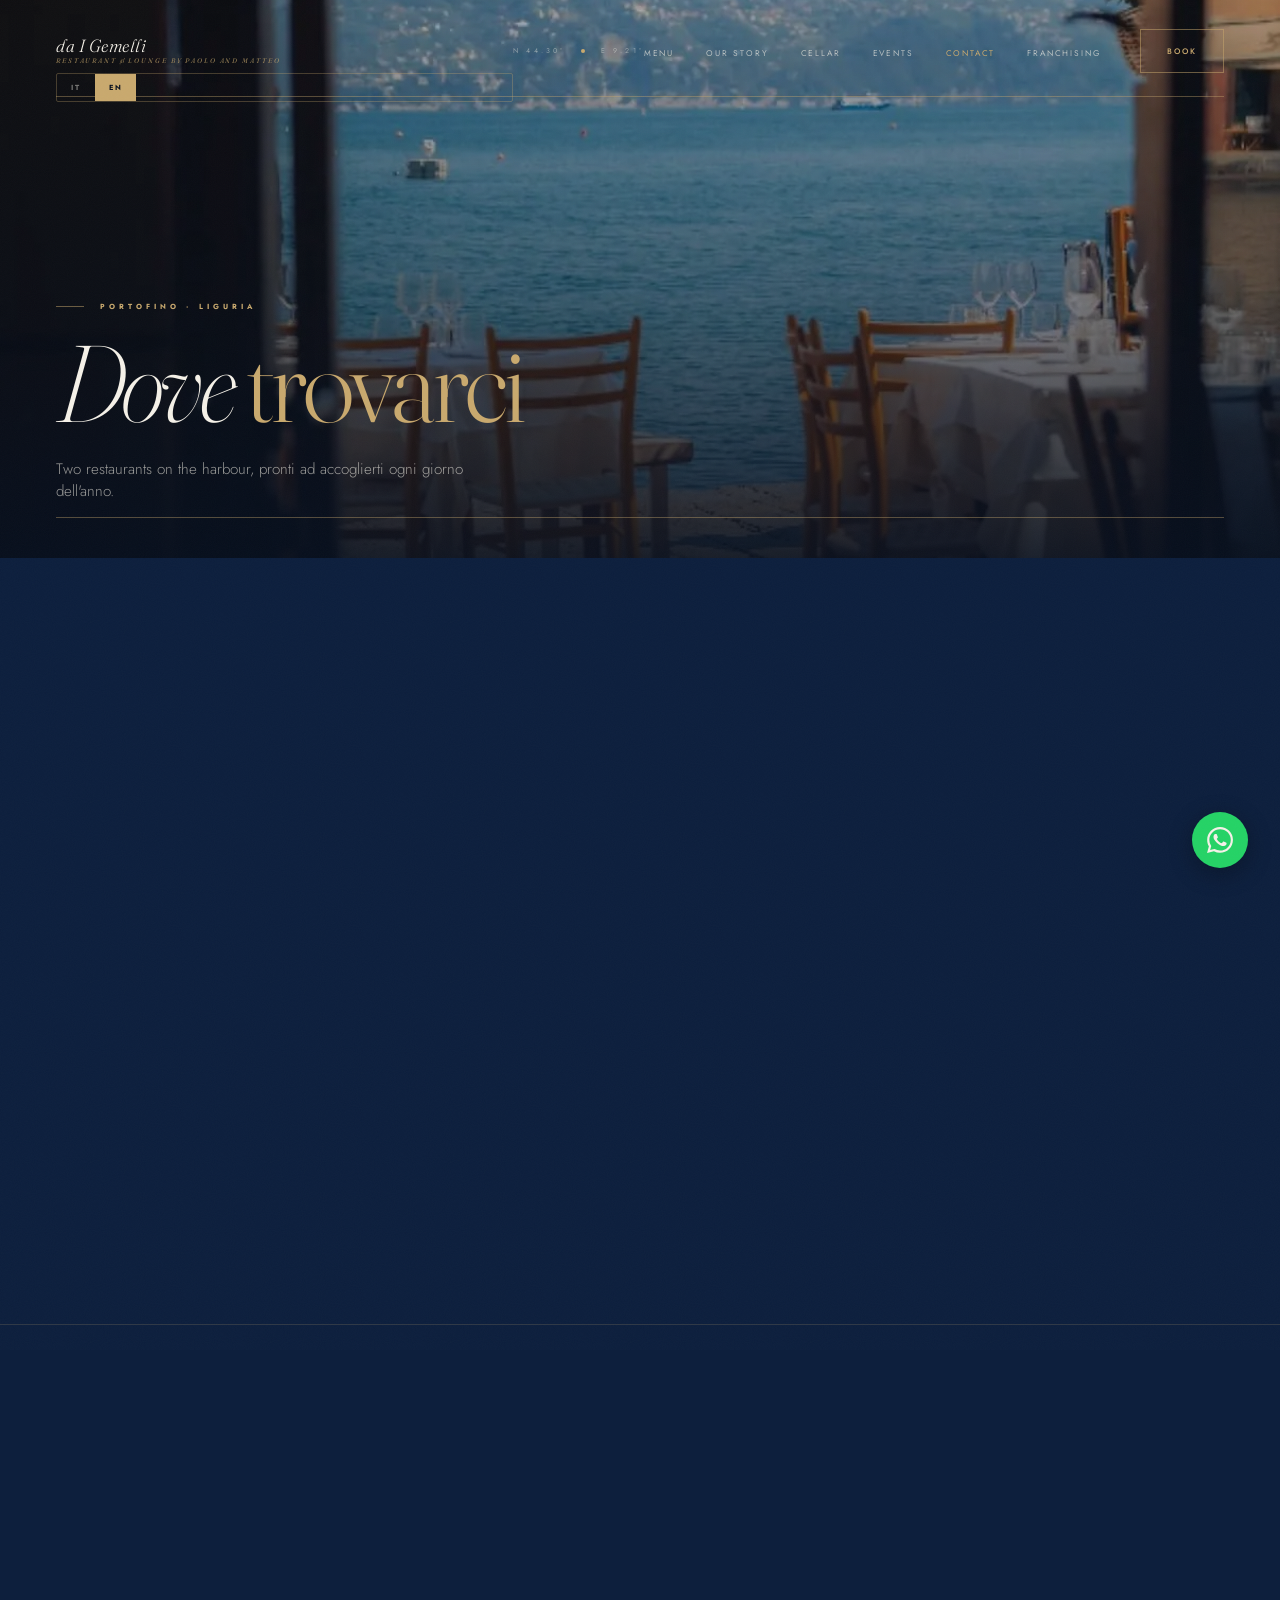
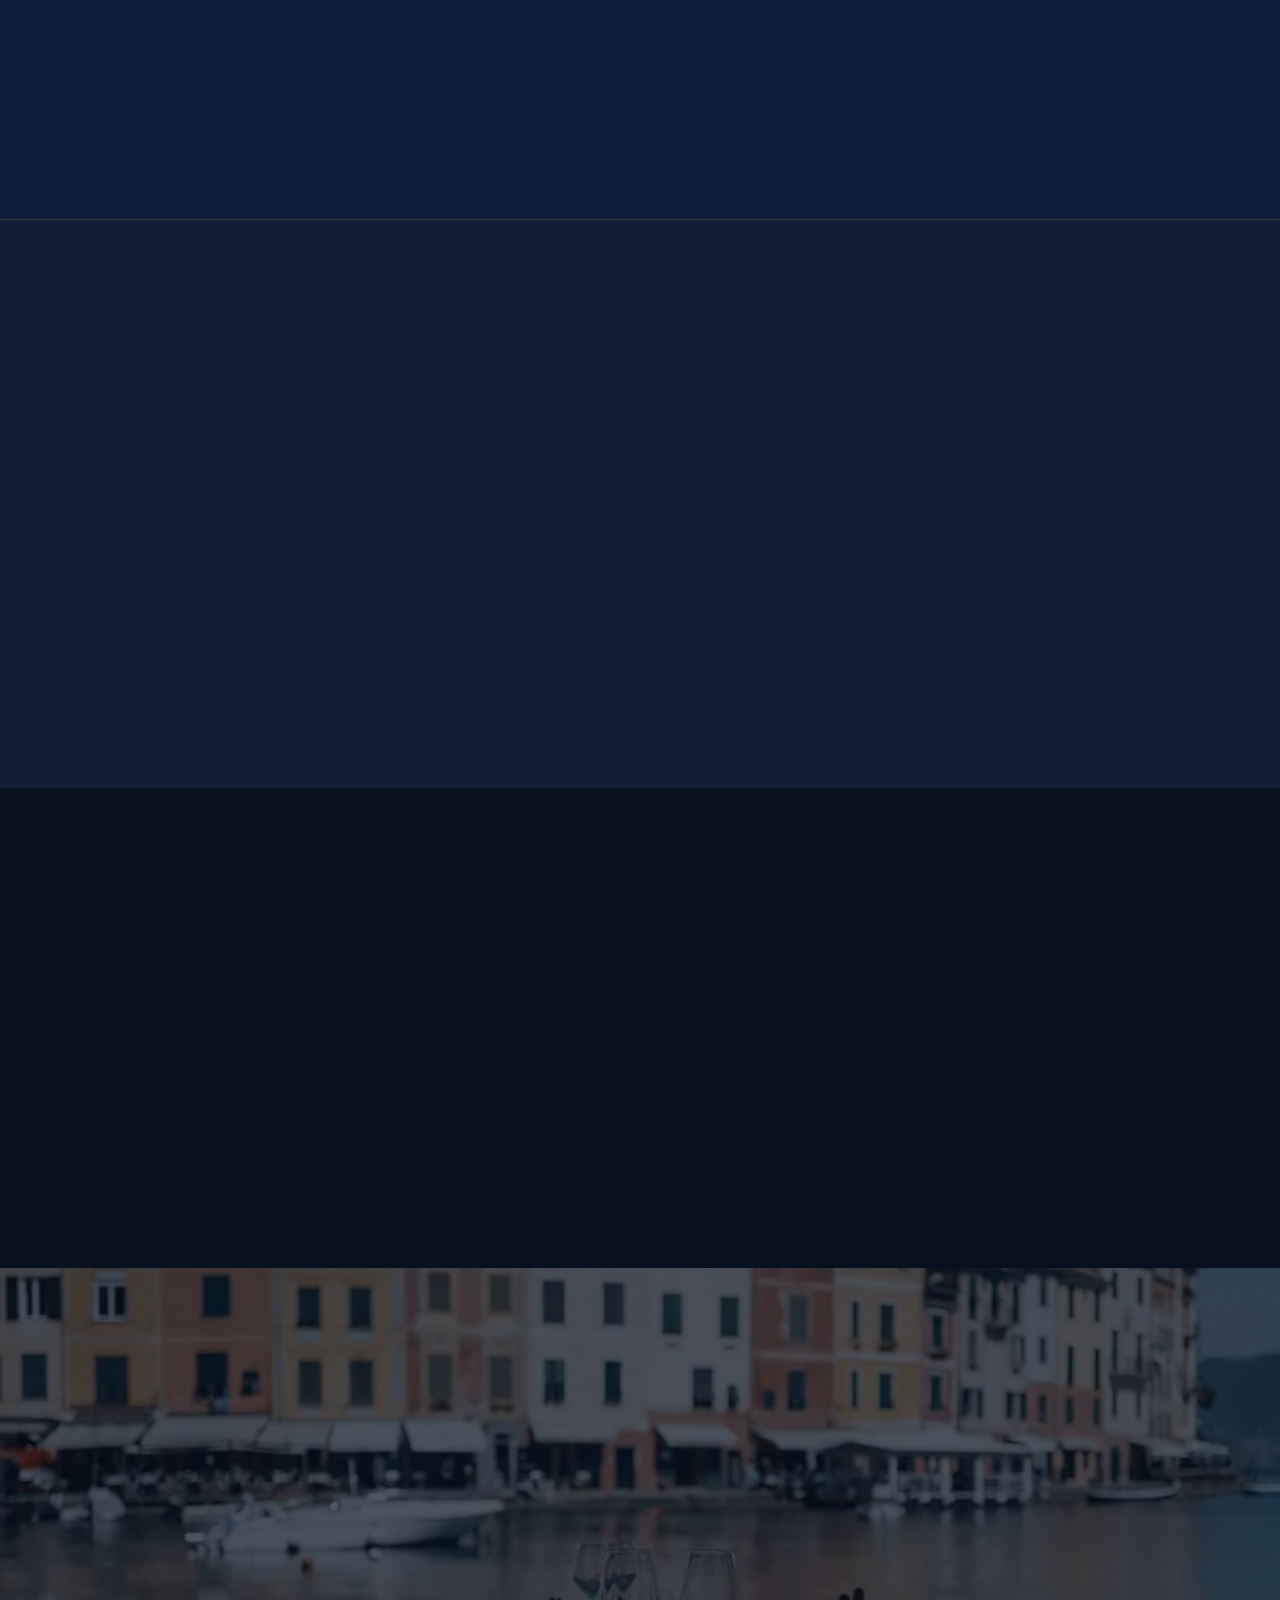
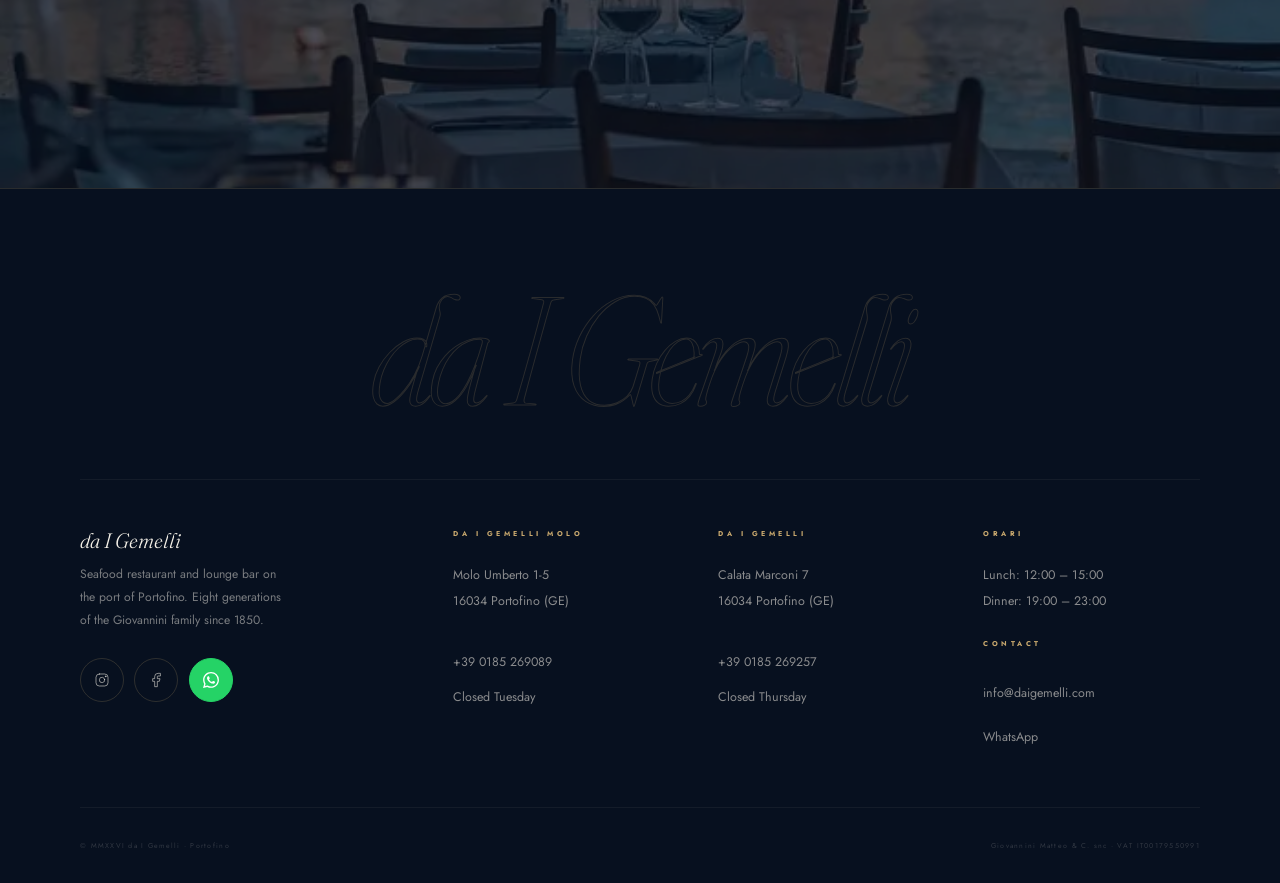
<file: contact.html>
<!DOCTYPE html>
<html lang="en">
<head>
<meta charset="UTF-8"/>
<meta name="viewport" content="width=device-width,initial-scale=1"/>
<meta name="description" content="EN-Dove trovare da I Gemelli a Portofino. Due sedi, orari, telefono, WhatsApp e Google Maps."/>
<meta name="theme-color" content="#07101f"/>
<meta property="og:title" content="Contatti & Dove Trovarci | da I Gemelli · Portofino"/>
<meta property="og:description" content="Dove trovare da I Gemelli a Portofino. Due sedi, orari, telefono, WhatsApp e Google Maps."/>
<title>Contact | Contatti & Dove Trovarci | da I Gemelli · Portofino</title>
<link rel="preconnect" href="https://fonts.googleapis.com"/>
<link rel="preconnect" href="https://fonts.gstatic.com" crossorigin/>
<link rel="preload" as="style" href="https://fonts.googleapis.com/css2?family=Fraunces:ital,opsz,wght@0,9..144,200;0,9..144,300;1,9..144,200;1,9..144,300&family=Jost:wght@300;400;500&display=swap" onload="this.onload=null;this.rel='stylesheet'"/>
<noscript><link rel="stylesheet" href="https://fonts.googleapis.com/css2?family=Fraunces:ital,opsz,wght@0,9..144,200;0,9..144,300;1,9..144,200;1,9..144,300&family=Jost:wght@300;400;500&display=swap"/></noscript>
<link rel="stylesheet" href="../style.css?v=28"/>


<script type="application/ld+json">
{
  "@context":"https://schema.org",
  "@graph":[
    {
      "@type":"Restaurant",
      "@id":"https://daigemelli.com/#molo",
      "name":"da I Gemelli Molo",
      "alternateName":"da I Gemelli",
      "description":"Seafood restaurant and lounge bar a Portofino dal 1850. Otto generazioni della famiglia Giovannini. Cucina di mare, crudi, oyster bar e cantina vini d'eccellenza.",
      "url":"https://daigemelli.com",
      "telephone":"+390185269089",
      "email":"info@daigemelli.com",
      "image":"https://daigemelli.com/assets/hero.jpg",
      "servesCuisine":["Italian","Seafood","Ligurian","Mediterranean"],
      "priceRange":"€€€€",
      "currenciesAccepted":"EUR",
      "paymentAccepted":"Cash, Credit Card",
      "foundingDate":"1850",
      "address":{
        "@type":"PostalAddress",
        "streetAddress":"Molo Umberto 1-5",
        "addressLocality":"Portofino",
        "addressRegion":"GE",
        "postalCode":"16034",
        "addressCountry":"IT"
      },
      "geo":{
        "@type":"GeoCoordinates",
        "latitude":44.3036,
        "longitude":9.2111
      },
      "openingHoursSpecification":[
        {"@type":"OpeningHoursSpecification","dayOfWeek":["Monday","Wednesday","Thursday","Friday","Saturday","Sunday"],"opens":"12:00","closes":"15:00"},
        {"@type":"OpeningHoursSpecification","dayOfWeek":["Monday","Wednesday","Thursday","Friday","Saturday","Sunday"],"opens":"19:00","closes":"23:00"}
      ],
      "hasMenu":"https://www.daigemelli.com/_files/ugd/67f7ff_ebb62bb31aa44353ab1e8b3e9f1c8681.pdf",
      "sameAs":[
        "https://www.instagram.com/ristorantedaigemelli/",
        "https://www.facebook.com/DaIGemelliPortofino"
      ],
      "parentOrganization":{
        "@type":"Organization",
        "name":"da I Gemelli",
        "foundingDate":"1850",
        "founder":[
          {"@type":"Person","name":"Paolo Giovannini"},
          {"@type":"Person","name":"Matteo Giovannini"}
        ]
      }
    },
    {
      "@type":"Restaurant",
      "@id":"https://daigemelli.com/#marconi",
      "name":"da I Gemelli",
      "description":"Seafood restaurant and lounge bar a Portofino. Cucina di mare on the harbour.",
      "url":"https://daigemelli.com",
      "telephone":"+390185269257",
      "email":"info@daigemelli.com",
      "servesCuisine":["Italian","Seafood","Ligurian"],
      "priceRange":"€€€€",
      "address":{
        "@type":"PostalAddress",
        "streetAddress":"Calata Marconi 7",
        "addressLocality":"Portofino",
        "addressRegion":"GE",
        "postalCode":"16034",
        "addressCountry":"IT"
      },
      "geo":{
        "@type":"GeoCoordinates",
        "latitude":44.3034,
        "longitude":9.2108
      },
      "openingHoursSpecification":[
        {"@type":"OpeningHoursSpecification","dayOfWeek":["Monday","Tuesday","Wednesday","Friday","Saturday","Sunday"],"opens":"12:00","closes":"15:00"},
        {"@type":"OpeningHoursSpecification","dayOfWeek":["Monday","Tuesday","Wednesday","Friday","Saturday","Sunday"],"opens":"19:00","closes":"23:00"}
      ]
    },
    {
      "@type":"WebSite",
      "@id":"https://daigemelli.com/#website",
      "url":"https://daigemelli.com",
      "name":"da I Gemelli · Portofino",
      "inLanguage":["it","en"],
      "description":"Seafood restaurant and lounge bar a Portofino dal 1850."
    }
  ]
}
</script>
<link rel="alternate" hreflang="en" href="https://daigemelli.com/contatti"/>
<link rel="alternate" hreflang="en" href="https://daigemelli.com/en/contact"/>
<link rel="alternate" hreflang="x-default" href="https://daigemelli.com/contatti"/>
<link rel="icon" type="image/svg+xml" href="../favicon.svg"/>
<link rel="icon" type="image/png" sizes="32x32" href="../favicon-32x32.png"/>
<link rel="icon" type="image/png" sizes="16x16" href="../favicon-16x16.png"/>
<link rel="apple-touch-icon" sizes="180x180" href="../apple-touch-icon.png"/>
<link rel="manifest" href="../site.webmanifest"/>
<meta name="theme-color" content="#07101f"/>
<link rel="canonical" href="https://daigemelli.com/en/contact"/>
</head>
<body class="">
<a class="skip" href="#main">Skip to content</a>

<nav class="nav" aria-label="Principale">
  <a class="nav__brand" href="../index.html" aria-label="da I Gemelli Portofino">
    <div class="nav__brand-name" style="font-family:var(--serif);font-size:1.1rem;font-weight:300;font-style:italic;color:var(--cream);letter-spacing:.03em;font-variation-settings:'opsz' 60">da I Gemelli</div>
    <div class="nav__brand-sub">Restaurant &amp; Lounge by Paolo and Matteo</div>
  </a>
  <div class="nav__center">
    <div class="nav__coord">
      <span>N 44.30°</span><span class="dot"></span><span>E 9.21°</span>
    </div>
  </div>
  <div class="nav__right">
    <ul class="nav__links"><li><a href="menu.html" class="">Menu</a></li><li><a href="our-story.html" class="">Our Story</a></li><li><a href="cellar.html" class="">Cellar</a></li><li><a href="events.html" class="">Events</a></li><li><a href="contact.html" class="active">Contact</a></li><li><a href="../franchising.html">Franchising</a></li></ul>
    <a class="nav__cta" href="https://www.daigemelli.com/prenotazioni" target="_blank" rel="noopener"><span>Book</span></a>
    <button class="burger" aria-label="Menu" aria-expanded="false"><span></span><span></span><span></span></button>
  </div>

<div class="lang-toggle">
      <a href="../" class="lang-btn" hreflang="it">IT</a>
      <span class="lang-btn active">EN</span>
    </div>
</nav>
<div class="mmenu" id="mmenu" role="dialog" aria-modal="true" aria-label="Menu mobile">
  <ul class="mmenu__nav"><li><a href="menu.html">Menu</a></li><li><a href="our-story.html">Our Story</a></li><li><a href="cellar.html">Cellar</a></li><li><a href="events.html">Events</a></li><li><a href="contact.html">Contact</a></li></ul>
  
    <!-- Language toggle mobile -->
    <div class="mmenu__lang">
      <a href="../" class="mmenu__lang-btn">IT</a>
      <span class="mmenu__lang-btn active">EN</span>
    </div>
    <div class="mmenu__cta-wrap">
    <a class="mmenu__cta" href="https://www.daigemelli.com/prenotazioni" target="_blank" rel="noopener">Book a Table</a>
  </div>
  <div class="mmenu__social">
    <a href="https://www.instagram.com/ristorantedaigemelli/" target="_blank" rel="noopener" aria-label="Instagram"><svg viewBox="0 0 24 24" fill="none" stroke="currentColor" stroke-width="1.5" stroke-linecap="round" stroke-linejoin="round"><rect x="3" y="3" width="18" height="18" rx="5"/><path d="M16 11.37A4 4 0 1 1 12.63 8 4 4 0 0 1 16 11.37z"/><circle cx="17.5" cy="6.5" r=".6" fill="currentColor"/></svg></a>
    <a href="https://www.facebook.com/DaIGemelliPortofino" target="_blank" rel="noopener" aria-label="Facebook"><svg viewBox="0 0 24 24" fill="none" stroke="currentColor" stroke-width="1.5" stroke-linecap="round" stroke-linejoin="round"><path d="M18 2h-3a5 5 0 0 0-5 5v3H7v4h3v8h4v-8h3l1-4h-4V7a1 1 0 0 1 1-1h3z"/></svg></a>
  </div>
</div>
<main id="main">
<div class="page-hero">
  <div class="page-hero__bg"><img src="[data-uri]" alt="Terrazza da I Gemelli con vista mare" class="" loading="eager"/></div>
  <div class="page-hero__veil"></div>
  <div class="page-hero__frame-t"></div>
  <div class="page-hero__frame-b"></div>
  <div class="page-hero__content">
    <p class="page-hero__tag"><span class="hline"></span> Portofino · Liguria</p>
    <h1 class="page-hero__h1">Dove <em>trovarci</em></h1>
    <p class="page-hero__sub">Two restaurants on the harbour, pronti ad accoglierti ogni giorno dell'anno.</p>
  </div>
</div>


<!-- Location cards -->
<section style="background:var(--bg1);padding:6rem 0 0">
  <div class="wrap">
    <div class="contatti-locations">
      <div class="c-loc-card reveal">
        <div class="c-loc-card__img"><img src="[data-uri]" alt="Tavoli da I Gemelli Molo" class="" loading="lazy"/></div>
        <div class="c-loc-card__body">
          <p class="c-loc-card__tag">Location I</p>
          <h2 class="c-loc-card__name">da I Gemelli Molo</h2>
          <address class="c-loc-card__addr">Molo Umberto 1-5 · 16034 Portofino (GE)</address>
          <div class="c-loc-card__info">
            <div class="c-loc-info"><span class="c-loc-info__label">Telefono</span><a href="tel:+390185269089" class="c-loc-info__val">+39 0185 269089</a></div>
            <div class="c-loc-info"><span class="c-loc-info__label">Giorno di chiusura</span><span class="c-loc-info__val" style="color:var(--terra)">Martedì</span></div>
            <div class="c-loc-info"><span class="c-loc-info__label">Pranzo</span><span class="c-loc-info__val">12:00 – 15:00</span></div>
            <div class="c-loc-info"><span class="c-loc-info__label">Cena</span><span class="c-loc-info__val">19:00 – 23:00</span></div>
          </div>
          <a href="https://maps.google.com/?q=Molo+Umberto+1-5+Portofino" target="_blank" rel="noopener" class="c-loc-card__map">Open in Google Maps →</a>
        </div>
      </div>
      <div class="c-loc-card reveal d1">
        <div class="c-loc-card__img"><img src="[data-uri]" alt="Portofino by night" class="" loading="lazy"/></div>
        <div class="c-loc-card__body">
          <p class="c-loc-card__tag">Location II</p>
          <h2 class="c-loc-card__name">da I Gemelli</h2>
          <address class="c-loc-card__addr">Calata Marconi 7 · 16034 Portofino (GE)</address>
          <div class="c-loc-card__info">
            <div class="c-loc-info"><span class="c-loc-info__label">Telefono</span><a href="tel:+390185269257" class="c-loc-info__val">+39 0185 269257</a></div>
            <div class="c-loc-info"><span class="c-loc-info__label">Giorno di chiusura</span><span class="c-loc-info__val" style="color:var(--terra)">Giovedì</span></div>
            <div class="c-loc-info"><span class="c-loc-info__label">Pranzo</span><span class="c-loc-info__val">12:00 – 15:00</span></div>
            <div class="c-loc-info"><span class="c-loc-info__label">Cena</span><span class="c-loc-info__val">19:00 – 23:00</span></div>
          </div>
          <a href="https://maps.google.com/?q=Calata+Marconi+7+Portofino" target="_blank" rel="noopener" class="c-loc-card__map">Open in Google Maps →</a>
        </div>
      </div>
    </div>
  </div>
</section>

<!-- Contact bar -->
<section class="c-contact-bar">
  <div class="wrap">
    <div class="c-contact-bar__grid">
      <div class="c-contact-item reveal">
        <p class="c-contact-item__label">WhatsApp</p>
        <p class="c-contact-item__desc">Prenota, info sul Loft o eventi privati. Risposta entro poche ore.</p>
        <a class="btn btn--wa" href="https://wa.me/393335297759?text=Ciao%2C%20vorrei%20informazioni%20su%20da%20I%20Gemelli" target="_blank" rel="noopener">
          <span><svg viewBox="0 0 24 24" fill="currentColor" aria-hidden="true"><path d="M17.472 14.382c-.297-.149-1.758-.867-2.03-.967-.273-.099-.471-.148-.67.15-.197.297-.767.966-.94 1.164-.173.199-.347.223-.644.075-.297-.15-1.255-.463-2.39-1.475-.883-.788-1.48-1.761-1.653-2.059-.173-.297-.018-.458.13-.606.134-.133.298-.347.446-.52.149-.174.198-.298.298-.497.099-.198.05-.371-.025-.52-.075-.149-.669-1.612-.916-2.207-.242-.579-.487-.5-.669-.51-.173-.008-.371-.01-.57-.01-.198 0-.52.074-.792.372-.272.297-1.04 1.016-1.04 2.479 0 1.462 1.065 2.875 1.213 3.074.149.198 2.096 3.2 5.077 4.487.709.306 1.262.489 1.694.625.712.227 1.36.195 1.871.118.571-.085 1.758-.719 2.006-1.413.248-.694.248-1.289.173-1.413-.074-.124-.272-.198-.57-.347m-5.421 7.403h-.004a9.87 9.87 0 0 1-5.031-1.378l-.361-.214-3.741.982.998-3.648-.235-.374a9.86 9.86 0 0 1-1.51-5.26c.001-5.45 4.436-9.884 9.888-9.884 2.64 0 5.122 1.03 6.988 2.898a9.825 9.825 0 0 1 2.893 6.994c-.003 5.45-4.437 9.884-9.885 9.884m8.413-18.297A11.815 11.815 0 0 0 12.05 0C5.495 0 .16 5.335.157 11.892c0 2.096.547 4.142 1.588 5.945L.057 24l6.305-1.654a11.882 11.882 0 0 0 5.683 1.448h.005c6.554 0 11.89-5.335 11.893-11.893a11.821 11.821 0 0 0-3.48-8.413Z"/></svg> Scrivici</span>
        </a>
        <p style="font-size:.7rem;color:rgba(245,241,232,.3);margin-top:.8rem">+39 333 529 7759</p>
      </div>
      <div class="c-contact-item reveal d1" style="border-left:1px solid var(--line);border-right:1px solid var(--line)">
        <p class="c-contact-item__label">Email</p>
        <p class="c-contact-item__desc">Preventivi eventi, richieste formali e collaborazioni.</p>
        <a href="mailto:info@daigemelli.com" class="btn btn--outline"><span>info@daigemelli.com</span></a>
      </div>
      <div class="c-contact-item reveal d2">
        <p class="c-contact-item__label">Social</p>
        <p class="c-contact-item__desc">Seguici per piatti del giorno, eventi e vita on the harbour.</p>
        <div style="display:flex;gap:.8rem;flex-wrap:wrap;margin-top:1.2rem">
          <a href="https://www.instagram.com/ristorantedaigemelli/" target="_blank" rel="noopener" class="c-social-btn"><svg viewBox="0 0 24 24" fill="none" stroke="currentColor" stroke-width="1.5" stroke-linecap="round" stroke-linejoin="round"><rect x="3" y="3" width="18" height="18" rx="5"/><path d="M16 11.37A4 4 0 1 1 12.63 8 4 4 0 0 1 16 11.37z"/><circle cx="17.5" cy="6.5" r=".6" fill="currentColor"/></svg> Instagram</a>
          <a href="https://www.facebook.com/DaIGemelliPortofino" target="_blank" rel="noopener" class="c-social-btn"><svg viewBox="0 0 24 24" fill="none" stroke="currentColor" stroke-width="1.5" stroke-linecap="round" stroke-linejoin="round"><path d="M18 2h-3a5 5 0 0 0-5 5v3H7v4h3v8h4v-8h3l1-4h-4V7a1 1 0 0 1 1-1h3z"/></svg> Facebook</a>
        </div>
      </div>
    </div>
  </div>
</section>

<!-- How to get here -->
<section style="background:var(--bg2);padding:6rem 0;border-top:1px solid var(--line)">
  <div class="wrap">
    <p class="sec-tag reveal" style="justify-content:center"><span class="hline"></span> How to get here <span class="hline"></span></p>
    <h2 class="sec-h light reveal d1" style="text-align:center;margin-bottom:3rem">Raggiungici a <em>Portofino</em></h2>
    <div class="c-arrive-grid">
      <div class="c-arrive-item reveal"><p class="c-arrive-icon">⚓</p><p class="c-arrive-title">By Boat</p><p class="c-arrive-desc">Il ristorante è a pochi metri dall'approdo del Molo. Banchine per ormeggio disponibili nel porto.</p></div>
      <div class="c-arrive-item reveal d1"><p class="c-arrive-icon">🚗</p><p class="c-arrive-title">By Car</p><p class="c-arrive-desc">Parcheggio a Santa Margherita Ligure. Da lì navetta o taxi-boat per Portofino (10 min).</p></div>
      <div class="c-arrive-item reveal d2"><p class="c-arrive-icon">🚢</p><p class="c-arrive-title">By Ferry</p><p class="c-arrive-desc">Battelli da Rapallo, S. Margherita Ligure e Camogli. Arrivo diretto al porto.</p></div>
      <div class="c-arrive-item reveal d3"><p class="c-arrive-icon">🚂</p><p class="c-arrive-title">By Train</p><p class="c-arrive-desc">Stazione Santa Margherita Ligure (Genova–La Spezia). Bus o taxi fino a Portofino (15 min).</p></div>
    </div>
  </div>
</section>

<div class="map-wrap">
  <iframe src="https://www.google.com/maps?q=Portofino+Molo+Umberto+Ristorante&output=embed&hl=it"
    loading="lazy" referrerpolicy="no-referrer-when-downgrade"
    title="da I Gemelli Portofino" aria-label="Mappa Portofino"></iframe>
</div>


<div class="fullbleed fullbleed--mid">
  <div class="fullbleed__img"><img src="[data-uri]" alt="Tavoli da I Gemelli con vista porto" class="" loading="lazy"/></div>
  <div class="fullbleed__veil" style="background:rgba(7,16,31,.7)"></div>
  <div class="fullbleed__content" style="display:flex;align-items:center;justify-content:center;height:100%;text-align:center">
    <div>
      <p class="sec-h light reveal" style="font-size:clamp(2rem,4.5vw,5rem)"><em>Ci vediamo</em><br/>a Portofino</p>
      <p class="reveal d1" style="margin-top:1.5rem">
        <a class="btn btn--gold" href="https://www.daigemelli.com/prenotazioni" target="_blank" rel="noopener"><span>Prenota il tuo tavolo</span></a>
      </p>
    </div>
  </div>
</div>
</main>
<footer class="footer" aria-label="Footer">
  <div class="wrap">
    <div class="footer__wordmark" aria-hidden="true">da I Gemelli</div>
    <div class="footer__grid">
      <div>
        <p class="footer__brand">da I Gemelli</p>
        <p class="footer__tag">Seafood restaurant and lounge bar on the port of Portofino. Eight generations of the Giovannini family since 1850.</p>
        <div class="footer__social">
          <a href="https://www.instagram.com/ristorantedaigemelli/" target="_blank" rel="noopener" aria-label="Instagram"><svg viewBox="0 0 24 24" fill="none" stroke="currentColor" stroke-width="1.5" stroke-linecap="round" stroke-linejoin="round"><rect x="3" y="3" width="18" height="18" rx="5"/><path d="M16 11.37A4 4 0 1 1 12.63 8 4 4 0 0 1 16 11.37z"/><circle cx="17.5" cy="6.5" r=".6" fill="currentColor"/></svg></a>
          <a href="https://www.facebook.com/DaIGemelliPortofino" target="_blank" rel="noopener" aria-label="Facebook"><svg viewBox="0 0 24 24" fill="none" stroke="currentColor" stroke-width="1.5" stroke-linecap="round" stroke-linejoin="round"><path d="M18 2h-3a5 5 0 0 0-5 5v3H7v4h3v8h4v-8h3l1-4h-4V7a1 1 0 0 1 1-1h3z"/></svg></a>
          <a href="https://wa.me/393335297759?text=Ciao%2C%20vorrei%20informazioni%20su%20da%20I%20Gemelli" target="_blank" rel="noopener" aria-label="WhatsApp" style="background:#25D366;border-color:#25D366;color:#fff"><svg viewBox="0 0 24 24" fill="currentColor" aria-hidden="true"><path d="M17.472 14.382c-.297-.149-1.758-.867-2.03-.967-.273-.099-.471-.148-.67.15-.197.297-.767.966-.94 1.164-.173.199-.347.223-.644.075-.297-.15-1.255-.463-2.39-1.475-.883-.788-1.48-1.761-1.653-2.059-.173-.297-.018-.458.13-.606.134-.133.298-.347.446-.52.149-.174.198-.298.298-.497.099-.198.05-.371-.025-.52-.075-.149-.669-1.612-.916-2.207-.242-.579-.487-.5-.669-.51-.173-.008-.371-.01-.57-.01-.198 0-.52.074-.792.372-.272.297-1.04 1.016-1.04 2.479 0 1.462 1.065 2.875 1.213 3.074.149.198 2.096 3.2 5.077 4.487.709.306 1.262.489 1.694.625.712.227 1.36.195 1.871.118.571-.085 1.758-.719 2.006-1.413.248-.694.248-1.289.173-1.413-.074-.124-.272-.198-.57-.347m-5.421 7.403h-.004a9.87 9.87 0 0 1-5.031-1.378l-.361-.214-3.741.982.998-3.648-.235-.374a9.86 9.86 0 0 1-1.51-5.26c.001-5.45 4.436-9.884 9.888-9.884 2.64 0 5.122 1.03 6.988 2.898a9.825 9.825 0 0 1 2.893 6.994c-.003 5.45-4.437 9.884-9.885 9.884m8.413-18.297A11.815 11.815 0 0 0 12.05 0C5.495 0 .16 5.335.157 11.892c0 2.096.547 4.142 1.588 5.945L.057 24l6.305-1.654a11.882 11.882 0 0 0 5.683 1.448h.005c6.554 0 11.89-5.335 11.893-11.893a11.821 11.821 0 0 0-3.48-8.413Z"/></svg></a>
        </div>
      </div>
      <div class="footer__col">
        <h4>da I Gemelli Molo</h4>
        <address>Molo Umberto 1-5<br/>16034 Portofino (GE)<br/><br/>
          <a href="tel:+390185269089">+39 0185 269089</a><br/>Closed Tuesday
        </address>
      </div>
      <div class="footer__col">
        <h4>da I Gemelli</h4>
        <address>Calata Marconi 7<br/>16034 Portofino (GE)<br/><br/>
          <a href="tel:+390185269257">+39 0185 269257</a><br/>Closed Thursday
        </address>
      </div>
      <div class="footer__col">
        <h4>Orari</h4>
        <p>Lunch: 12:00 – 15:00<br/>Dinner: 19:00 – 23:00</p>
        <h4 style="margin-top:1.5rem">Contact</h4>
        <p><a href="mailto:info@daigemelli.com">info@daigemelli.com</a><br/>
        <a href="https://wa.me/393335297759?text=Ciao%2C%20vorrei%20informazioni%20su%20da%20I%20Gemelli">WhatsApp</a></p>
      </div>
    </div>
    <div class="footer__bottom">
      <p class="footer__copy">&copy; MMXXVI da I Gemelli · Portofino</p>
      <p class="footer__piva">Giovannini Matteo &amp; C. snc · VAT IT00179550991</p>
    </div>
  </div>
</footer>
<a class="wa-float" href="https://wa.me/393335297759?text=Ciao%2C%20vorrei%20informazioni%20su%20da%20I%20Gemelli" target="_blank" rel="noopener" aria-label="WhatsApp"><svg viewBox="0 0 24 24" fill="currentColor" aria-hidden="true"><path d="M17.472 14.382c-.297-.149-1.758-.867-2.03-.967-.273-.099-.471-.148-.67.15-.197.297-.767.966-.94 1.164-.173.199-.347.223-.644.075-.297-.15-1.255-.463-2.39-1.475-.883-.788-1.48-1.761-1.653-2.059-.173-.297-.018-.458.13-.606.134-.133.298-.347.446-.52.149-.174.198-.298.298-.497.099-.198.05-.371-.025-.52-.075-.149-.669-1.612-.916-2.207-.242-.579-.487-.5-.669-.51-.173-.008-.371-.01-.57-.01-.198 0-.52.074-.792.372-.272.297-1.04 1.016-1.04 2.479 0 1.462 1.065 2.875 1.213 3.074.149.198 2.096 3.2 5.077 4.487.709.306 1.262.489 1.694.625.712.227 1.36.195 1.871.118.571-.085 1.758-.719 2.006-1.413.248-.694.248-1.289.173-1.413-.074-.124-.272-.198-.57-.347m-5.421 7.403h-.004a9.87 9.87 0 0 1-5.031-1.378l-.361-.214-3.741.982.998-3.648-.235-.374a9.86 9.86 0 0 1-1.51-5.26c.001-5.45 4.436-9.884 9.888-9.884 2.64 0 5.122 1.03 6.988 2.898a9.825 9.825 0 0 1 2.893 6.994c-.003 5.45-4.437 9.884-9.885 9.884m8.413-18.297A11.815 11.815 0 0 0 12.05 0C5.495 0 .16 5.335.157 11.892c0 2.096.547 4.142 1.588 5.945L.057 24l6.305-1.654a11.882 11.882 0 0 0 5.683 1.448h.005c6.554 0 11.89-5.335 11.893-11.893a11.821 11.821 0 0 0-3.48-8.413Z"/></svg></a>
<script src="../main.js?v=28" defer></script>
</body>
</html>
</file>
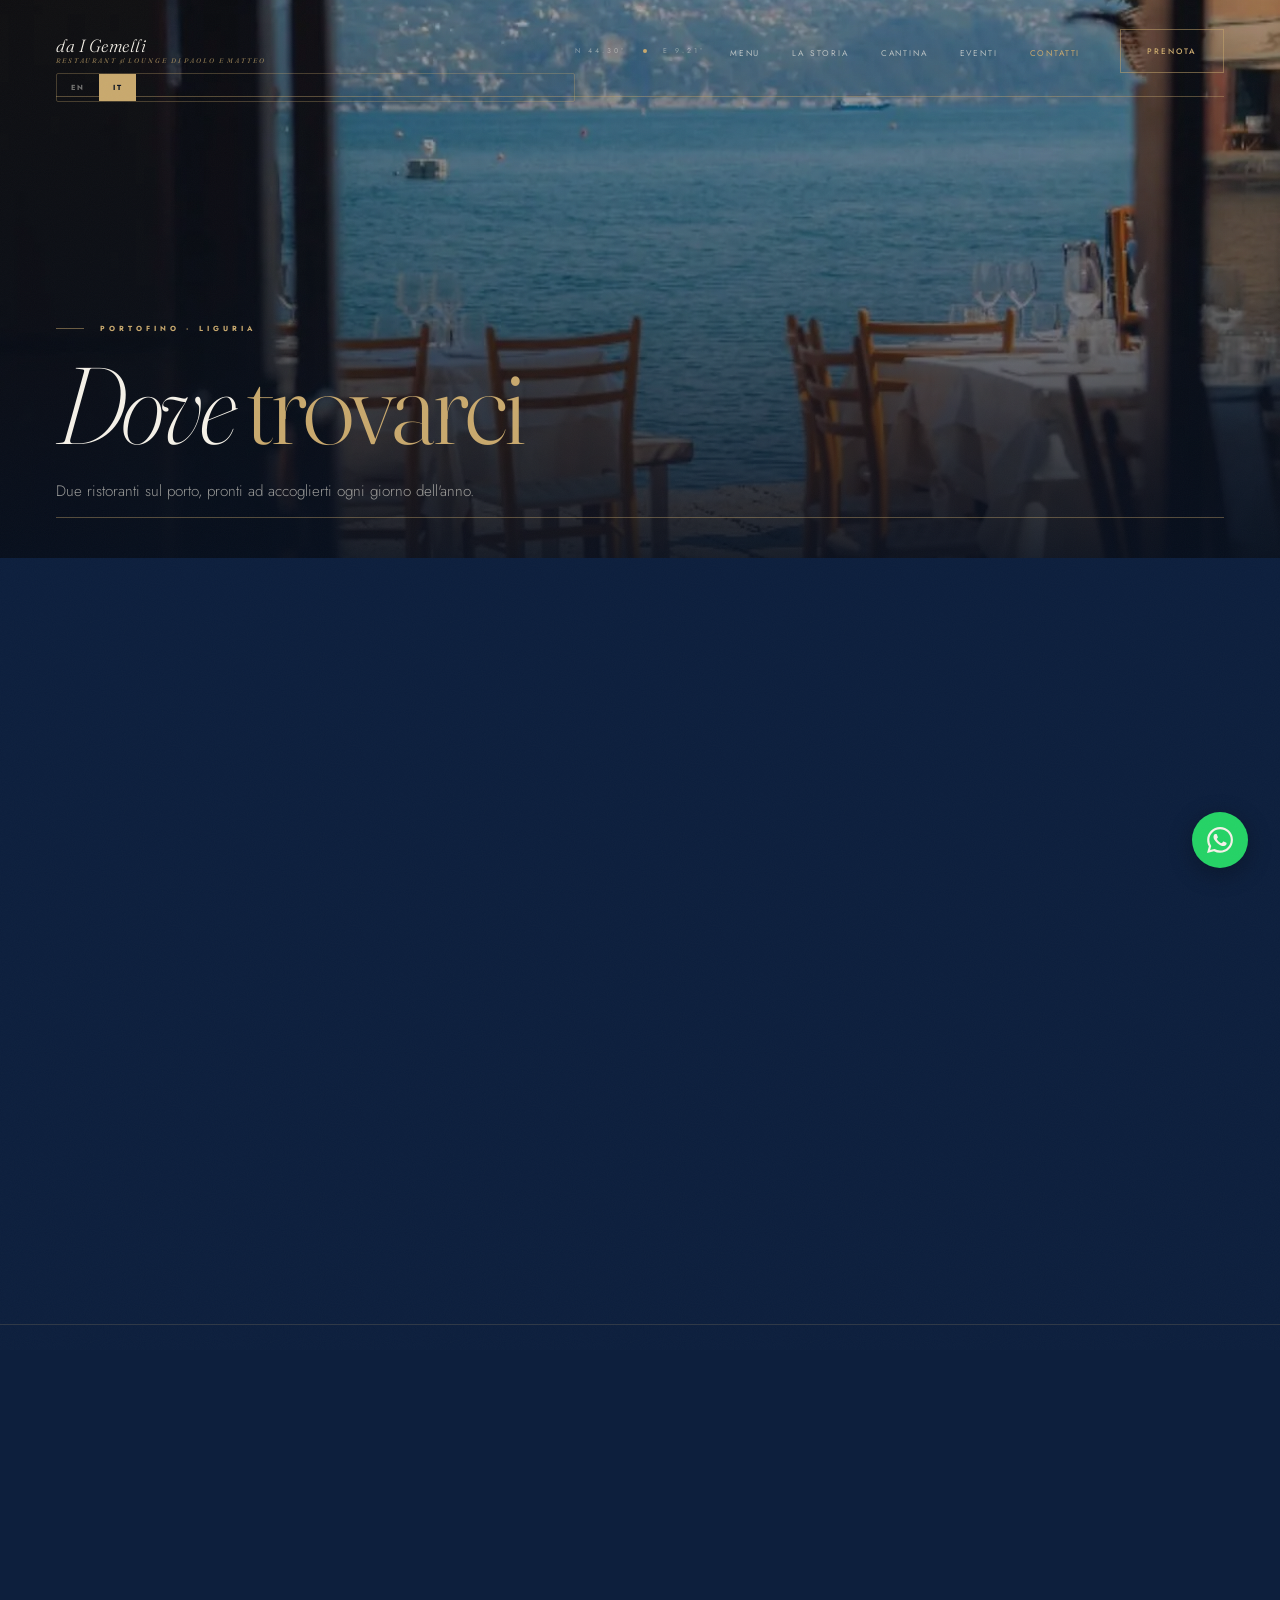
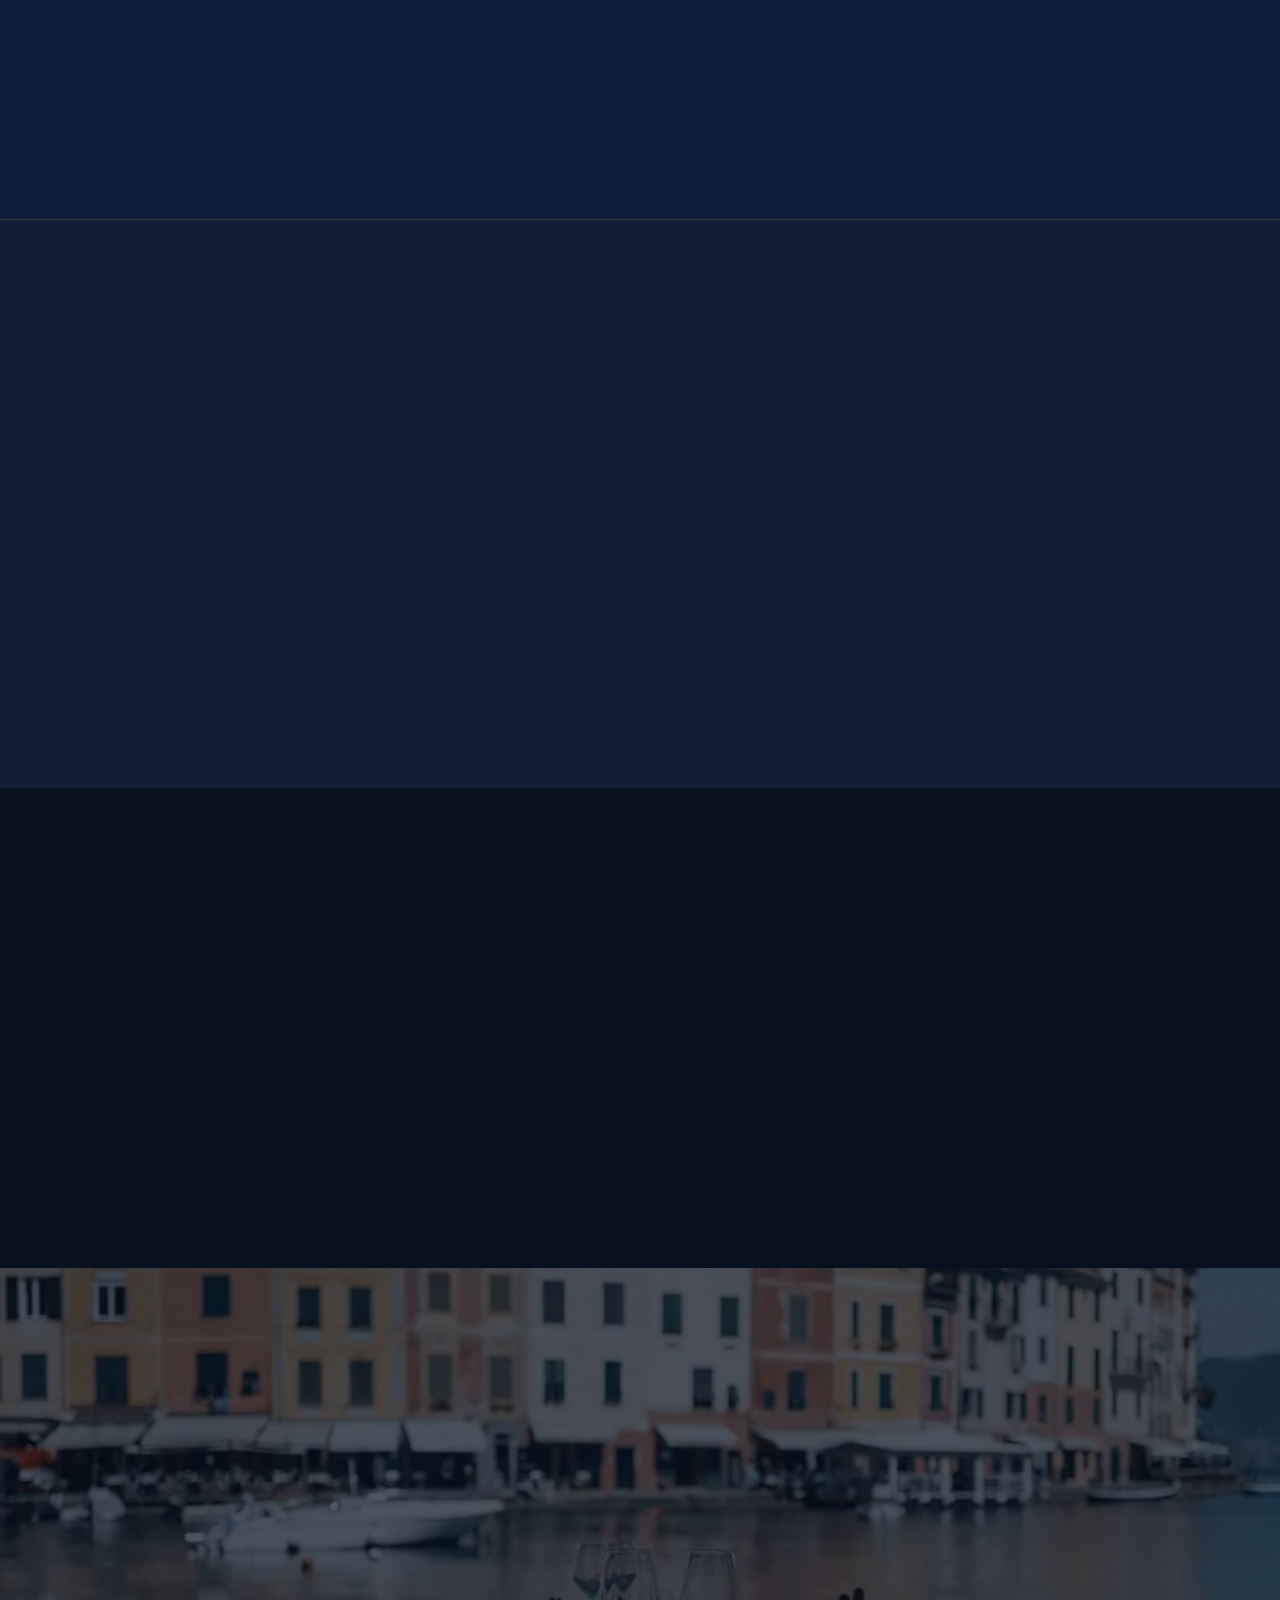
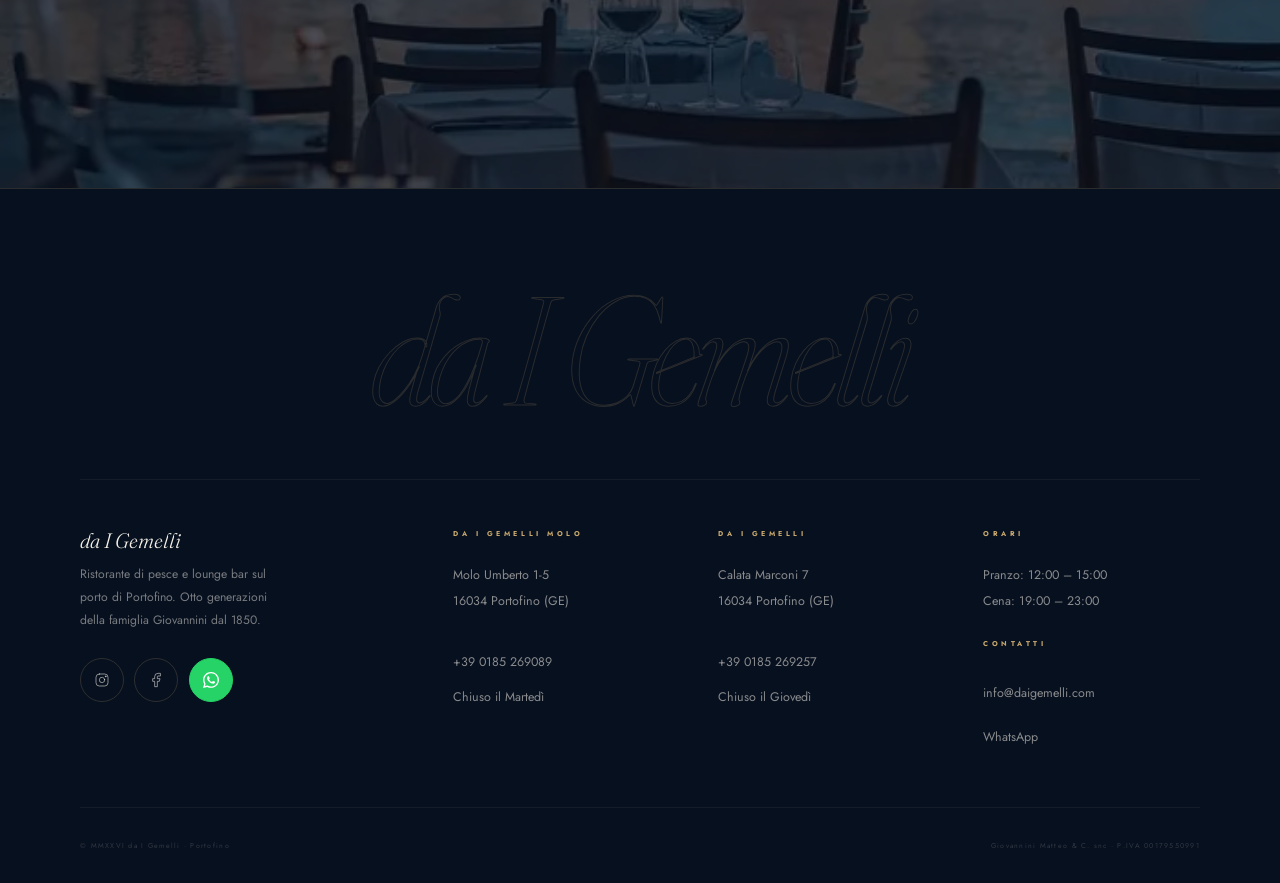
<file: contatti.html>
<!DOCTYPE html>
<html lang="it">
<head>
<meta charset="UTF-8"/>
<meta name="viewport" content="width=device-width,initial-scale=1"/>
<meta name="description" content="Dove trovare da I Gemelli a Portofino. Due sedi, orari, telefono, WhatsApp e Google Maps."/>
<meta name="theme-color" content="#07101f"/>
<meta property="og:title" content="Contatti & Dove Trovarci | da I Gemelli · Portofino"/>
<meta property="og:description" content="Dove trovare da I Gemelli a Portofino. Due sedi, orari, telefono, WhatsApp e Google Maps."/>
<title>Contatti & Dove Trovarci | da I Gemelli · Portofino</title>
<link rel="preconnect" href="https://fonts.googleapis.com"/>
<link rel="preconnect" href="https://fonts.gstatic.com" crossorigin/>
<link rel="preload" as="style" href="https://fonts.googleapis.com/css2?family=Fraunces:ital,opsz,wght@0,9..144,200;0,9..144,300;1,9..144,200;1,9..144,300&family=Jost:wght@300;400;500&display=swap" onload="this.onload=null;this.rel='stylesheet'"/>
<noscript><link rel="stylesheet" href="https://fonts.googleapis.com/css2?family=Fraunces:ital,opsz,wght@0,9..144,200;0,9..144,300;1,9..144,200;1,9..144,300&family=Jost:wght@300;400;500&display=swap"/></noscript>
<link rel="stylesheet" href="style.css?v=28"/>


<script type="application/ld+json">
{
  "@context":"https://schema.org",
  "@graph":[
    {
      "@type":"Restaurant",
      "@id":"https://daigemelli.com/#molo",
      "name":"da I Gemelli Molo",
      "alternateName":"da I Gemelli",
      "description":"Ristorante di pesce e lounge bar a Portofino dal 1850. Otto generazioni della famiglia Giovannini. Cucina di mare, crudi, oyster bar e cantina vini d'eccellenza.",
      "url":"https://daigemelli.com",
      "telephone":"+390185269089",
      "email":"info@daigemelli.com",
      "image":"https://daigemelli.com/assets/hero.jpg",
      "servesCuisine":["Italian","Seafood","Ligurian","Mediterranean"],
      "priceRange":"€€€€",
      "currenciesAccepted":"EUR",
      "paymentAccepted":"Cash, Credit Card",
      "foundingDate":"1850",
      "address":{
        "@type":"PostalAddress",
        "streetAddress":"Molo Umberto 1-5",
        "addressLocality":"Portofino",
        "addressRegion":"GE",
        "postalCode":"16034",
        "addressCountry":"IT"
      },
      "geo":{
        "@type":"GeoCoordinates",
        "latitude":44.3036,
        "longitude":9.2111
      },
      "openingHoursSpecification":[
        {"@type":"OpeningHoursSpecification","dayOfWeek":["Monday","Wednesday","Thursday","Friday","Saturday","Sunday"],"opens":"12:00","closes":"15:00"},
        {"@type":"OpeningHoursSpecification","dayOfWeek":["Monday","Wednesday","Thursday","Friday","Saturday","Sunday"],"opens":"19:00","closes":"23:00"}
      ],
      "hasMenu":"https://www.daigemelli.com/_files/ugd/67f7ff_ebb62bb31aa44353ab1e8b3e9f1c8681.pdf",
      "sameAs":[
        "https://www.instagram.com/ristorantedaigemelli/",
        "https://www.facebook.com/DaIGemelliPortofino"
      ],
      "parentOrganization":{
        "@type":"Organization",
        "name":"da I Gemelli",
        "foundingDate":"1850",
        "founder":[
          {"@type":"Person","name":"Paolo Giovannini"},
          {"@type":"Person","name":"Matteo Giovannini"}
        ]
      }
    },
    {
      "@type":"Restaurant",
      "@id":"https://daigemelli.com/#marconi",
      "name":"da I Gemelli",
      "description":"Ristorante di pesce e lounge bar a Portofino. Cucina di mare sul porto.",
      "url":"https://daigemelli.com",
      "telephone":"+390185269257",
      "email":"info@daigemelli.com",
      "servesCuisine":["Italian","Seafood","Ligurian"],
      "priceRange":"€€€€",
      "address":{
        "@type":"PostalAddress",
        "streetAddress":"Calata Marconi 7",
        "addressLocality":"Portofino",
        "addressRegion":"GE",
        "postalCode":"16034",
        "addressCountry":"IT"
      },
      "geo":{
        "@type":"GeoCoordinates",
        "latitude":44.3034,
        "longitude":9.2108
      },
      "openingHoursSpecification":[
        {"@type":"OpeningHoursSpecification","dayOfWeek":["Monday","Tuesday","Wednesday","Friday","Saturday","Sunday"],"opens":"12:00","closes":"15:00"},
        {"@type":"OpeningHoursSpecification","dayOfWeek":["Monday","Tuesday","Wednesday","Friday","Saturday","Sunday"],"opens":"19:00","closes":"23:00"}
      ]
    },
    {
      "@type":"WebSite",
      "@id":"https://daigemelli.com/#website",
      "url":"https://daigemelli.com",
      "name":"da I Gemelli · Portofino",
      "inLanguage":["it","en"],
      "description":"Ristorante di pesce e lounge bar a Portofino dal 1850."
    }
  ]
}
</script>
<link rel="alternate" hreflang="it" href="https://daigemelli.com/contatti"/>
<link rel="alternate" hreflang="en" href="https://daigemelli.com/en/contact"/>
<link rel="alternate" hreflang="x-default" href="https://daigemelli.com/contatti"/>
<link rel="icon" type="image/svg+xml" href="/favicon.svg"/>
<link rel="icon" type="image/png" sizes="32x32" href="/favicon-32x32.png"/>
<link rel="icon" type="image/png" sizes="16x16" href="/favicon-16x16.png"/>
<link rel="apple-touch-icon" sizes="180x180" href="/apple-touch-icon.png"/>
<link rel="manifest" href="/site.webmanifest"/>
<meta name="theme-color" content="#07101f"/>
<link rel="canonical" href="https://daigemelli.com/contatti"/>
</head>
<body class="">
<a class="skip" href="#main">Salta al contenuto</a>

<nav class="nav" aria-label="Principale">
  <a class="nav__brand" href="index.html" aria-label="da I Gemelli Portofino">
    <div class="nav__brand-name" style="font-family:var(--serif);font-size:1.1rem;font-weight:300;font-style:italic;color:var(--cream);letter-spacing:.03em;font-variation-settings:'opsz' 60">da I Gemelli</div>
    <div class="nav__brand-sub">Restaurant &amp; Lounge di Paolo e Matteo</div>
  </a>
  <div class="nav__center">
    <div class="nav__coord">
      <span>N 44.30°</span><span class="dot"></span><span>E 9.21°</span>
    </div>
  </div>
  <div class="nav__right">
    <ul class="nav__links"><li><a href="menu.html" class="">Menu</a></li><li><a href="storia.html" class="">La Storia</a></li><li><a href="cantina.html" class="">Cantina</a></li><li><a href="eventi.html" class="">Eventi</a></li><li><a href="contatti.html" class="active">Contatti</a></li></ul>
    <a class="nav__cta" data-mag href="https://www.daigemelli.com/prenotazioni" target="_blank" rel="noopener"><span>Prenota</span></a>
    <button class="burger" aria-label="Menu" aria-expanded="false"><span></span><span></span><span></span></button>
  </div>

<div class="lang-toggle">
      <a href="en/contact.html" class="lang-btn" hreflang="en">EN</a>
      <span class="lang-btn active">IT</span>
    </div>
</nav>
<div class="mmenu" id="mmenu" role="dialog" aria-modal="true" aria-label="Menu mobile">
  <ul class="mmenu__nav"><li><a href="menu.html">Menu</a></li><li><a href="storia.html">La Storia</a></li><li><a href="cantina.html">Cantina</a></li><li><a href="eventi.html">Eventi</a></li><li><a href="contatti.html">Contatti</a></li>
      <li><a href="franchising.html">Franchising</a></li></ul>
  
    <!-- Language toggle mobile -->
    <div class="mmenu__lang">
      <a href="en/contact.html" class="mmenu__lang-btn">EN</a>
      <span class="mmenu__lang-btn active">IT</span>
    </div>
    <div class="mmenu__cta-wrap">
    <a class="mmenu__cta" href="https://www.daigemelli.com/prenotazioni" target="_blank" rel="noopener">Prenota un Tavolo</a>
  </div>
  <div class="mmenu__social">
    <a href="https://www.instagram.com/ristorantedaigemelli/" target="_blank" rel="noopener" aria-label="Instagram"><svg viewBox="0 0 24 24" fill="none" stroke="currentColor" stroke-width="1.5" stroke-linecap="round" stroke-linejoin="round"><rect x="3" y="3" width="18" height="18" rx="5"/><path d="M16 11.37A4 4 0 1 1 12.63 8 4 4 0 0 1 16 11.37z"/><circle cx="17.5" cy="6.5" r=".6" fill="currentColor"/></svg></a>
    <a href="https://www.facebook.com/DaIGemelliPortofino" target="_blank" rel="noopener" aria-label="Facebook"><svg viewBox="0 0 24 24" fill="none" stroke="currentColor" stroke-width="1.5" stroke-linecap="round" stroke-linejoin="round"><path d="M18 2h-3a5 5 0 0 0-5 5v3H7v4h3v8h4v-8h3l1-4h-4V7a1 1 0 0 1 1-1h3z"/></svg></a>
  </div>
</div>
<main id="main">
<div class="page-hero">
  <div class="page-hero__bg"><img src="[data-uri]" alt="Terrazza da I Gemelli con vista mare" class="" loading="eager"/></div>
  <div class="page-hero__veil"></div>
  <div class="page-hero__frame-t"></div>
  <div class="page-hero__frame-b"></div>
  <div class="page-hero__content">
    <p class="page-hero__tag"><span class="hline"></span> Portofino · Liguria</p>
    <h1 class="page-hero__h1">Dove <em>trovarci</em></h1>
    <p class="page-hero__sub">Due ristoranti sul porto, pronti ad accoglierti ogni giorno dell'anno.</p>
  </div>
</div>


<!-- Location cards -->
<section style="background:var(--bg1);padding:6rem 0 0">
  <div class="wrap">
    <div class="contatti-locations">
      <div class="c-loc-card reveal">
        <div class="c-loc-card__img"><img src="[data-uri]" alt="Tavoli da I Gemelli Molo" class="" loading="lazy"/></div>
        <div class="c-loc-card__body">
          <p class="c-loc-card__tag">Sede I</p>
          <h2 class="c-loc-card__name">da I Gemelli Molo</h2>
          <address class="c-loc-card__addr">Molo Umberto 1-5 · 16034 Portofino (GE)</address>
          <div class="c-loc-card__info">
            <div class="c-loc-info"><span class="c-loc-info__label">Telefono</span><a href="tel:+390185269089" class="c-loc-info__val">+39 0185 269089</a></div>
            <div class="c-loc-info"><span class="c-loc-info__label">Giorno di chiusura</span><span class="c-loc-info__val" style="color:var(--terra)">Martedì</span></div>
            <div class="c-loc-info"><span class="c-loc-info__label">Pranzo</span><span class="c-loc-info__val">12:00 – 15:00</span></div>
            <div class="c-loc-info"><span class="c-loc-info__label">Cena</span><span class="c-loc-info__val">19:00 – 23:00</span></div>
          </div>
          <a href="https://maps.google.com/?q=Molo+Umberto+1-5+Portofino" target="_blank" rel="noopener" class="c-loc-card__map">Apri in Google Maps →</a>
        </div>
      </div>
      <div class="c-loc-card reveal d1">
        <div class="c-loc-card__img"><img src="[data-uri]" alt="Portofino di notte" class="" loading="lazy"/></div>
        <div class="c-loc-card__body">
          <p class="c-loc-card__tag">Sede II</p>
          <h2 class="c-loc-card__name">da I Gemelli</h2>
          <address class="c-loc-card__addr">Calata Marconi 7 · 16034 Portofino (GE)</address>
          <div class="c-loc-card__info">
            <div class="c-loc-info"><span class="c-loc-info__label">Telefono</span><a href="tel:+390185269257" class="c-loc-info__val">+39 0185 269257</a></div>
            <div class="c-loc-info"><span class="c-loc-info__label">Giorno di chiusura</span><span class="c-loc-info__val" style="color:var(--terra)">Giovedì</span></div>
            <div class="c-loc-info"><span class="c-loc-info__label">Pranzo</span><span class="c-loc-info__val">12:00 – 15:00</span></div>
            <div class="c-loc-info"><span class="c-loc-info__label">Cena</span><span class="c-loc-info__val">19:00 – 23:00</span></div>
          </div>
          <a href="https://maps.google.com/?q=Calata+Marconi+7+Portofino" target="_blank" rel="noopener" class="c-loc-card__map">Apri in Google Maps →</a>
        </div>
      </div>
    </div>
  </div>
</section>

<!-- Contact bar -->
<section class="c-contact-bar">
  <div class="wrap">
    <div class="c-contact-bar__grid">
      <div class="c-contact-item reveal">
        <p class="c-contact-item__label">WhatsApp</p>
        <p class="c-contact-item__desc">Prenota, info sul Loft o eventi privati. Risposta entro poche ore.</p>
        <a class="btn btn--wa" href="https://wa.me/393335297759?text=Ciao%2C%20vorrei%20informazioni%20su%20da%20I%20Gemelli" target="_blank" rel="noopener">
          <span><svg viewBox="0 0 24 24" fill="currentColor" aria-hidden="true"><path d="M17.472 14.382c-.297-.149-1.758-.867-2.03-.967-.273-.099-.471-.148-.67.15-.197.297-.767.966-.94 1.164-.173.199-.347.223-.644.075-.297-.15-1.255-.463-2.39-1.475-.883-.788-1.48-1.761-1.653-2.059-.173-.297-.018-.458.13-.606.134-.133.298-.347.446-.52.149-.174.198-.298.298-.497.099-.198.05-.371-.025-.52-.075-.149-.669-1.612-.916-2.207-.242-.579-.487-.5-.669-.51-.173-.008-.371-.01-.57-.01-.198 0-.52.074-.792.372-.272.297-1.04 1.016-1.04 2.479 0 1.462 1.065 2.875 1.213 3.074.149.198 2.096 3.2 5.077 4.487.709.306 1.262.489 1.694.625.712.227 1.36.195 1.871.118.571-.085 1.758-.719 2.006-1.413.248-.694.248-1.289.173-1.413-.074-.124-.272-.198-.57-.347m-5.421 7.403h-.004a9.87 9.87 0 0 1-5.031-1.378l-.361-.214-3.741.982.998-3.648-.235-.374a9.86 9.86 0 0 1-1.51-5.26c.001-5.45 4.436-9.884 9.888-9.884 2.64 0 5.122 1.03 6.988 2.898a9.825 9.825 0 0 1 2.893 6.994c-.003 5.45-4.437 9.884-9.885 9.884m8.413-18.297A11.815 11.815 0 0 0 12.05 0C5.495 0 .16 5.335.157 11.892c0 2.096.547 4.142 1.588 5.945L.057 24l6.305-1.654a11.882 11.882 0 0 0 5.683 1.448h.005c6.554 0 11.89-5.335 11.893-11.893a11.821 11.821 0 0 0-3.48-8.413Z"/></svg> Scrivici</span>
        </a>
        <p style="font-size:.7rem;color:rgba(245,241,232,.3);margin-top:.8rem">+39 333 529 7759</p>
      </div>
      <div class="c-contact-item reveal d1" style="border-left:1px solid var(--line);border-right:1px solid var(--line)">
        <p class="c-contact-item__label">Email</p>
        <p class="c-contact-item__desc">Preventivi eventi, richieste formali e collaborazioni.</p>
        <a href="mailto:info@daigemelli.com" class="btn btn--outline" data-mag><span>info@daigemelli.com</span></a>
      </div>
      <div class="c-contact-item reveal d2">
        <p class="c-contact-item__label">Social</p>
        <p class="c-contact-item__desc">Seguici per piatti del giorno, eventi e vita sul porto.</p>
        <div style="display:flex;gap:.8rem;flex-wrap:wrap;margin-top:1.2rem">
          <a href="https://www.instagram.com/ristorantedaigemelli/" target="_blank" rel="noopener" class="c-social-btn"><svg viewBox="0 0 24 24" fill="none" stroke="currentColor" stroke-width="1.5" stroke-linecap="round" stroke-linejoin="round"><rect x="3" y="3" width="18" height="18" rx="5"/><path d="M16 11.37A4 4 0 1 1 12.63 8 4 4 0 0 1 16 11.37z"/><circle cx="17.5" cy="6.5" r=".6" fill="currentColor"/></svg> Instagram</a>
          <a href="https://www.facebook.com/DaIGemelliPortofino" target="_blank" rel="noopener" class="c-social-btn"><svg viewBox="0 0 24 24" fill="none" stroke="currentColor" stroke-width="1.5" stroke-linecap="round" stroke-linejoin="round"><path d="M18 2h-3a5 5 0 0 0-5 5v3H7v4h3v8h4v-8h3l1-4h-4V7a1 1 0 0 1 1-1h3z"/></svg> Facebook</a>
        </div>
      </div>
    </div>
  </div>
</section>

<!-- Come arrivare -->
<section style="background:var(--bg2);padding:6rem 0;border-top:1px solid var(--line)">
  <div class="wrap">
    <p class="sec-tag reveal" style="justify-content:center"><span class="hline"></span> Come arrivare <span class="hline"></span></p>
    <h2 class="sec-h light reveal d1" style="text-align:center;margin-bottom:3rem">Raggiungici a <em>Portofino</em></h2>
    <div class="c-arrive-grid">
      <div class="c-arrive-item reveal"><p class="c-arrive-icon">⚓</p><p class="c-arrive-title">In Barca</p><p class="c-arrive-desc">Il ristorante è a pochi metri dall'approdo del Molo. Banchine per ormeggio disponibili nel porto.</p></div>
      <div class="c-arrive-item reveal d1"><p class="c-arrive-icon">🚗</p><p class="c-arrive-title">In Auto</p><p class="c-arrive-desc">Parcheggio a Santa Margherita Ligure. Da lì navetta o taxi-boat per Portofino (10 min).</p></div>
      <div class="c-arrive-item reveal d2"><p class="c-arrive-icon">🚢</p><p class="c-arrive-title">In Traghetto</p><p class="c-arrive-desc">Battelli da Rapallo, S. Margherita Ligure e Camogli. Arrivo diretto al porto.</p></div>
      <div class="c-arrive-item reveal d3"><p class="c-arrive-icon">🚂</p><p class="c-arrive-title">In Treno</p><p class="c-arrive-desc">Stazione Santa Margherita Ligure (Genova–La Spezia). Bus o taxi fino a Portofino (15 min).</p></div>
    </div>
  </div>
</section>

<div class="map-wrap">
  <iframe src="https://www.google.com/maps?q=Portofino+Molo+Umberto+Ristorante&output=embed&hl=it"
    loading="lazy" referrerpolicy="no-referrer-when-downgrade"
    title="da I Gemelli Portofino" aria-label="Mappa Portofino"></iframe>
</div>


<div class="fullbleed fullbleed--mid">
  <div class="fullbleed__img"><img src="[data-uri]" alt="Tavoli da I Gemelli con vista porto" class="" loading="lazy"/></div>
  <div class="fullbleed__veil" style="background:rgba(7,16,31,.7)"></div>
  <div class="fullbleed__content" style="display:flex;align-items:center;justify-content:center;height:100%;text-align:center">
    <div>
      <p class="sec-h light reveal" style="font-size:clamp(2rem,4.5vw,5rem)"><em>Ci vediamo</em><br/>a Portofino</p>
      <p class="reveal d1" style="margin-top:1.5rem">
        <a class="btn btn--gold" data-mag href="https://www.daigemelli.com/prenotazioni" target="_blank" rel="noopener"><span>Prenota il tuo tavolo</span></a>
      </p>
    </div>
  </div>
</div>
</main>
<footer class="footer" aria-label="Footer">
  <div class="wrap">
    <div class="footer__wordmark" aria-hidden="true">da I Gemelli</div>
    <div class="footer__grid">
      <div>
        <p class="footer__brand">da I Gemelli</p>
        <p class="footer__tag">Ristorante di pesce e lounge bar sul porto di Portofino. Otto generazioni della famiglia Giovannini dal 1850.</p>
        <div class="footer__social">
          <a href="https://www.instagram.com/ristorantedaigemelli/" target="_blank" rel="noopener" aria-label="Instagram"><svg viewBox="0 0 24 24" fill="none" stroke="currentColor" stroke-width="1.5" stroke-linecap="round" stroke-linejoin="round"><rect x="3" y="3" width="18" height="18" rx="5"/><path d="M16 11.37A4 4 0 1 1 12.63 8 4 4 0 0 1 16 11.37z"/><circle cx="17.5" cy="6.5" r=".6" fill="currentColor"/></svg></a>
          <a href="https://www.facebook.com/DaIGemelliPortofino" target="_blank" rel="noopener" aria-label="Facebook"><svg viewBox="0 0 24 24" fill="none" stroke="currentColor" stroke-width="1.5" stroke-linecap="round" stroke-linejoin="round"><path d="M18 2h-3a5 5 0 0 0-5 5v3H7v4h3v8h4v-8h3l1-4h-4V7a1 1 0 0 1 1-1h3z"/></svg></a>
          <a href="https://wa.me/393335297759?text=Ciao%2C%20vorrei%20informazioni%20su%20da%20I%20Gemelli" target="_blank" rel="noopener" aria-label="WhatsApp" style="background:#25D366;border-color:#25D366;color:#fff"><svg viewBox="0 0 24 24" fill="currentColor" aria-hidden="true"><path d="M17.472 14.382c-.297-.149-1.758-.867-2.03-.967-.273-.099-.471-.148-.67.15-.197.297-.767.966-.94 1.164-.173.199-.347.223-.644.075-.297-.15-1.255-.463-2.39-1.475-.883-.788-1.48-1.761-1.653-2.059-.173-.297-.018-.458.13-.606.134-.133.298-.347.446-.52.149-.174.198-.298.298-.497.099-.198.05-.371-.025-.52-.075-.149-.669-1.612-.916-2.207-.242-.579-.487-.5-.669-.51-.173-.008-.371-.01-.57-.01-.198 0-.52.074-.792.372-.272.297-1.04 1.016-1.04 2.479 0 1.462 1.065 2.875 1.213 3.074.149.198 2.096 3.2 5.077 4.487.709.306 1.262.489 1.694.625.712.227 1.36.195 1.871.118.571-.085 1.758-.719 2.006-1.413.248-.694.248-1.289.173-1.413-.074-.124-.272-.198-.57-.347m-5.421 7.403h-.004a9.87 9.87 0 0 1-5.031-1.378l-.361-.214-3.741.982.998-3.648-.235-.374a9.86 9.86 0 0 1-1.51-5.26c.001-5.45 4.436-9.884 9.888-9.884 2.64 0 5.122 1.03 6.988 2.898a9.825 9.825 0 0 1 2.893 6.994c-.003 5.45-4.437 9.884-9.885 9.884m8.413-18.297A11.815 11.815 0 0 0 12.05 0C5.495 0 .16 5.335.157 11.892c0 2.096.547 4.142 1.588 5.945L.057 24l6.305-1.654a11.882 11.882 0 0 0 5.683 1.448h.005c6.554 0 11.89-5.335 11.893-11.893a11.821 11.821 0 0 0-3.48-8.413Z"/></svg></a>
        </div>
      </div>
      <div class="footer__col">
        <h4>da I Gemelli Molo</h4>
        <address>Molo Umberto 1-5<br/>16034 Portofino (GE)<br/><br/>
          <a href="tel:+390185269089">+39 0185 269089</a><br/>Chiuso il Martedì
        </address>
      </div>
      <div class="footer__col">
        <h4>da I Gemelli</h4>
        <address>Calata Marconi 7<br/>16034 Portofino (GE)<br/><br/>
          <a href="tel:+390185269257">+39 0185 269257</a><br/>Chiuso il Giovedì
        </address>
      </div>
      <div class="footer__col">
        <h4>Orari</h4>
        <p>Pranzo: 12:00 – 15:00<br/>Cena: 19:00 – 23:00</p>
        <h4 style="margin-top:1.5rem">Contatti</h4>
        <p><a href="mailto:info@daigemelli.com">info@daigemelli.com</a><br/>
        <a href="https://wa.me/393335297759?text=Ciao%2C%20vorrei%20informazioni%20su%20da%20I%20Gemelli">WhatsApp</a></p>
      </div>
    </div>
    <div class="footer__bottom">
      <p class="footer__copy">&copy; MMXXVI da I Gemelli · Portofino</p>
      <p class="footer__piva">Giovannini Matteo &amp; C. snc · P.IVA 00179550991</p>
    </div>
  </div>
</footer>
<a class="wa-float" href="https://wa.me/393335297759?text=Ciao%2C%20vorrei%20informazioni%20su%20da%20I%20Gemelli" target="_blank" rel="noopener" aria-label="WhatsApp"><svg viewBox="0 0 24 24" fill="currentColor" aria-hidden="true"><path d="M17.472 14.382c-.297-.149-1.758-.867-2.03-.967-.273-.099-.471-.148-.67.15-.197.297-.767.966-.94 1.164-.173.199-.347.223-.644.075-.297-.15-1.255-.463-2.39-1.475-.883-.788-1.48-1.761-1.653-2.059-.173-.297-.018-.458.13-.606.134-.133.298-.347.446-.52.149-.174.198-.298.298-.497.099-.198.05-.371-.025-.52-.075-.149-.669-1.612-.916-2.207-.242-.579-.487-.5-.669-.51-.173-.008-.371-.01-.57-.01-.198 0-.52.074-.792.372-.272.297-1.04 1.016-1.04 2.479 0 1.462 1.065 2.875 1.213 3.074.149.198 2.096 3.2 5.077 4.487.709.306 1.262.489 1.694.625.712.227 1.36.195 1.871.118.571-.085 1.758-.719 2.006-1.413.248-.694.248-1.289.173-1.413-.074-.124-.272-.198-.57-.347m-5.421 7.403h-.004a9.87 9.87 0 0 1-5.031-1.378l-.361-.214-3.741.982.998-3.648-.235-.374a9.86 9.86 0 0 1-1.51-5.26c.001-5.45 4.436-9.884 9.888-9.884 2.64 0 5.122 1.03 6.988 2.898a9.825 9.825 0 0 1 2.893 6.994c-.003 5.45-4.437 9.884-9.885 9.884m8.413-18.297A11.815 11.815 0 0 0 12.05 0C5.495 0 .16 5.335.157 11.892c0 2.096.547 4.142 1.588 5.945L.057 24l6.305-1.654a11.882 11.882 0 0 0 5.683 1.448h.005c6.554 0 11.89-5.335 11.893-11.893a11.821 11.821 0 0 0-3.48-8.413Z"/></svg></a>
<script src="main.js?v=28" defer></script>
</body>
</html>
</file>
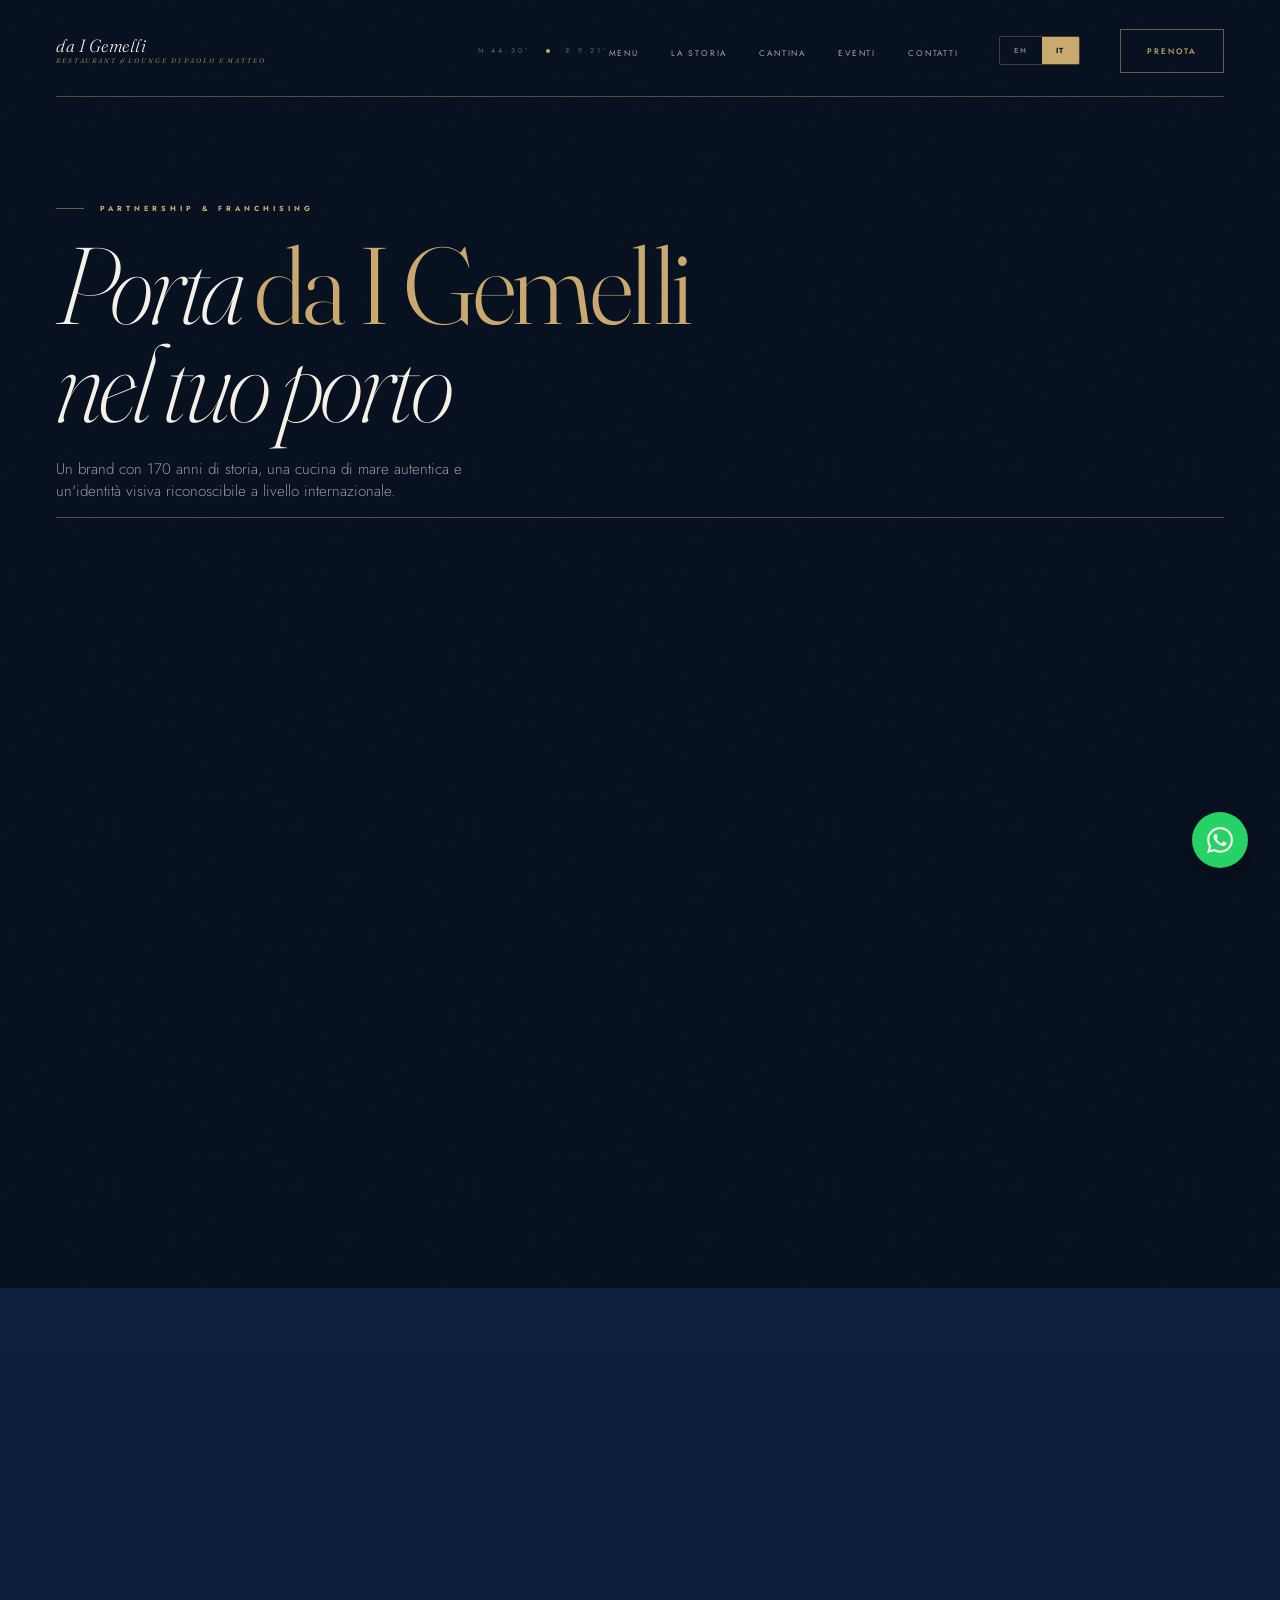
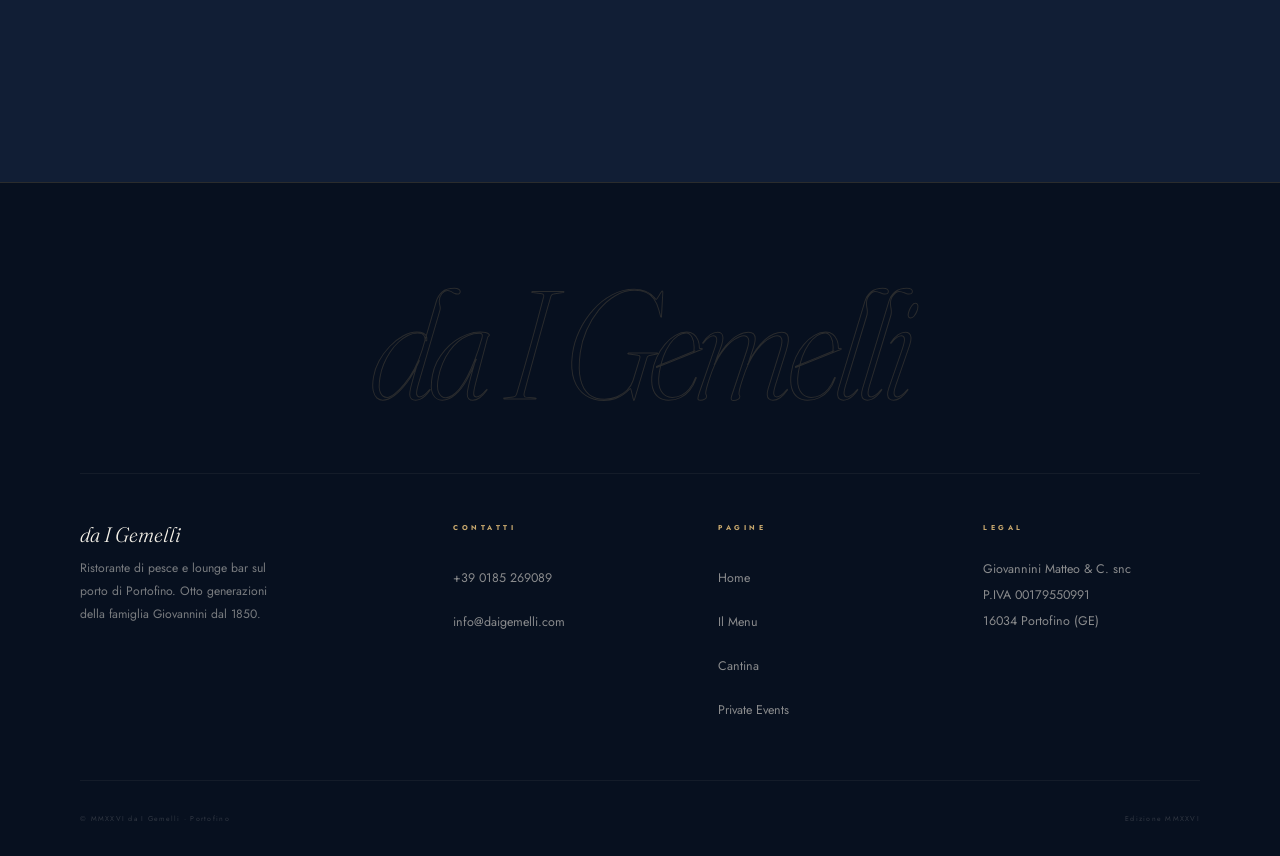
<file: franchising.html>
<!DOCTYPE html>
<html lang="it">
<head>
<meta charset="UTF-8"/>
<meta name="viewport" content="width=device-width,initial-scale=1"/>
<meta name="description" content="Partnership e franchising da I Gemelli: porta 170 anni di storia gastronomica di Portofino in nuove destinazioni di eccellenza."/>
<link rel="alternate" hreflang="it" href="https://daigemelli.com/franchising"/>
<title>Franchising | da I Gemelli · Portofino</title>
<link rel="preconnect" href="https://fonts.googleapis.com"/>
<link rel="preconnect" href="https://fonts.gstatic.com" crossorigin/>
<link rel="preload" as="style" href="https://fonts.googleapis.com/css2?family=Fraunces:ital,opsz,wght@0,9..144,200;0,9..144,300;1,9..144,200;1,9..144,300&family=Jost:wght@300;400;500;700&display=swap" onload="this.onload=null;this.rel='stylesheet'"/>
<noscript><link rel="stylesheet" href="https://fonts.googleapis.com/css2?family=Fraunces:ital,opsz,wght@0,9..144,200;1,9..144,200;1,9..144,300&family=Jost:wght@400;500;700&display=swap"/></noscript>
<link rel="stylesheet" href="style.css?v=28"/>
<script type="application/ld+json">{"@context":"https://schema.org","@type":"WebPage","name":"Franchising da I Gemelli · Portofino","url":"https://daigemelli.com/franchising","description":"Partnership e franchising con da I Gemelli: porta l'autenticità di Portofino in nuove destinazioni di eccellenza."}</script>
<link rel="icon" type="image/svg+xml" href="/favicon.svg"/>
<link rel="icon" type="image/png" sizes="32x32" href="/favicon-32x32.png"/>
<link rel="icon" type="image/png" sizes="16x16" href="/favicon-16x16.png"/>
<link rel="apple-touch-icon" sizes="180x180" href="/apple-touch-icon.png"/>
<link rel="manifest" href="/site.webmanifest"/>
<meta name="theme-color" content="#07101f"/>
<link rel="canonical" href="https://daigemelli.com/franchising"/>
</head>
<body>
<nav class="nav" aria-label="Principale">
  <a class="nav__brand" href="index.html" aria-label="da I Gemelli Portofino">
    <div style="font-family:var(--serif);font-size:1.1rem;font-weight:300;font-style:italic;color:var(--cream);letter-spacing:.03em;font-variation-settings:'opsz' 60">da I Gemelli</div>
    <div style="font-size:.42rem;font-weight:400;letter-spacing:.28em;text-transform:uppercase;color:rgba(201,169,110,.75);margin-top:.25rem">Restaurant &amp; Lounge di Paolo e Matteo</div>
  </a>
  <div class="nav__center">
    <div class="nav__coord" style="font-size:.44rem;letter-spacing:.44em;color:rgba(245,241,232,.38);display:flex;align-items:center;gap:1rem;justify-content:center">
      <span>N 44.30°</span><span style="width:4px;height:4px;border-radius:50%;background:var(--gold)"></span><span>E 9.21°</span>
    </div>
  </div>
  <div class="nav__right">
    <ul class="nav__links">
      <li><a href="menu.html">Menu</a></li>
      <li><a href="storia.html">La Storia</a></li>
      <li><a href="cantina.html">Cantina</a></li>
      
      <li><a href="eventi.html">Eventi</a></li>
      <li><a href="contatti.html">Contatti</a></li>
    </ul>
    <div class="lang-toggle">
      <a href="en/franchising.html" class="lang-btn" hreflang="en">EN</a>
      <span class="lang-btn active">IT</span>
    </div>
    <a class="nav__cta" data-mag href="https://www.daigemelli.com/prenotazioni" target="_blank" rel="noopener"><span>Prenota</span></a>
    <button class="burger" aria-label="Menu" aria-expanded="false"><span></span><span></span><span></span></button>
  </div>
</nav>

<main id="main">

<div class="page-hero franc-hero">
  <div class="page-hero__bg" style="background:linear-gradient(135deg,var(--deep) 0%,var(--bg1) 60%,var(--bg3) 100%)"></div>
  <div class="page-hero__veil"></div>
  <div class="page-hero__frame-t"></div>
  <div class="page-hero__frame-b"></div>
  <div class="page-hero__content">
    <p class="page-hero__tag"><span class="hline"></span> Partnership &amp; Franchising</p>
    <h1 class="page-hero__h1">Porta <em>da I Gemelli</em><br/>nel tuo porto</h1>
    <p class="page-hero__sub">Un brand con 170 anni di storia, una cucina di mare autentica e un'identità visiva riconoscibile a livello internazionale.</p>
  </div>
</div>

<section class="franc-intro">
  <div class="wrap">
    <div class="split" style="grid-template-columns:1fr 1.2fr;gap:6rem;align-items:center">
      <div class="reveal">
        <p class="sec-tag terra"><span class="hline"></span> Il Brand</p>
        <h2 class="sec-h dark">Un'eredità<em class="t"> unica</em></h2>
        <p class="sec-body dark">da I Gemelli non è solo un ristorante — è una delle storie di ospitalità più longeve d'Italia. Otto generazioni sul porto di Portofino hanno costruito un brand riconosciuto da una clientela internazionale esigente: viaggiatori, appassionati di gastronomia, amanti del Mediterraneo.</p>
        <p class="sec-body dark" style="margin-top:1rem">La nostra proposta di franchising permette a partner selezionati di portare questa eredità in nuove destinazioni d'eccellenza, mantenendo intatti i valori fondanti: autenticità, qualità della materia prima, servizio raffinato.</p>
      </div>
      <div class="reveal d1">
        <div class="stats-row" style="border-color:rgba(13,31,61,.12)">
          <div class="stat" style="border-color:rgba(13,31,61,.12)">
            <p class="stat__n" style="color:var(--terra)">170</p>
            <p class="stat__l" style="color:rgba(13,31,61,.4)">Anni di storia</p>
          </div>
          <div class="stat" style="border-color:rgba(13,31,61,.12)">
            <p class="stat__n" style="color:var(--terra)">VIII</p>
            <p class="stat__l" style="color:rgba(13,31,61,.4)">Generazione</p>
          </div>
        </div>
        <div class="stats-row" style="border-color:rgba(13,31,61,.12);margin-top:0">
          <div class="stat" style="border-color:rgba(13,31,61,.12)">
            <p class="stat__n" style="color:var(--terra)">II</p>
            <p class="stat__l" style="color:rgba(13,31,61,.4)">Sedi originali</p>
          </div>
          <div class="stat" style="border-color:rgba(13,31,61,.12)">
            <p class="stat__n" style="color:var(--terra)">€€€€</p>
            <p class="stat__l" style="color:rgba(13,31,61,.4)">Fascia premium</p>
          </div>
        </div>
        <p class="pull-quote" style="border-color:var(--terra);color:var(--ink);margin-top:2rem">"L'autenticità non si replica — si tramanda. Cerchiamo partner che condividano questa filosofia."</p>
        <p style="font-size:.6rem;color:rgba(13,31,61,.35);font-style:italic">— Paolo &amp; Matteo Giovannini</p>
      </div>
    </div>
  </div>
</section>

<section class="franc-cards">
  <div class="wrap">
    <p class="sec-tag reveal" style="justify-content:center"><span class="hline"></span> Cosa offriamo <span class="hline"></span></p>
    <h2 class="sec-h light reveal d1" style="text-align:center;margin-bottom:.5rem">Il <em>pacchetto</em> completo</h2>
    <div class="franc-grid">
      <div class="franc-card reveal">
        <p class="franc-card__n">I</p>
        <p class="franc-card__title">Brand &amp; Identità</p>
        <p class="franc-card__desc">Licenza d'uso del brand da I Gemelli, manuale d'identità visiva completo, direzione artistica del locale e supervisione del design degli spazi.</p>
      </div>
      <div class="franc-card reveal d1">
        <p class="franc-card__n">II</p>
        <p class="franc-card__title">Ricette &amp; Know-how</p>
        <p class="franc-card__desc">Accesso al ricettario storico della famiglia Giovannini, training chef in loco a Portofino, selezione e qualifica dei fornitori locali di materia prima.</p>
      </div>
      <div class="franc-card reveal d2">
        <p class="franc-card__n">III</p>
        <p class="franc-card__title">Formazione Staff</p>
        <p class="franc-card__desc">Programma di formazione completo per sala e cucina. Standard di servizio, gestione cantina vini, protocolli di accoglienza del brand.</p>
      </div>
      <div class="franc-card reveal">
        <p class="franc-card__n">IV</p>
        <p class="franc-card__title">Supporto Operativo</p>
        <p class="franc-card__desc">Affiancamento continuo nei primi sei mesi di apertura. Visite periodiche di Paolo o Matteo per mantenere gli standard qualitativi.</p>
      </div>
      <div class="franc-card reveal d1">
        <p class="franc-card__n">V</p>
        <p class="franc-card__title">Cantina &amp; Fornitori</p>
        <p class="franc-card__desc">Accesso alla rete di fornitori preferenziali: cantina vini, produttori di pesce fresco certificato, olio ligure DOP, pasta artigianale.</p>
      </div>
      <div class="franc-card reveal d2">
        <p class="franc-card__n">VI</p>
        <p class="franc-card__title">Marketing &amp; PR</p>
        <p class="franc-card__desc">Inclusione nel sito ufficiale, supporto per le attività di comunicazione locali, accesso ai materiali fotografici e al brand kit completo.</p>
      </div>
    </div>
  </div>
</section>

<section class="franc-process">
  <div class="wrap">
    <p class="sec-tag reveal" style="justify-content:center"><span class="hline"></span> Come iniziare <span class="hline"></span></p>
    <h2 class="sec-h light reveal d1" style="text-align:center;margin-bottom:1rem">Il <em>processo</em></h2>
    <div class="franc-steps">
      <div class="franc-step reveal">
        <p class="franc-step__n">01</p>
        <p class="franc-step__title">Candidatura</p>
        <p class="franc-step__desc">Invia una presentazione riservata: concept della location, città target, esperienza nel settore hospitality.</p>
      </div>
      <div class="franc-step reveal d1">
        <p class="franc-step__n">02</p>
        <p class="franc-step__title">Valutazione</p>
        <p class="franc-step__desc">Paolo e Matteo analizzano la candidatura. Primo incontro riservato a Portofino o nella location proposta.</p>
      </div>
      <div class="franc-step reveal d2">
        <p class="franc-step__n">03</p>
        <p class="franc-step__title">Accordo</p>
        <p class="franc-step__desc">Definizione dei termini di partnership, area di esclusività, durata dell'accordo e piano di sviluppo.</p>
      </div>
      <div class="franc-step reveal d3">
        <p class="franc-step__n">04</p>
        <p class="franc-step__title">Apertura</p>
        <p class="franc-step__desc">Formazione staff a Portofino, supervisione design e setup, affiancamento nell'apertura e nei primi mesi.</p>
      </div>
    </div>
  </div>
</section>

<section class="franc-cta">
  <div class="wrap">
    <p class="sec-tag reveal" style="justify-content:center"><span class="hline"></span> Contatto riservato <span class="hline"></span></p>
    <h2 class="sec-h light reveal d1" style="margin-bottom:1.5rem">Scrivici <em>in forma riservata</em></h2>
    <p class="sec-body light reveal d2" style="text-align:center;max-width:52ch;margin:0 auto 2.5rem">Le candidature sono valutate con la massima riservatezza. Accettiamo un numero limitato di partner per garantire la qualità del brand.</p>
    <div class="reveal d3" style="display:flex;gap:1rem;justify-content:center;flex-wrap:wrap">
      <a class="btn btn--gold" data-mag href="mailto:info@daigemelli.com?subject=Franchising%20da%20I%20Gemelli"><span>Scrivi via email</span></a>
    </div>
    <p class="franc-disclaimer reveal d4">da I Gemelli si riserva il diritto di selezionare i partner in base a criteri di qualità, coerenza con i valori del brand e potenziale della location. Non tutte le candidature vengono accettate.</p>
  </div>
</section>

</main>

<footer class="footer" aria-label="Footer">
  <div class="wrap">
    <div class="footer__wordmark" aria-hidden="true">da I Gemelli</div>
    <div class="footer__grid">
      <div>
        <p class="footer__brand">da I Gemelli</p>
        <p class="footer__tag">Ristorante di pesce e lounge bar sul porto di Portofino. Otto generazioni della famiglia Giovannini dal 1850.</p>
      </div>
      <div class="footer__col"><h4>Contatti</h4><address>
        <a href="tel:+390185269089">+39 0185 269089</a><br/>
        <a href="mailto:info@daigemelli.com">info@daigemelli.com</a>
      </address></div>
      <div class="footer__col"><h4>Pagine</h4><p>
        <a href="index.html">Home</a><br/>
        <a href="menu.html">Il Menu</a><br/>
        <a href="cantina.html">Cantina</a><br/>
        <a href="eventi.html">Private Events</a>
      </p></div>
      <div class="footer__col"><h4>Legal</h4><p>
        Giovannini Matteo &amp; C. snc<br/>P.IVA 00179550991<br/>
        16034 Portofino (GE)
      </p></div>
    </div>
    <div class="footer__bottom">
      <p class="footer__copy">&copy; MMXXVI da I Gemelli · Portofino</p>
      <p class="footer__piva">Edizione MMXXVI</p>
    </div>
  </div>
</footer>

<a class="wa-float" href="https://wa.me/393335297759?text=Ciao%2C%20vorrei%20informazioni%20su%20da%20I%20Gemelli" target="_blank" rel="noopener" aria-label="WhatsApp"><svg viewBox="0 0 24 24" fill="currentColor" aria-hidden="true"><path d="M17.472 14.382c-.297-.149-1.758-.867-2.03-.967-.273-.099-.471-.148-.67.15-.197.297-.767.966-.94 1.164-.173.199-.347.223-.644.075-.297-.15-1.255-.463-2.39-1.475-.883-.788-1.48-1.761-1.653-2.059-.173-.297-.018-.458.13-.606.134-.133.298-.347.446-.52.149-.174.198-.298.298-.497.099-.198.05-.371-.025-.52-.075-.149-.669-1.612-.916-2.207-.242-.579-.487-.5-.669-.51-.173-.008-.371-.01-.57-.01-.198 0-.52.074-.792.372-.272.297-1.04 1.016-1.04 2.479 0 1.462 1.065 2.875 1.213 3.074.149.198 2.096 3.2 5.077 4.487.709.306 1.262.489 1.694.625.712.227 1.36.195 1.871.118.571-.085 1.758-.719 2.006-1.413.248-.694.248-1.289.173-1.413-.074-.124-.272-.198-.57-.347m-5.421 7.403h-.004a9.87 9.87 0 0 1-5.031-1.378l-.361-.214-3.741.982.998-3.648-.235-.374a9.86 9.86 0 0 1-1.51-5.26c.001-5.45 4.436-9.884 9.888-9.884 2.64 0 5.122 1.03 6.988 2.898a9.825 9.825 0 0 1 2.893 6.994c-.003 5.45-4.437 9.884-9.885 9.884m8.413-18.297A11.815 11.815 0 0 0 12.05 0C5.495 0 .16 5.335.157 11.892c0 2.096.547 4.142 1.588 5.945L.057 24l6.305-1.654a11.882 11.882 0 0 0 5.683 1.448h.005c6.554 0 11.89-5.335 11.893-11.893a11.821 11.821 0 0 0-3.48-8.413Z"/></svg></a>
<script src="main.js?v=28" defer></script>
</body>
</html>
</file>
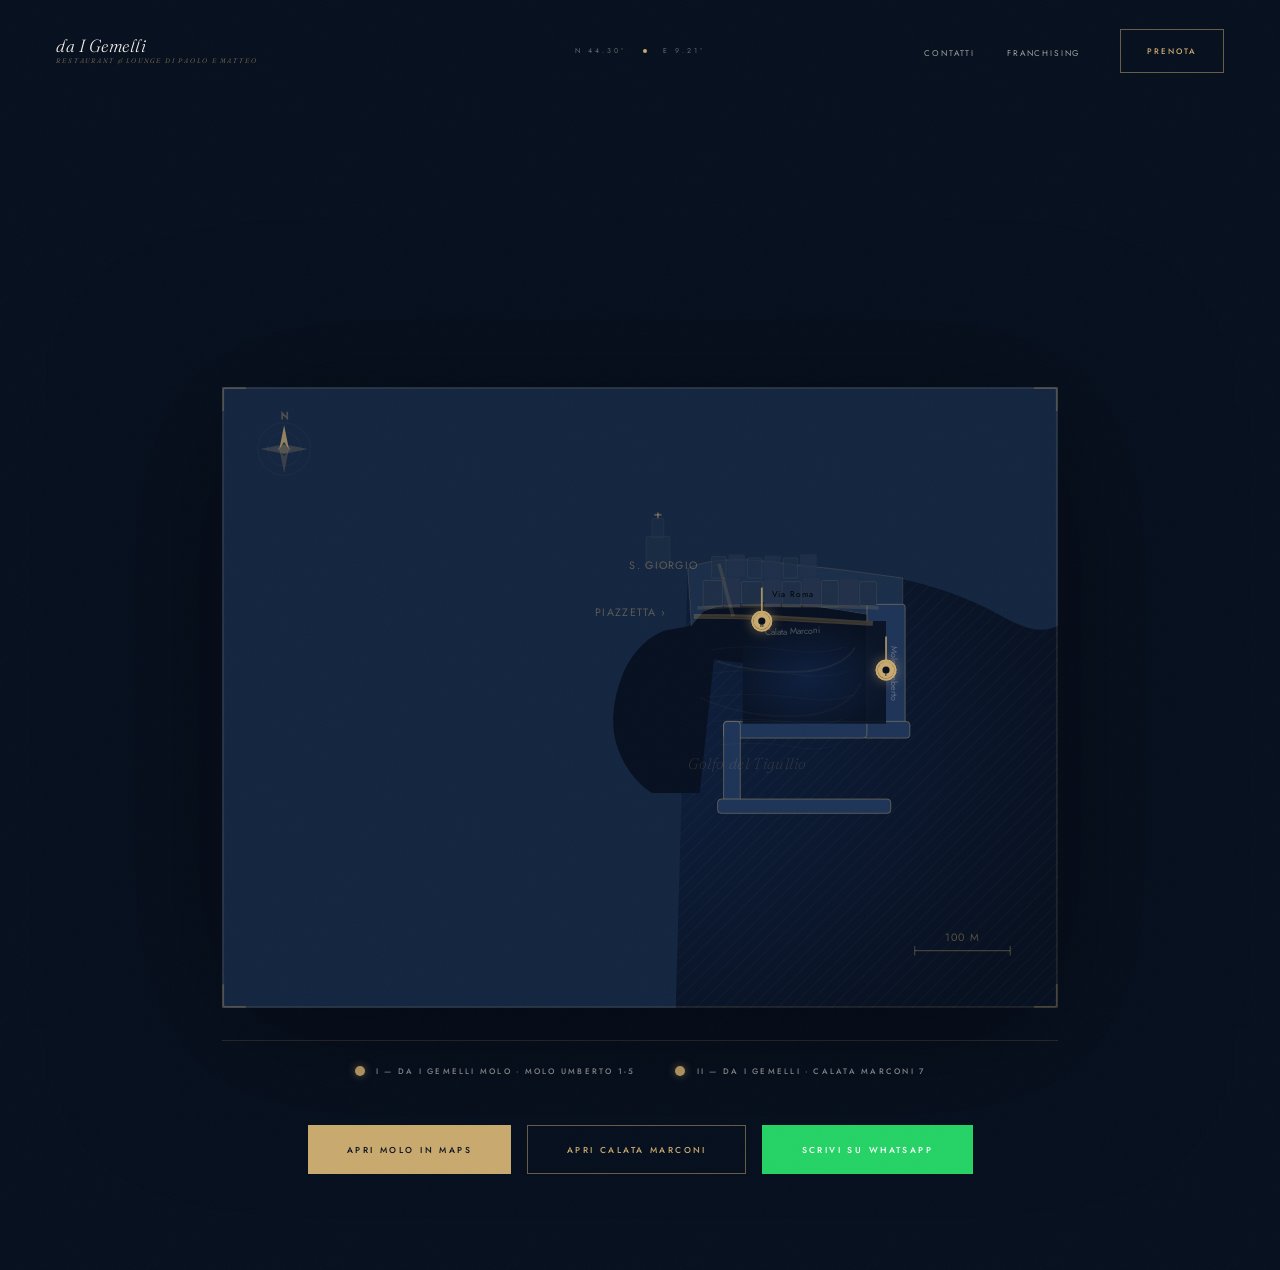
<file: mappa.html>
<!DOCTYPE html>
<html lang="it">
<head>
<meta charset="UTF-8"/>
<meta name="viewport" content="width=device-width,initial-scale=1"/>
<title>Come trovarci — da I Gemelli · Portofino</title>
<meta name="description" content="Mappa interattiva di Portofino con la posizione dei due ristoranti da I Gemelli sul porto."/>
<link rel="preconnect" href="https://fonts.googleapis.com"/>
<link rel="preconnect" href="https://fonts.gstatic.com" crossorigin/>
<link rel="preload" as="style" href="https://fonts.googleapis.com/css2?family=Fraunces:ital,opsz,wght@0,9..144,200;1,9..144,200;1,9..144,300&family=Jost:wght@400;500&display=swap" onload="this.onload=null;this.rel='stylesheet'"/>
<noscript><link rel="stylesheet" href="https://fonts.googleapis.com/css2?family=Fraunces:ital,opsz,wght@0,9..144,200;1,9..144,200;1,9..144,300&family=Jost:wght@400;500&display=swap"/></noscript>
<link rel="stylesheet" href="style.css?v=28"/>
<style>
/* Map page */
.map-page{background:var(--bg);min-height:100svh;padding-top:5rem}
.map-page__hero{padding:5rem 0 3rem;text-align:center}
.map-wrapper{
  max-width:900px;margin:0 auto;padding:0 2rem 6rem;
}
/* SVG Container */
.porto-map{
  width:100%;max-width:860px;margin:0 auto;
  position:relative;overflow:visible;
  filter:drop-shadow(0 20px 80px rgba(0,0,0,.5));
}
.porto-map svg{width:100%;height:auto;display:block}

/* Map elements */
.map-water{fill:#071020}
.map-sea{fill:#0a1830}
.map-land{fill:#142540}
.map-quay{fill:#1a2e4a;stroke:#c9a96e;stroke-width:.5;stroke-opacity:.3}
.map-molo{fill:#1e3458;stroke:#c9a96e;stroke-width:.8;stroke-opacity:.4}
.map-building{fill:#1d2e46;stroke:#c9a96e;stroke-width:.4;stroke-opacity:.25}
.map-building--warm{fill:#22304a}
.map-road{stroke:rgba(201,169,110,.15);stroke-width:3;fill:none}
.map-road--main{stroke:rgba(201,169,110,.25);stroke-width:4}
.map-contour{fill:none;stroke:rgba(201,169,110,.08);stroke-width:1.5}
.map-label{
  font-family:'Jost',sans-serif;font-size:9px;font-weight:400;
  letter-spacing:.12em;text-transform:uppercase;
  fill:rgba(201,169,110,.4);
}
.map-label--sm{font-size:7px;letter-spacing:.1em}
.map-label--street{font-size:7.5px;fill:rgba(245,241,232,.3)}
.map-water-label{
  font-family:'Fraunces',serif;font-size:13px;font-weight:200;
  font-style:italic;fill:rgba(201,169,110,.2);letter-spacing:.04em;
}
.map-compass{fill:none;stroke:rgba(201,169,110,.3);stroke-width:.8}
.map-compass text{font-size:7px;fill:rgba(201,169,110,.5);font-family:'Jost',sans-serif;font-weight:500;letter-spacing:.1em}

/* Restaurant pins */
.pin-group{cursor:pointer}
.pin-pulse{
  fill:none;stroke:var(--gold);stroke-width:1.5;
  transform-origin:center;transform-box:fill-box;
  animation:pinPulse 2.5s ease-out infinite;
}
.pin-pulse:nth-child(2){animation-delay:.6s}
@keyframes pinPulse{
  0%{r:8;opacity:.6}100%{r:22;opacity:0}
}
.pin-dot{
  fill:var(--gold);
  filter:drop-shadow(0 0 6px rgba(201,169,110,.8));
  transition:r .3s;
}
.pin-group:hover .pin-dot{r:9}
.pin-group:hover .pin-pulse{stroke:var(--gold2)}

/* Tooltip card */
.map-tooltip{
  position:absolute;
  background:var(--bg1);
  border:1px solid var(--line);
  padding:1.4rem 1.6rem;
  pointer-events:none;
  opacity:0;transform:translateY(6px);
  transition:opacity .3s,transform .3s;
  width:240px;z-index:10;
  box-shadow:0 12px 40px rgba(0,0,0,.4);
}
.map-tooltip.visible{opacity:1;transform:none}
.map-tooltip__name{
  font-family:'Fraunces',serif;font-size:1.1rem;font-weight:200;
  font-style:italic;color:var(--cream);margin-bottom:.5rem;
  font-variation-settings:"opsz" 60;
}
.map-tooltip__addr{font-size:.7rem;color:rgba(245,241,232,.55);line-height:1.8;margin-bottom:.8rem}
.map-tooltip__tel{font-size:.75rem;color:var(--gold);display:block;margin-bottom:.4rem}
.map-tooltip__closed{font-size:.44rem;font-weight:500;letter-spacing:.3em;text-transform:uppercase;color:var(--terra)}
.map-tooltip__tag{font-size:.42rem;font-weight:500;letter-spacing:.38em;text-transform:uppercase;color:var(--gold);margin-bottom:.5rem}

/* Legend */
.map-legend{
  display:flex;gap:2.5rem;justify-content:center;flex-wrap:wrap;
  margin-top:2rem;padding-top:1.5rem;border-top:1px solid var(--line);
}
.map-legend-item{display:flex;align-items:center;gap:.7rem;
  font-size:.5rem;font-weight:500;letter-spacing:.28em;text-transform:uppercase;
  color:rgba(245,241,232,.6)}
.map-legend-dot{width:10px;height:10px;border-radius:50%;background:var(--gold);
  box-shadow:0 0 8px rgba(201,169,110,.5)}

/* CTA buttons below map */
.map-actions{display:flex;gap:1rem;justify-content:center;flex-wrap:wrap;margin-top:3rem}

@media(max-width:640px){
  .map-tooltip{width:200px;padding:1rem 1.2rem}
  .map-page__hero{padding:4rem 0 2rem}
  .map-wrapper{padding:0 1rem 4rem}
}
</style>
<link rel="icon" type="image/svg+xml" href="/favicon.svg"/>
<link rel="icon" type="image/png" sizes="32x32" href="/favicon-32x32.png"/>
<link rel="icon" type="image/png" sizes="16x16" href="/favicon-16x16.png"/>
<link rel="apple-touch-icon" sizes="180x180" href="/apple-touch-icon.png"/>
<link rel="manifest" href="/site.webmanifest"/>
<meta name="theme-color" content="#07101f"/>
<link rel="canonical" href="https://daigemelli.com/mappa"/>
</head>
<body>
<nav class="nav">
  <a class="nav__brand" href="index.html" aria-label="da I Gemelli Portofino" style="font-family:var(--serif);font-size:1.1rem;font-weight:300;font-style:italic;color:var(--cream);font-variation-settings:'opsz' 60">
    da I Gemelli
    <div style="font-size:.42rem;letter-spacing:.28em;text-transform:uppercase;color:rgba(201,169,110,.75);margin-top:.25rem">Restaurant &amp; Lounge di Paolo e Matteo</div>
  </a>
  <div class="nav__center">
    <div class="nav__coord" style="font-size:.44rem;letter-spacing:.44em;color:rgba(245,241,232,.4);display:flex;align-items:center;gap:1rem;justify-content:center">
      <span>N 44.30°</span><span class="dot" style="width:4px;height:4px;border-radius:50%;background:var(--gold);flex-shrink:0"></span><span>E 9.21°</span>
    </div>
  </div>
  <div class="nav__right">
    <ul class="nav__links">
      <li><a href="contatti.html">Contatti</a></li>
      <li><a href="franchising.html">Franchising</a></li>
    </ul>
    <a class="nav__cta" data-mag href="https://www.daigemelli.com/prenotazioni" target="_blank" rel="noopener"><span>Prenota</span></a>
    <button class="burger" aria-label="Menu"><span></span><span></span><span></span></button>
  </div>
</nav>

<main class="map-page" id="main">
  <div class="map-page__hero">
    <p class="sec-tag reveal" style="justify-content:center"><span class="hline"></span> Porto di Portofino <span class="hline"></span></p>
    <h1 class="sec-h light reveal d1">Dove <em>siamo</em></h1>
    <p class="sec-body light reveal d2" style="text-align:center;max-width:50ch;margin:1rem auto 0;font-size:.88rem">
      Due ristoranti a pochi passi l'uno dall'altro, entrambi affacciati sul porto più famoso del Mediterraneo.
    </p>
  </div>

  <div class="map-wrapper">
    <!-- Tooltip 1 -->
    <div class="map-tooltip" id="tt1" role="tooltip">
      <p class="map-tooltip__tag">Sede I</p>
      <p class="map-tooltip__name">da I Gemelli Molo</p>
      <p class="map-tooltip__addr">Molo Umberto 1-5<br/>16034 Portofino (GE)</p>
      <a href="tel:+390185269089" class="map-tooltip__tel">+39 0185 269089</a>
      <p class="map-tooltip__closed">Chiuso il Martedì</p>
    </div>
    <!-- Tooltip 2 -->
    <div class="map-tooltip" id="tt2" role="tooltip">
      <p class="map-tooltip__tag">Sede II</p>
      <p class="map-tooltip__name">da I Gemelli</p>
      <p class="map-tooltip__addr">Calata Marconi 7<br/>16034 Portofino (GE)</p>
      <a href="tel:+390185269257" class="map-tooltip__tel">+39 0185 269257</a>
      <p class="map-tooltip__closed">Chiuso il Giovedì</p>
    </div>

    <!-- ══════════ SVG MAP ══════════ -->
    <div class="porto-map">
      <svg viewBox="0 0 700 520" xmlns="http://www.w3.org/2000/svg"
           role="img" aria-label="Mappa del porto di Portofino con i due ristoranti da I Gemelli">

        <defs>
          <!-- Water gradient -->
          <radialGradient id="waterGrad" cx="45%" cy="55%" r="60%">
            <stop offset="0%" stop-color="#0e2040"/>
            <stop offset="100%" stop-color="#071020"/>
          </radialGradient>
          <!-- Land gradient -->
          <linearGradient id="landGrad" x1="0" y1="0" x2="0" y2="1">
            <stop offset="0%" stop-color="#182f4d"/>
            <stop offset="100%" stop-color="#0f2035"/>
          </linearGradient>
          <!-- Pin glow filter -->
          <filter id="pinGlow" x="-50%" y="-50%" width="200%" height="200%">
            <feGaussianBlur stdDeviation="3" result="blur"/>
            <feComposite in="SourceGraphic" in2="blur" operator="over"/>
          </filter>
          <!-- Subtle inner shadow on water -->
          <filter id="innerShadow">
            <feGaussianBlur stdDeviation="4"/>
          </filter>
          <!-- Gold line pattern -->
          <pattern id="hatchGold" patternUnits="userSpaceOnUse" width="8" height="8" patternTransform="rotate(45)">
            <line x1="0" y1="0" x2="0" y2="8" stroke="rgba(201,169,110,0.06)" stroke-width="1"/>
          </pattern>
        </defs>

        <!-- ── Sea background ── -->
        <rect width="700" height="520" fill="url(#waterGrad)"/>
        <!-- Hatch overlay on sea -->
        <rect width="700" height="520" fill="url(#hatchGold)"/>

        <!-- ── Portofino peninsula / land mass ── -->
        <!-- Main land mass (simplified Portofino promontory shape) -->
        <path class="map-land" d="
          M0,0 L700,0 L700,200
          C680,210 660,195 640,185
          C620,175 600,168 575,162
          C555,158 535,155 510,152
          C490,150 472,148 458,146
          C445,145 432,144 420,145
          C408,146 398,148 390,152
          L380,520 L0,520 Z
        "/>

        <!-- ── Harbor quay / waterfront (Calata Marconi area) ── -->
        <path class="map-quay" d="
          M390,152 C398,148 408,146 420,145
          C432,144 445,145 458,146
          C472,148 490,150 510,152
          C535,155 555,158 570,160
          L570,195 C548,192 525,188 505,185
          C482,182 462,180 445,180
          C428,181 415,183 403,188
          L393,200 Z
        "/>

        <!-- ── The harbor bay water ── -->
        <path class="map-water" d="
          M393,200 L403,188 C415,183 428,181 445,180
          C462,180 482,182 505,185
          C525,188 548,192 570,195
          L570,210 C558,215 540,220 520,224
          C500,228 478,230 458,232
          C440,232 425,230 412,228
          L400,340 L360,340
          C345,330 335,315 330,298
          C325,280 328,260 335,242
          C342,224 355,210 370,204
          Z
        " fill="url(#waterGrad)"/>

        <!-- ── Molo Umberto (the pier) ── -->
        <!-- Pier base (land connection) -->
        <rect class="map-molo" x="540" y="182" width="32" height="110" rx="2"/>
        <!-- Pier extension going south -->
        <rect class="map-molo" x="536" y="280" width="40" height="14" rx="3"/>
        <!-- Pier arm going west -->
        <rect class="map-molo" x="420" y="280" width="120" height="14" rx="3"/>
        <!-- Pier arm going south from west end -->
        <rect class="map-molo" x="420" y="280" width="14" height="70" rx="3"/>
        <!-- Pier cap -->
        <rect class="map-molo" x="415" y="345" width="145" height="12" rx="3"/>
        <!-- Inner harbor water (between molo arms) -->
        <path fill="url(#waterGrad)" d="M436,196 L556,196 L556,282 L436,282 Z" opacity=".9"/>

        <!-- ── Waterfront buildings (Piazzetta area — north shore) ── -->
        <!-- Row of colorful facades along Calata Marconi -->
        <rect class="map-building" x="403" y="162" width="16" height="22" rx="1"/>
        <rect class="map-building--warm" x="420" y="160" width="14" height="24" rx="1"/>
        <rect class="map-building" x="435" y="163" width="18" height="20" rx="1"/>
        <rect class="map-building--warm" x="454" y="161" width="14" height="23" rx="1"/>
        <rect class="map-building" x="469" y="163" width="16" height="21" rx="1"/>
        <rect class="map-building--warm" x="486" y="160" width="15" height="24" rx="1"/>
        <rect class="map-building" x="502" y="162" width="14" height="22" rx="1"/>
        <rect class="map-building--warm" x="517" y="161" width="16" height="23" rx="1"/>
        <rect class="map-building" x="534" y="163" width="14" height="20" rx="1"/>
        <!-- Second row back -->
        <rect class="map-building" x="410" y="142" width="12" height="18" rx="1" opacity=".7"/>
        <rect class="map-building--warm" x="424" y="140" width="14" height="19" rx="1" opacity=".7"/>
        <rect class="map-building" x="440" y="143" width="12" height="17" rx="1" opacity=".7"/>
        <rect class="map-building--warm" x="454" y="141" width="14" height="19" rx="1" opacity=".7"/>
        <rect class="map-building" x="470" y="143" width="12" height="17" rx="1" opacity=".7"/>
        <rect class="map-building--warm" x="484" y="140" width="14" height="19" rx="1" opacity=".7"/>

        <!-- Chiesa di San Giorgio (on the hill, schematized) -->
        <rect class="map-building" x="355" y="125" width="20" height="26" rx="1" opacity=".6"/>
        <!-- Bell tower -->
        <rect class="map-building" x="360" y="110" width="10" height="16" rx="1" opacity=".5"/>
        <!-- Church cross -->
        <line x1="365" y1="105" x2="365" y2="110" stroke="rgba(201,169,110,0.4)" stroke-width="1.5"/>
        <line x1="362" y1="107" x2="368" y2="107" stroke="rgba(201,169,110,0.4)" stroke-width="1.5"/>

        <!-- ── Roads ── -->
        <!-- Calata Marconi (main waterfront) -->
        <path class="map-road--main" d="M395,192 C410,192 430,192 455,193 C480,194 510,196 545,198"/>
        <!-- Via Roma (behind buildings) -->
        <path class="map-road" d="M398,185 C415,184 440,183 465,183 C490,183 520,184 550,185"/>
        <!-- Salita to piazzetta -->
        <path class="map-road" d="M428,192 C426,185 424,178 422,170 C420,162 418,154 416,148"/>

        <!-- ── Sea depth contour lines ── -->
        <path class="map-contour" d="M415,230 C430,235 460,240 490,238 C510,236 525,228 530,218"/>
        <path class="map-contour" d="M400,260 C420,270 455,278 490,275 C515,272 530,260 535,248" opacity=".5"/>

        <!-- ── Water shimmer ── -->
        <path fill="none" stroke="rgba(201,169,110,.04)" stroke-width="1"
              d="M410,220 Q440,215 470,220 Q500,225 520,218"/>
        <path fill="none" stroke="rgba(201,169,110,.04)" stroke-width="1"
              d="M408,240 Q440,235 475,240 Q505,245 525,238"/>
        <path fill="none" stroke="rgba(201,169,110,.04)" stroke-width="1"
              d="M406,260 Q440,255 480,260 Q510,265 528,258"/>
        <path fill="none" stroke="rgba(245,241,232,.03)" stroke-width=".8"
              d="M412,280 Q445,276 478,281 Q505,285 520,278"/>
        <path fill="none" stroke="rgba(245,241,232,.03)" stroke-width=".8"
              d="M415,300 Q448,296 476,301 Q500,306 515,299"/>

        <!-- ── Labels ── -->
        <!-- Water label -->
        <text class="map-water-label" x="440" y="320" text-anchor="middle">Golfo del Tigullio</text>
        <!-- Calata Marconi -->
        <text class="map-label--street" x="478" y="207" text-anchor="middle"
              transform="rotate(-2,478,207)">Calata Marconi</text>
        <!-- Molo Umberto -->
        <text class="map-label--street" x="560" y="240" text-anchor="middle"
              transform="rotate(90,560,240)">Molo Umberto</text>
        <!-- Via Roma -->
        <text class="map-label--sm" x="478" y="176" text-anchor="middle">Via Roma</text>
        <!-- Piazzetta direction -->
        <text class="map-label" x="372" y="192" text-anchor="end" font-size="7">Piazzetta ›</text>
        <!-- Church label -->
        <text class="map-label" x="370" y="152" text-anchor="middle" font-size="6.5">S. Giorgio</text>

        <!-- ── Compass rose ── -->
        <g transform="translate(52,52)">
          <circle r="22" class="map-compass" stroke-opacity=".2"/>
          <circle r="14" class="map-compass" stroke-opacity=".15"/>
          <!-- N arrow -->
          <path d="M0,-20 L-4,0 L0,-6 L4,0 Z" fill="rgba(201,169,110,.7)"/>
          <path d="M0,20 L-4,0 L0,6 L4,0 Z" fill="rgba(201,169,110,.2)"/>
          <path d="M-20,0 L0,-4 L6,0 L0,4 Z" fill="rgba(201,169,110,.2)"/>
          <path d="M20,0 L0,-4 L-6,0 L0,4 Z" fill="rgba(201,169,110,.2)"/>
          <text class="map-compass" text-anchor="middle" y="-25" font-size="8" fill="rgba(201,169,110,.8)" stroke="none">N</text>
        </g>

        <!-- ── Scale bar ── -->
        <g transform="translate(580,472)">
          <line x1="0" y1="0" x2="80" y2="0" stroke="rgba(201,169,110,.3)" stroke-width="1"/>
          <line x1="0" y1="-4" x2="0" y2="4" stroke="rgba(201,169,110,.3)" stroke-width="1"/>
          <line x1="80" y1="-4" x2="80" y2="4" stroke="rgba(201,169,110,.3)" stroke-width="1"/>
          <text x="40" y="-8" text-anchor="middle" class="map-label" font-size="6">100 m</text>
        </g>

        <!-- ══════════ RESTAURANT PINS ══════════ -->

        <!-- PIN 1: da I Gemelli Molo (Molo Umberto 1-5) -->
        <!-- Position: at the connection of the molo to land, ~(556, 240) -->
        <g class="pin-group" id="pin1" role="button" aria-label="da I Gemelli Molo — Molo Umberto 1-5"
           tabindex="0" transform="translate(556,237)">
          <!-- Pulse rings -->
          <circle class="pin-pulse" r="8"/>
          <circle class="pin-pulse" r="8" style="animation-delay:.6s"/>
          <!-- Stem -->
          <line x1="0" y1="-6" x2="0" y2="-28" stroke="var(--gold)" stroke-width="1.5" opacity=".8"/>
          <!-- Dot -->
          <circle class="pin-dot" r="7" filter="url(#pinGlow)"/>
          <!-- Inner dot -->
          <circle r="3" fill="var(--bg)"/>
          <!-- Number label -->
          <text y="5" text-anchor="middle" font-size="5.5" font-weight="500"
                fill="var(--bg)" font-family="'Jost',sans-serif">I</text>
        </g>

        <!-- PIN 2: da I Gemelli Calata Marconi 7 -->
        <!-- Position: on the waterfront promenade ~(452,196) -->
        <g class="pin-group" id="pin2" role="button" aria-label="da I Gemelli — Calata Marconi 7"
           tabindex="0" transform="translate(452,196)">
          <!-- Pulse rings -->
          <circle class="pin-pulse" r="8" style="animation-delay:.4s"/>
          <circle class="pin-pulse" r="8" style="animation-delay:1s"/>
          <!-- Stem -->
          <line x1="0" y1="-6" x2="0" y2="-28" stroke="var(--gold)" stroke-width="1.5" opacity=".8"/>
          <!-- Dot -->
          <circle class="pin-dot" r="7" filter="url(#pinGlow)"/>
          <!-- Inner dot -->
          <circle r="3" fill="var(--bg)"/>
          <!-- Number label -->
          <text y="5" text-anchor="middle" font-size="5.5" font-weight="500"
                fill="var(--bg)" font-family="'Jost',sans-serif">II</text>
        </g>

        <!-- ── Border frame ── -->
        <rect x="1" y="1" width="698" height="518" rx="2"
              fill="none" stroke="rgba(201,169,110,.12)" stroke-width="1.5"/>
        <!-- Corner markers -->
        <path d="M1,20 L1,1 L20,1" fill="none" stroke="rgba(201,169,110,.25)" stroke-width="1.5"/>
        <path d="M680,1 L699,1 L699,20" fill="none" stroke="rgba(201,169,110,.25)" stroke-width="1.5"/>
        <path d="M1,500 L1,519 L20,519" fill="none" stroke="rgba(201,169,110,.25)" stroke-width="1.5"/>
        <path d="M680,519 L699,519 L699,500" fill="none" stroke="rgba(201,169,110,.25)" stroke-width="1.5"/>
      </svg>
    </div><!-- .porto-map -->

    <!-- Legend -->
    <div class="map-legend">
      <div class="map-legend-item">
        <span class="map-legend-dot"></span>
        I — da I Gemelli Molo · Molo Umberto 1-5
      </div>
      <div class="map-legend-item">
        <span class="map-legend-dot"></span>
        II — da I Gemelli · Calata Marconi 7
      </div>
    </div>

    <!-- CTA -->
    <div class="map-actions">
      <a class="btn btn--gold" data-mag href="https://maps.google.com/?q=da+I+Gemelli+Portofino+Molo+Umberto" target="_blank" rel="noopener">
        <span>Apri Molo in Maps</span>
      </a>
      <a class="btn btn--outline" data-mag href="https://maps.google.com/?q=Calata+Marconi+7+Portofino" target="_blank" rel="noopener">
        <span>Apri Calata Marconi</span>
      </a>
      <a class="btn btn--wa" href="https://wa.me/393335297759" target="_blank" rel="noopener">
        <span>Scrivi su WhatsApp</span>
      </a>
    </div>
  </div><!-- .map-wrapper -->
</main>

<script src="main.js?v=28" defer></script>
<script>
// Tooltip interaction
const pins = [
  {pin:'pin1', tt:'tt1'},
  {pin:'pin2', tt:'tt2'},
];

function showTooltip(pinEl, ttEl){
  const svg = document.querySelector('.porto-map svg');
  const svgRect = svg.getBoundingClientRect();
  const wrapper = document.querySelector('.map-wrapper');
  const wRect = wrapper.getBoundingClientRect();

  const pt = svg.createSVGPoint();
  const ctm = pinEl.getScreenCTM();
  const tx = parseFloat(pinEl.getAttribute('transform').split('translate(')[1]);
  const ty = parseFloat(pinEl.getAttribute('transform').split(',')[1]);
  pt.x = tx; pt.y = ty;
  const screenPt = pt.matrixTransform(ctm);

  const relX = screenPt.x - wRect.left;
  const relY = screenPt.y - wRect.top;

  ttEl.style.left = Math.min(relX - 20, wRect.width - 260) + 'px';
  ttEl.style.top  = (relY - ttEl.offsetHeight - 50) + 'px';
  ttEl.classList.add('visible');
}

pins.forEach(({pin, tt}) => {
  const pinEl = document.getElementById(pin);
  const ttEl  = document.getElementById(tt);
  if(!pinEl || !ttEl) return;

  pinEl.addEventListener('mouseenter', () => showTooltip(pinEl, ttEl));
  pinEl.addEventListener('focus',      () => showTooltip(pinEl, ttEl));
  pinEl.addEventListener('mouseleave', () => ttEl.classList.remove('visible'));
  pinEl.addEventListener('blur',       () => ttEl.classList.remove('visible'));
  pinEl.addEventListener('click', () => ttEl.classList.toggle('visible'));
});

// Close tooltips on outside click
document.addEventListener('click', e => {
  if(!e.target.closest('.pin-group')){
    document.querySelectorAll('.map-tooltip').forEach(t => t.classList.remove('visible'));
  }
});
</script>
</body>
</html>
</file>
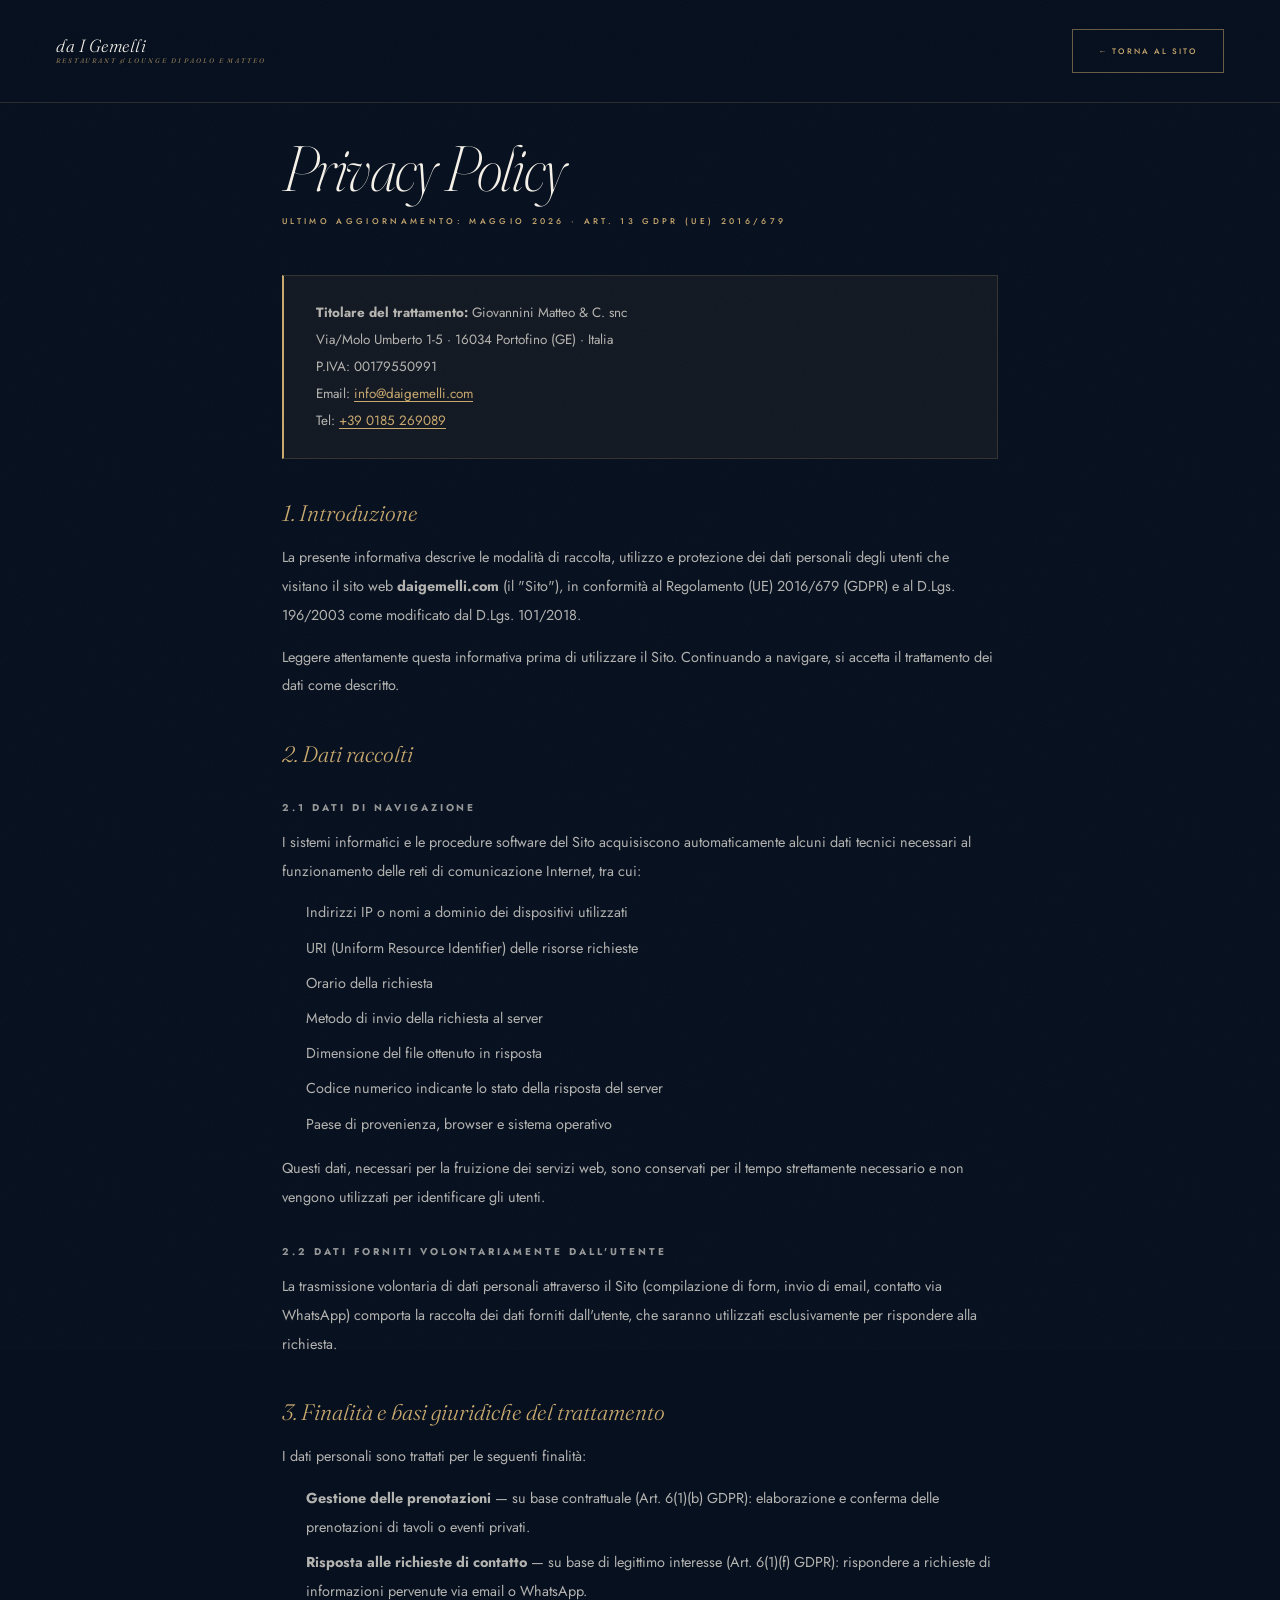
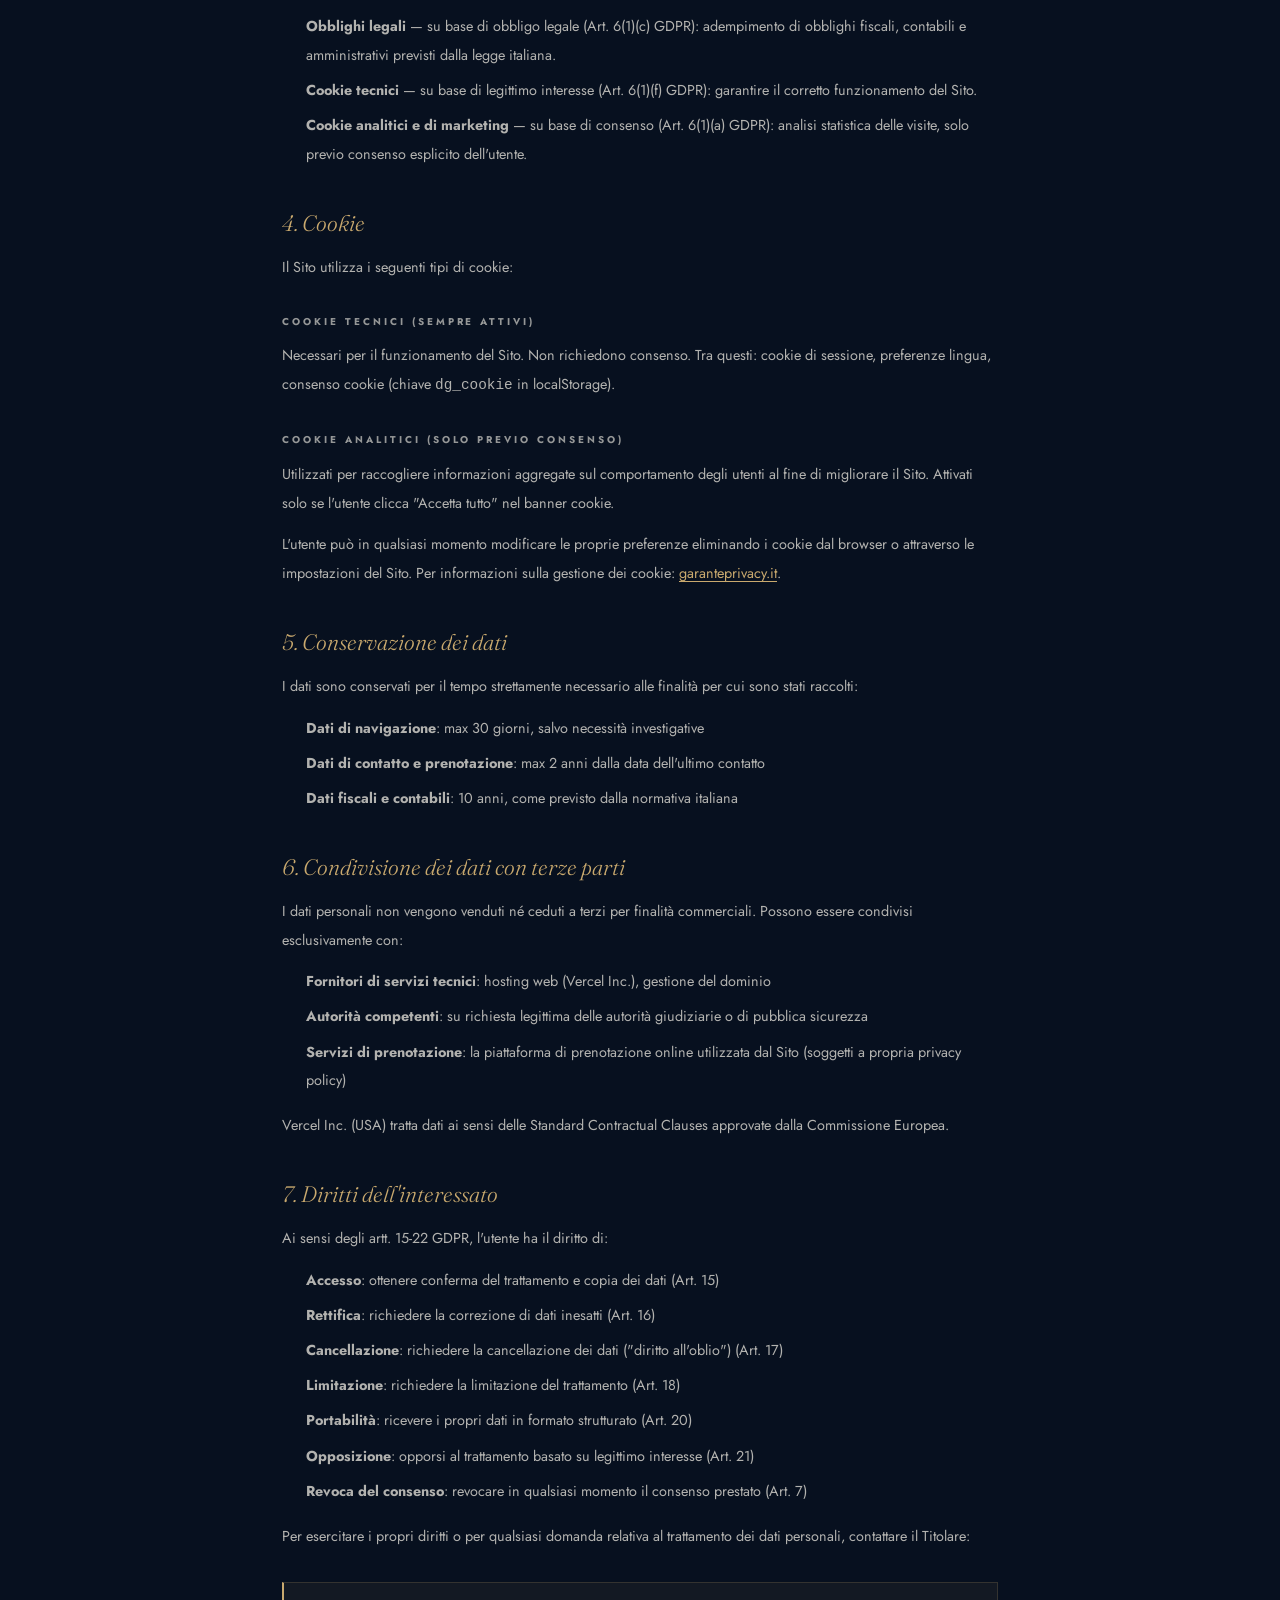
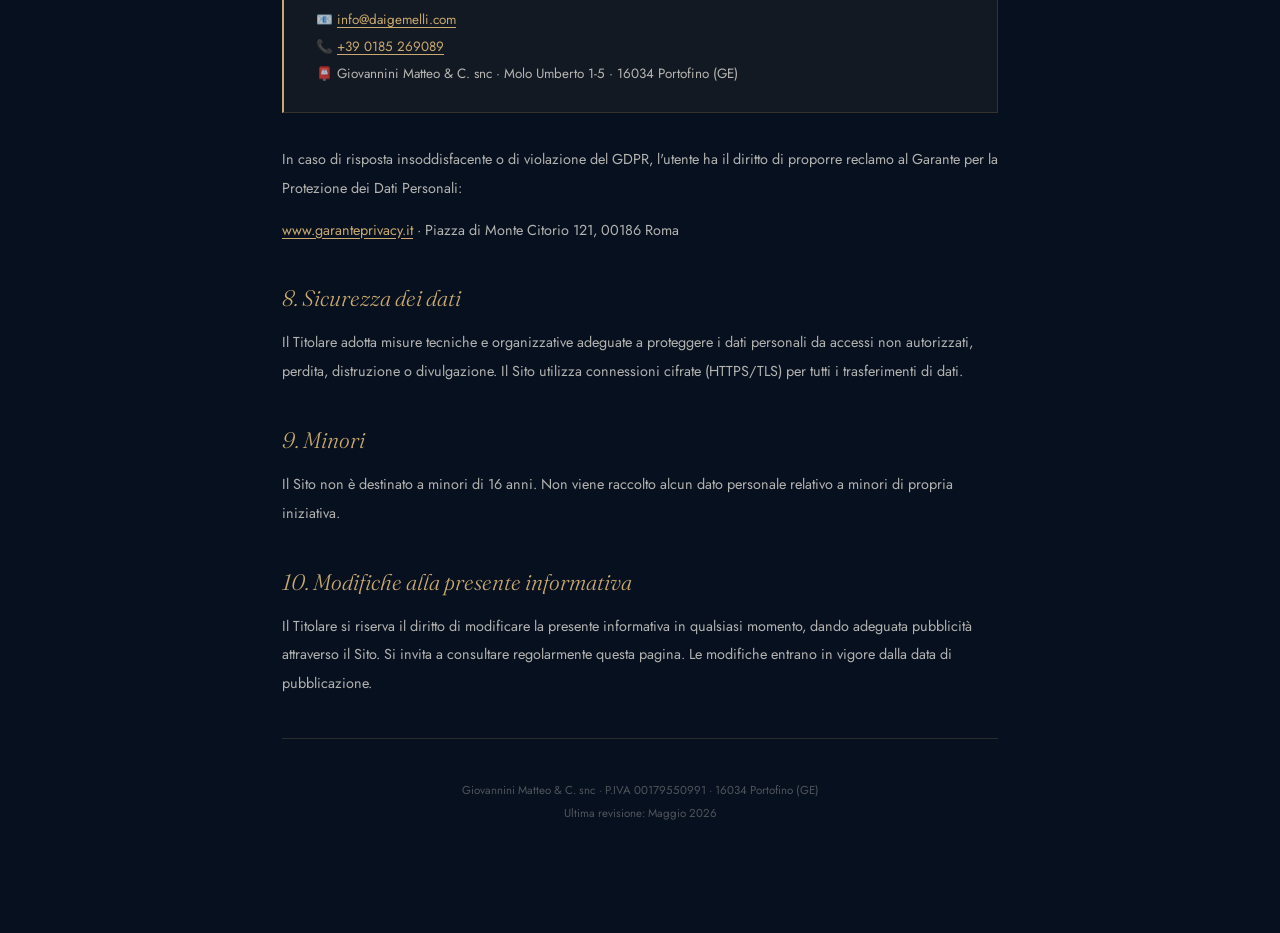
<file: privacy.html>
<!DOCTYPE html>
<html lang="it">
<head>
<meta charset="UTF-8"/>
<meta name="viewport" content="width=device-width,initial-scale=1"/>
<meta name="description" content="Informativa sulla privacy e sul trattamento dei dati personali del sito daigemelli.com — Giovannini Matteo & C. snc · Portofino"/>
<meta name="robots" content="noindex"/>
<title>Privacy Policy | da I Gemelli · Portofino</title>
<link rel="icon" type="image/svg+xml" href="/favicon.svg"/>
<link rel="icon" type="image/png" sizes="32x32" href="/favicon-32x32.png"/>
<link rel="apple-touch-icon" sizes="180x180" href="/apple-touch-icon.png"/>
<link rel="manifest" href="/site.webmanifest"/>
<meta name="theme-color" content="#07101f"/>
<link rel="preconnect" href="https://fonts.googleapis.com"/>
<link rel="preconnect" href="https://fonts.gstatic.com" crossorigin/>
<link rel="preload" as="style" href="https://fonts.googleapis.com/css2?family=Fraunces:ital,opsz,wght@0,9..144,200;1,9..144,200;1,9..144,300&family=Jost:wght@400;500;700&display=swap" onload="this.onload=null;this.rel='stylesheet'"/>
<noscript><link rel="stylesheet" href="https://fonts.googleapis.com/css2?family=Fraunces:ital,opsz,wght@1,9..144,200;1,9..144,300&family=Jost:wght@400;500&display=swap"/></noscript>
<link rel="stylesheet" href="style.css?v=28"/>
<style>
.privacy-page{max-width:780px;margin:0 auto;padding:8rem 2rem 6rem;color:var(--cream)}
.privacy-page h1{font-family:var(--serif);font-size:clamp(2.5rem,5vw,4rem);font-weight:200;
  font-style:italic;color:var(--cream);letter-spacing:-.025em;
  font-variation-settings:"opsz" 144;margin-bottom:.5rem}
.privacy-page .update{font-size:.52rem;font-weight:500;letter-spacing:.4em;
  text-transform:uppercase;color:var(--gold);margin-bottom:3rem;display:block}
.privacy-page h2{font-family:var(--serif);font-size:1.4rem;font-weight:300;font-style:italic;
  color:var(--gold);margin:2.5rem 0 1rem;font-variation-settings:"opsz" 60}
.privacy-page h3{font-size:.62rem;font-weight:700;letter-spacing:.3em;text-transform:uppercase;
  color:rgba(245,241,232,.6);margin:2rem 0 .8rem}
.privacy-page p,.privacy-page li{font-size:.9rem;line-height:2;
  color:rgba(245,241,232,.72);margin-bottom:.8rem}
.privacy-page ul{padding-left:1.5rem;margin-bottom:1rem}
.privacy-page li{margin-bottom:.4rem}
.privacy-page a{color:var(--gold);text-decoration:underline;
  text-underline-offset:3px;transition:color .3s}
.privacy-page a:hover{color:var(--gold-bright)}
.privacy-page .box{background:rgba(201,169,110,.06);border:1px solid var(--line);
  padding:1.5rem 2rem;margin:2rem 0;border-left:2px solid var(--gold)}
.privacy-page .box p{margin:0;font-size:.84rem}
hr{border:none;border-top:1px solid var(--line);margin:2.5rem 0}
</style>
<link rel="canonical" href="https://daigemelli.com/privacy"/>
</head>
<body style="background:var(--bg)">
<nav class="nav" style="border-bottom:1px solid var(--line);background:rgba(7,16,31,.95)">
  <a class="nav__brand" href="index.html" aria-label="da I Gemelli Portofino">
    <div style="font-family:var(--serif);font-size:1.1rem;font-weight:300;font-style:italic;color:var(--cream);letter-spacing:.03em;font-variation-settings:'opsz' 60">da I Gemelli</div>
    <div style="font-size:.42rem;font-weight:400;letter-spacing:.28em;text-transform:uppercase;color:rgba(201,169,110,.75);margin-top:.25rem">Restaurant &amp; Lounge di Paolo e Matteo</div>
  </a>
  <div></div>
  <div class="nav__right">
    <a class="nav__cta" data-mag href="index.html"><span>← Torna al sito</span></a>
  </div>
</nav>

<main id="main">
<div class="privacy-page">

  <h1>Privacy Policy</h1>
  <span class="update">Ultimo aggiornamento: Maggio 2026 · Art. 13 GDPR (UE) 2016/679</span>

  <div class="box">
    <p><strong>Titolare del trattamento:</strong> Giovannini Matteo &amp; C. snc<br/>
    Via/Molo Umberto 1-5 · 16034 Portofino (GE) · Italia<br/>
    P.IVA: 00179550991<br/>
    Email: <a href="mailto:info@daigemelli.com">info@daigemelli.com</a><br/>
    Tel: <a href="tel:+390185269089">+39 0185 269089</a></p>
  </div>

  <h2>1. Introduzione</h2>
  <p>La presente informativa descrive le modalità di raccolta, utilizzo e protezione dei dati personali degli utenti che visitano il sito web <strong>daigemelli.com</strong> (il "Sito"), in conformità al Regolamento (UE) 2016/679 (GDPR) e al D.Lgs. 196/2003 come modificato dal D.Lgs. 101/2018.</p>
  <p>Leggere attentamente questa informativa prima di utilizzare il Sito. Continuando a navigare, si accetta il trattamento dei dati come descritto.</p>

  <h2>2. Dati raccolti</h2>
  <h3>2.1 Dati di navigazione</h3>
  <p>I sistemi informatici e le procedure software del Sito acquisiscono automaticamente alcuni dati tecnici necessari al funzionamento delle reti di comunicazione Internet, tra cui:</p>
  <ul>
    <li>Indirizzi IP o nomi a dominio dei dispositivi utilizzati</li>
    <li>URI (Uniform Resource Identifier) delle risorse richieste</li>
    <li>Orario della richiesta</li>
    <li>Metodo di invio della richiesta al server</li>
    <li>Dimensione del file ottenuto in risposta</li>
    <li>Codice numerico indicante lo stato della risposta del server</li>
    <li>Paese di provenienza, browser e sistema operativo</li>
  </ul>
  <p>Questi dati, necessari per la fruizione dei servizi web, sono conservati per il tempo strettamente necessario e non vengono utilizzati per identificare gli utenti.</p>

  <h3>2.2 Dati forniti volontariamente dall'utente</h3>
  <p>La trasmissione volontaria di dati personali attraverso il Sito (compilazione di form, invio di email, contatto via WhatsApp) comporta la raccolta dei dati forniti dall'utente, che saranno utilizzati esclusivamente per rispondere alla richiesta.</p>

  <h2>3. Finalità e basi giuridiche del trattamento</h2>
  <p>I dati personali sono trattati per le seguenti finalità:</p>
  <ul>
    <li><strong>Gestione delle prenotazioni</strong> — su base contrattuale (Art. 6(1)(b) GDPR): elaborazione e conferma delle prenotazioni di tavoli o eventi privati.</li>
    <li><strong>Risposta alle richieste di contatto</strong> — su base di legittimo interesse (Art. 6(1)(f) GDPR): rispondere a richieste di informazioni pervenute via email o WhatsApp.</li>
    <li><strong>Obblighi legali</strong> — su base di obbligo legale (Art. 6(1)(c) GDPR): adempimento di obblighi fiscali, contabili e amministrativi previsti dalla legge italiana.</li>
    <li><strong>Cookie tecnici</strong> — su base di legittimo interesse (Art. 6(1)(f) GDPR): garantire il corretto funzionamento del Sito.</li>
    <li><strong>Cookie analitici e di marketing</strong> — su base di consenso (Art. 6(1)(a) GDPR): analisi statistica delle visite, solo previo consenso esplicito dell'utente.</li>
  </ul>

  <h2>4. Cookie</h2>
  <p>Il Sito utilizza i seguenti tipi di cookie:</p>
  <h3>Cookie tecnici (sempre attivi)</h3>
  <p>Necessari per il funzionamento del Sito. Non richiedono consenso. Tra questi: cookie di sessione, preferenze lingua, consenso cookie (chiave <code>dg_cookie</code> in localStorage).</p>
  <h3>Cookie analitici (solo previo consenso)</h3>
  <p>Utilizzati per raccogliere informazioni aggregate sul comportamento degli utenti al fine di migliorare il Sito. Attivati solo se l'utente clicca "Accetta tutto" nel banner cookie.</p>
  <p>L'utente può in qualsiasi momento modificare le proprie preferenze eliminando i cookie dal browser o attraverso le impostazioni del Sito. Per informazioni sulla gestione dei cookie: <a href="https://www.garanteprivacy.it" target="_blank" rel="noopener">garanteprivacy.it</a>.</p>

  <h2>5. Conservazione dei dati</h2>
  <p>I dati sono conservati per il tempo strettamente necessario alle finalità per cui sono stati raccolti:</p>
  <ul>
    <li><strong>Dati di navigazione</strong>: max 30 giorni, salvo necessità investigative</li>
    <li><strong>Dati di contatto e prenotazione</strong>: max 2 anni dalla data dell'ultimo contatto</li>
    <li><strong>Dati fiscali e contabili</strong>: 10 anni, come previsto dalla normativa italiana</li>
  </ul>

  <h2>6. Condivisione dei dati con terze parti</h2>
  <p>I dati personali non vengono venduti né ceduti a terzi per finalità commerciali. Possono essere condivisi esclusivamente con:</p>
  <ul>
    <li><strong>Fornitori di servizi tecnici</strong>: hosting web (Vercel Inc.), gestione del dominio</li>
    <li><strong>Autorità competenti</strong>: su richiesta legittima delle autorità giudiziarie o di pubblica sicurezza</li>
    <li><strong>Servizi di prenotazione</strong>: la piattaforma di prenotazione online utilizzata dal Sito (soggetti a propria privacy policy)</li>
  </ul>
  <p>Vercel Inc. (USA) tratta dati ai sensi delle Standard Contractual Clauses approvate dalla Commissione Europea.</p>

  <h2>7. Diritti dell'interessato</h2>
  <p>Ai sensi degli artt. 15-22 GDPR, l'utente ha il diritto di:</p>
  <ul>
    <li><strong>Accesso</strong>: ottenere conferma del trattamento e copia dei dati (Art. 15)</li>
    <li><strong>Rettifica</strong>: richiedere la correzione di dati inesatti (Art. 16)</li>
    <li><strong>Cancellazione</strong>: richiedere la cancellazione dei dati ("diritto all'oblio") (Art. 17)</li>
    <li><strong>Limitazione</strong>: richiedere la limitazione del trattamento (Art. 18)</li>
    <li><strong>Portabilità</strong>: ricevere i propri dati in formato strutturato (Art. 20)</li>
    <li><strong>Opposizione</strong>: opporsi al trattamento basato su legittimo interesse (Art. 21)</li>
    <li><strong>Revoca del consenso</strong>: revocare in qualsiasi momento il consenso prestato (Art. 7)</li>
  </ul>
  <p>Per esercitare i propri diritti o per qualsiasi domanda relativa al trattamento dei dati personali, contattare il Titolare:</p>
  <div class="box">
    <p>📧 <a href="mailto:info@daigemelli.com">info@daigemelli.com</a><br/>
    📞 <a href="tel:+390185269089">+39 0185 269089</a><br/>
    📮 Giovannini Matteo &amp; C. snc · Molo Umberto 1-5 · 16034 Portofino (GE)</p>
  </div>
  <p>In caso di risposta insoddisfacente o di violazione del GDPR, l'utente ha il diritto di proporre reclamo al Garante per la Protezione dei Dati Personali:</p>
  <p><a href="https://www.garanteprivacy.it" target="_blank" rel="noopener">www.garanteprivacy.it</a> · Piazza di Monte Citorio 121, 00186 Roma</p>

  <h2>8. Sicurezza dei dati</h2>
  <p>Il Titolare adotta misure tecniche e organizzative adeguate a proteggere i dati personali da accessi non autorizzati, perdita, distruzione o divulgazione. Il Sito utilizza connessioni cifrate (HTTPS/TLS) per tutti i trasferimenti di dati.</p>

  <h2>9. Minori</h2>
  <p>Il Sito non è destinato a minori di 16 anni. Non viene raccolto alcun dato personale relativo a minori di propria iniziativa.</p>

  <h2>10. Modifiche alla presente informativa</h2>
  <p>Il Titolare si riserva il diritto di modificare la presente informativa in qualsiasi momento, dando adeguata pubblicità attraverso il Sito. Si invita a consultare regolarmente questa pagina. Le modifiche entrano in vigore dalla data di pubblicazione.</p>

  <hr/>
  <p style="font-size:.72rem;color:rgba(245,241,232,.3);text-align:center">
    Giovannini Matteo &amp; C. snc · P.IVA 00179550991 · 16034 Portofino (GE)<br/>
    Ultima revisione: Maggio 2026
  </p>

</div>
</main>
<script src="main.js?v=28" defer></script>
</body>
</html>
</file>
<file: style.css>
/* ═══════════════ LOADER SOFISTICATO ═══════════════ */
.loader{
  position:fixed;inset:0;z-index:10000;
  background:var(--bg);
  display:flex;align-items:center;justify-content:center;
  overflow:hidden;
}
/* Grain sul loader */
.loader::before{
  content:'';position:absolute;inset:-50%;z-index:1;pointer-events:none;
  opacity:.04;background-size:180px;
  background-image:url("data:image/svg+xml,%3Csvg viewBox='0 0 200 200' xmlns='http://www.w3.org/2000/svg'%3E%3Cfilter id='n'%3E%3CfeTurbulence type='fractalNoise' baseFrequency='.85' numOctaves='3' stitchTiles='stitch'/%3E%3C/filter%3E%3Crect width='100%25' height='100%25' filter='url(%23n)'/%3E%3C/svg%3E");
}
/* Pannelli split */
.loader__panel{
  position:absolute;left:0;right:0;z-index:4;background:var(--bg);
  transition:transform 1s var(--ease2);
}
.loader__panel--t{top:0;height:51%}
.loader__panel--b{bottom:0;height:51%}
.loader.done .loader__panel--t{transform:translateY(-100%)}
.loader.done .loader__panel--b{transform:translateY(100%)}
.loader.gone{display:none!important}
/* Scan line verticale */
.loader__scan{
  position:absolute;left:50%;top:0;z-index:2;
  width:1px;height:0;
  background:linear-gradient(to bottom,transparent,var(--gold),transparent);
  animation:scanDown .5s ease .05s forwards;
  pointer-events:none;
}
@keyframes scanDown{to{height:100vh}}
/* Costellazione sfondo */
.loader__const{
  position:absolute;color:rgba(201,169,110,.07);
  width:clamp(180px,28vw,320px);z-index:2;
  pointer-events:none;
  animation:fadeIn 1.2s ease .4s both;
}
/* Contenuto centrale */
.loader__content{
  position:relative;z-index:3;
  display:flex;flex-direction:column;
  align-items:center;text-align:center;
}
/* Testo principale — "da I" */
.loader__da{
  font-family:var(--serif);
  font-size:clamp(4rem,10vw,11rem);
  font-weight:200;font-style:italic;color:var(--cream);
  letter-spacing:-.025em;font-variation-settings:"opsz" 144;
  line-height:.88;margin-bottom:.6rem;
  clip-path:inset(0 0 105% 0);
  animation:lRevealUp .75s var(--ease) .85s forwards;
}
/* Linea centrale orizzontale */
.loader__hline{
  width:200px;height:1px;
  background:linear-gradient(to right,transparent,var(--gold),transparent);
  transform:scaleX(0);transform-origin:center;
  animation:lLineExp .7s var(--ease) .55s forwards;
}
/* Testo principale — "Gemelli" */
.loader__gem{
  font-family:var(--serif);
  font-size:clamp(4rem,10vw,11rem);
  font-weight:200;font-style:italic;color:var(--cream);
  letter-spacing:-.025em;font-variation-settings:"opsz" 144;
  line-height:.88;margin-top:.6rem;
  clip-path:inset(105% 0 0 0);
  animation:lRevealDown .75s var(--ease) 1.1s forwards;
}
/* Tag sotto */
.loader__tag{
  font-size:.46rem;font-weight:500;letter-spacing:.44em;
  text-transform:uppercase;color:var(--gold);
  margin-top:1.6rem;
  opacity:0;animation:fadeIn .7s ease 1.55s forwards;
}
/* Coordinate */
.loader__coord-ldr{
  font-size:.44rem;font-weight:400;letter-spacing:.44em;
  color:rgba(201,169,110,.4);margin-top:.5rem;
  opacity:0;animation:fadeIn .7s ease 1.8s forwards;
}
/* Linea decorativa finale che si espande prima dello split */
.loader__bar{
  position:absolute;bottom:0;left:50%;
  width:0;height:2px;background:var(--gold);opacity:.4;
  transform:translateX(-50%);
  animation:lBarExp .6s var(--ease) 2s forwards;
}
@keyframes lRevealUp{to{clip-path:inset(0 0 0 0)}}
@keyframes lRevealDown{to{clip-path:inset(0 0 0 0)}}
@keyframes lLineExp{to{transform:scaleX(1)}}
@keyframes lBarExp{to{width:100%}}


/* ── Reset ── */
*,*::before,*::after{box-sizing:border-box;margin:0;padding:0}
:root{
  --bg:#07101f;
  --bg1:#0d1f3d;
  --bg2:#111e35;
  --bg3:#162542;
  --cream:#f5f1e8;
  --cream2:#e8e2d0;
  --gold:#c9a96e;           /* standard — accenti, bordi */
  --gold-bright:#e8d49a;    /* hover, highlight, testo enfatizzato */
  --gold-deep:#8a6a30;      /* testo su sfondi chiari */
  --gold-whisper:rgba(201,169,110,.06); /* numeri grafici, texture */
  --gold-soft:rgba(201,169,110,.22);    /* bordi sottili, linee */
  /* backward compat */
  --gold2:#e8d49a;
  --gold3:#8a6a30;
  --terra:#a85530;
  --line:rgba(201,169,110,.18);
  --ease:cubic-bezier(.19,1,.22,1);
  --ease2:cubic-bezier(.86,0,.07,1);
  --serif:'Fraunces',Georgia,serif;
  --sans:'Jost',sans-serif;
}
html{font-size:16px;scroll-behavior:smooth;-webkit-text-size-adjust:100%}
body{background:var(--bg);color:var(--cream);font-family:var(--sans);font-weight:400;
  overflow-x:hidden;-webkit-font-smoothing:antialiased}
body.locked{overflow:hidden;height:100vh}
img{display:block;width:100%;height:100%;object-fit:cover}
a{text-decoration:none;color:inherit}
button{font-family:inherit;background:none;border:none;color:inherit;padding:0;cursor:pointer}
address{font-style:normal}
ul{list-style:none}
::selection{background:var(--gold);color:var(--bg)}

/* ── Grain ── */
body::before{content:'';position:fixed;inset:-50%;z-index:9000;pointer-events:none;
  opacity:.025;background-size:180px;
  background-image:url("data:image/svg+xml,%3Csvg viewBox='0 0 200 200' xmlns='http://www.w3.org/2000/svg'%3E%3Cfilter id='n'%3E%3CfeTurbulence type='fractalNoise' baseFrequency='.85' numOctaves='3' stitchTiles='stitch'/%3E%3C/filter%3E%3Crect width='100%25' height='100%25' filter='url(%23n)'/%3E%3C/svg%3E");
  animation:grain 9s steps(6) infinite}
@keyframes grain{0%,100%{transform:translate(0,0)}20%{transform:translate(-3%,-2%)}
  40%{transform:translate(3%,-4%)}60%{transform:translate(-2%,5%)}80%{transform:translate(4%,2%)}}

/* ── Skip / SR-only ── */
.skip{position:absolute;left:-9999px;top:-9999px;background:var(--gold);color:var(--bg);
  padding:.9rem 1.4rem;font-size:.54rem;font-weight:500;letter-spacing:.3em;
  text-transform:uppercase;z-index:99999}
.skip:focus{position:fixed;left:1rem;top:1rem}
.sr-only{position:absolute;width:1px;height:1px;padding:0;margin:-1px;
  overflow:hidden;clip:rect(0,0,0,0);white-space:nowrap;border:0}

/* ── Utility ── */
.hline{display:inline-block;width:28px;height:1px;background:currentColor;opacity:.5;vertical-align:middle}
.wrap{max-width:1280px;margin:0 auto;padding:0 5rem}
@media(max-width:860px){.wrap{padding:0 2rem}}
@media(max-width:540px){.wrap{padding:0 1.4rem}}
:focus{outline:none}
:focus-visible{outline:2px solid var(--gold2);outline-offset:4px}

/* ── Progress ── */
.prog{position:fixed;top:0;left:0;width:100%;height:2px;background:var(--gold);
  z-index:5000;transform:scaleX(0);transform-origin:left;transition:transform .1s linear}

/* ═══════════════ NAV ═══════════════ */
.nav{
  position:fixed;top:0;left:0;right:0;z-index:400;
  display:grid;grid-template-columns:1fr auto 1fr;align-items:center;
  padding:1.8rem 3.5rem;
  transition:background .6s var(--ease),padding .4s var(--ease),
    border-color .6s,backdrop-filter .6s;
  border-bottom:1px solid transparent;
}
.nav.scrolled{
  background:rgba(7,16,31,.9);padding:1rem 3.5rem;
  backdrop-filter:blur(24px) saturate(140%);
  -webkit-backdrop-filter:blur(24px) saturate(140%);
  border-bottom-color:var(--line);
}
.nav__brand{
  font-family:var(--serif);font-size:1.1rem;font-weight:300;font-style:italic;
  color:var(--cream);letter-spacing:.03em;font-variation-settings:"opsz" 60;
  line-height:1;
}
.nav__brand-sub{
  font-size:.42rem;font-weight:400;letter-spacing:.28em;text-transform:uppercase;
  color:rgba(201,169,110,.75);margin-top:.25rem;
  transition:opacity .3s,font-size .3s;overflow:hidden;
}
.nav.scrolled .nav__brand-sub{font-size:.36rem;opacity:.6}
.nav__center{text-align:center}
.nav__coord{
  font-size:.44rem;font-weight:400;letter-spacing:.44em;
  color:rgba(245,241,232,.45);display:flex;align-items:center;gap:1rem;
  justify-content:center;white-space:nowrap;
}
.nav__coord .dot{width:4px;height:4px;border-radius:50%;background:var(--gold);flex-shrink:0}
.nav.scrolled .nav__coord{opacity:0;pointer-events:none}
.nav__right{display:flex;align-items:center;justify-content:flex-end;gap:2.5rem}
.nav__links{display:flex;gap:2rem}
.nav__links a{
  position:relative;font-size:.52rem;font-weight:400;letter-spacing:.22em;
  text-transform:uppercase;padding-bottom:3px;white-space:nowrap;
  /* Wipe gold da sinistra a destra */
  background:linear-gradient(90deg,var(--gold) 50%,rgba(245,241,232,.65) 50%);
  background-size:200% 100%;background-position:100% 0;
  -webkit-background-clip:text;background-clip:text;
  -webkit-text-fill-color:transparent;
  transition:background-position .5s var(--ease);
}
.nav__links a:hover,.nav__links a.active{background-position:0 0}
/* Underline rimosso — il colore è già il segnale */
.nav__links a::after{display:none}
.nav__cta{
  position:relative;overflow:hidden;display:inline-flex;align-items:center;
  font-size:.5rem;font-weight:500;letter-spacing:.26em;text-transform:uppercase;
  color:var(--gold);padding:.8rem 1.6rem;border:1px solid rgba(201,169,110,.5);
  transition:color .4s,border-color .4s;min-height:44px;white-space:nowrap;
}
.nav__cta::before{content:'';position:absolute;inset:0;background:var(--gold);
  transform:translateY(101%);transition:transform .4s var(--ease)}
.nav__cta>span{position:relative;z-index:1}
.nav__cta:hover{color:var(--bg);border-color:var(--gold)}
.nav__cta:hover::before{transform:translateY(0)}
/* Burger */
.burger{display:none;flex-direction:column;justify-content:center;align-items:flex-end;
  gap:6px;width:36px;height:36px;position:relative;z-index:450}
.burger span{display:block;height:1px;background:var(--cream);
  transition:transform .4s var(--ease),width .4s,background .3s}
.burger span:nth-child(1){width:26px}
.burger span:nth-child(2){width:16px}
.burger span:nth-child(3){width:26px}
.burger.open span{background:var(--gold)}
.burger.open span:nth-child(1){transform:translateY(7px) rotate(45deg)}
.burger.open span:nth-child(2){transform:scaleX(0);opacity:0}
.burger.open span:nth-child(3){transform:translateY(-7px) rotate(-45deg)}
/* Mobile menu */
.mmenu{position:fixed;inset:0;z-index:380;background:var(--bg);
  display:flex;align-items:center;justify-content:center;flex-direction:column;gap:0;
  opacity:0;pointer-events:none;transition:opacity .4s var(--ease);
  overflow-y:auto;-webkit-overflow-scrolling:touch;padding:5rem 0 3rem}
.mmenu.open{opacity:1;pointer-events:auto}
.mmenu__nav{list-style:none;text-align:center;display:flex;flex-direction:column;gap:1.5rem}
.mmenu__nav li{opacity:0;transform:translateY(12px);transition:opacity .5s var(--ease),transform .5s var(--ease)}
.mmenu.open .mmenu__nav li{opacity:1;transform:none}
.mmenu.open .mmenu__nav li:nth-child(1){transition-delay:.08s}
.mmenu.open .mmenu__nav li:nth-child(2){transition-delay:.14s}
.mmenu.open .mmenu__nav li:nth-child(3){transition-delay:.20s}
.mmenu.open .mmenu__nav li:nth-child(4){transition-delay:.26s}
.mmenu.open .mmenu__nav li:nth-child(5){transition-delay:.32s}
.mmenu.open .mmenu__nav li:nth-child(6){transition-delay:.38s}
.mmenu__nav a{font-family:var(--serif);font-size:2.6rem;font-weight:200;font-style:italic;
  color:var(--cream);letter-spacing:-.02em;font-variation-settings:"opsz" 144;
  transition:color .3s;display:block;padding:.3rem 1.5rem}
.mmenu__nav a:hover{color:var(--gold)}
.mmenu__cta-wrap{margin-top:2.5rem;opacity:0;transition:opacity .5s .42s}
.mmenu.open .mmenu__cta-wrap{opacity:1}
.mmenu__cta{display:inline-flex;align-items:center;font-size:.54rem;font-weight:500;
  letter-spacing:.28em;text-transform:uppercase;color:var(--bg);
  background:var(--gold);padding:1.1rem 2.5rem;min-height:44px}
.mmenu__social{display:flex;gap:.7rem;margin-top:1.8rem;opacity:0;transition:opacity .5s .5s;justify-content:center}
.mmenu.open .mmenu__social{opacity:1}
.mmenu__social a{display:inline-flex;align-items:center;justify-content:center;
  width:44px;height:44px;border:1px solid rgba(201,169,110,.3);border-radius:50%;
  color:rgba(245,241,232,.6);transition:color .3s,border-color .3s}
.mmenu__social a:hover{color:var(--gold);border-color:var(--gold)}
.mmenu__social svg{width:16px;height:16px}

/* ═══════════════ HOME HERO ═══════════════ */
.hero{position:relative;width:100%;height:100svh;min-height:680px;overflow:hidden}
.hero__bg{position:absolute;inset:-4%;transform:scale(1.1);will-change:transform;
  animation:hZoom 24s var(--ease) forwards}
.hero__veil{position:absolute;inset:0;
  background:linear-gradient(160deg,rgba(7,16,31,.7) 0%,rgba(7,16,31,.25) 50%,rgba(7,16,31,.6) 100%),
    linear-gradient(to bottom,rgba(7,16,31,.6) 0%,transparent 30%,transparent 65%,rgba(7,16,31,.75) 100%)}
.hero__frame-t,.hero__frame-b{
  position:absolute;left:4%;right:4%;height:1px;background:var(--gold);
  opacity:.45;transform:scaleX(0)}
.hero__frame-t{top:5.5rem;animation:lineX 1.6s var(--ease) 2s forwards;transform-origin:left}
.hero__frame-b{bottom:2.8rem;animation:lineX 1.6s var(--ease) 2.2s forwards;transform-origin:right}
.hero__words{position:absolute;inset:0;z-index:2;pointer-events:none}
.word{position:absolute;font-family:var(--serif);font-weight:200;font-style:italic;
  line-height:.85;letter-spacing:-.025em;font-variation-settings:"opsz" 144;user-select:none}
.word--da{top:24vh;left:8vw;font-size:clamp(5rem,14vw,17rem)}
.word--gem{bottom:20vh;right:6vw;font-size:clamp(5rem,14vw,17rem)}
.ltr{display:inline-block;position:relative;line-height:1}
.ltr-s,.ltr-f{display:inline-block;line-height:1}
.ltr-s{color:transparent;-webkit-text-stroke:.5px rgba(201,169,110,.7)}
.ltr-f{position:absolute;top:0;left:0;color:var(--cream);
  clip-path:inset(0 0 100% 0);animation:fillT 1.1s var(--ease) forwards;
  animation-delay:calc(2.3s + var(--i)*.07s)}
.word--gem .ltr-f{clip-path:inset(100% 0 0 0);animation:fillB 1.1s var(--ease) forwards;
  animation-delay:calc(2.9s + var(--i)*.07s)}
.word .ltr{opacity:0;animation:sIn .5s var(--ease) forwards;
  animation-delay:calc(2.1s + var(--i)*.07s)}
.word--gem .ltr{animation-delay:calc(2.7s + var(--i)*.07s)}
@keyframes fillT{to{clip-path:inset(0 0 0 0)}}
@keyframes fillB{from{clip-path:inset(100% 0 0 0)}to{clip-path:inset(0 0 0 0)}}
@keyframes sIn{from{opacity:0}to{opacity:1}}
.sp{display:inline-block;width:.32em}
/* Constellation */
.hero__const{position:absolute;left:50%;top:50%;transform:translate(-50%,-50%);
  width:clamp(80px,6vw,120px);color:var(--gold);z-index:2;pointer-events:none;
  opacity:0;animation:fadeIn 1.4s var(--ease) 4s forwards}
.cst-line{stroke-dasharray:60;stroke-dashoffset:60;animation:drawL .9s var(--ease) forwards}
.cst-star{opacity:0;animation:sPop .5s var(--ease) forwards;
  animation-delay:calc(2.7s + var(--s)*.06s)}
.cst-lbl{font-family:var(--sans);font-size:5px;font-weight:400;letter-spacing:.5em;
  fill:var(--gold);opacity:0;animation:fadeIn .7s var(--ease) 3.8s forwards}
@keyframes drawL{to{stroke-dashoffset:0}}
@keyframes sPop{0%{opacity:0;transform:scale(0)}60%{opacity:1;transform:scale(1.4)}100%{opacity:1;transform:scale(1)}}
/* Scroll indicator */
.hero__scroll{position:absolute;bottom:5rem;left:50%;transform:translateX(-50%);
  display:flex;flex-direction:column;align-items:center;gap:.6rem;z-index:3;
  opacity:0;animation:fadeIn .8s var(--ease) 4.5s forwards}
.hero__scroll-bar{width:1px;height:36px;background:linear-gradient(to bottom,var(--gold),transparent)}
.hero__scroll-bar::after{content:'';display:block;width:100%;height:40%;
  background:var(--cream);animation:sDown 2s ease-in-out infinite}
@keyframes sDown{0%{transform:translateY(-100%)}100%{transform:translateY(250%)}}
.hero__scroll-lbl{font-size:.42rem;letter-spacing:.38em;text-transform:uppercase;
  color:rgba(201,169,110,.65)}

/* ═══════════════ PAGE HERO (inner pages) ═══════════════ */
.page-hero{position:relative;height:62vh;min-height:420px;display:flex;
  align-items:flex-end;overflow:hidden}
.page-hero__bg{position:absolute;inset:0}
.page-hero__bg img{transition:transform 14s var(--ease)}
.page-hero:hover .page-hero__bg img{transform:scale(1.04)}
.page-hero__veil{position:absolute;inset:0;
  background:linear-gradient(to top,rgba(7,16,31,.92) 0%,rgba(7,16,31,.55) 45%,rgba(7,16,31,.3) 100%)}
.page-hero__frame-t,.page-hero__frame-b{
  position:absolute;left:3.5rem;right:3.5rem;height:1px;
  background:var(--gold);opacity:.4;z-index:2;
  transform:scaleX(0);animation:lineX .9s var(--ease) .3s forwards}
.page-hero__frame-t{top:6rem;transform-origin:left}
.page-hero__frame-b{bottom:2.5rem;transform-origin:right}
.page-hero__content{position:relative;z-index:3;padding:0 3.5rem 3.5rem;width:100%}
.page-hero__tag{font-size:.48rem;font-weight:500;letter-spacing:.65em;text-transform:uppercase;
  color:var(--gold);margin-bottom:1.4rem;display:flex;align-items:center;gap:1rem;
  opacity:0;animation:fadeUp .7s var(--ease) .4s forwards}
.page-hero__h1{font-family:var(--serif);font-size:clamp(3.5rem,8.5vw,10rem);font-weight:200;
  font-style:italic;color:var(--cream);letter-spacing:-.035em;line-height:.9;
  font-variation-settings:"opsz" 144;
  opacity:0;animation:fadeUp .9s var(--ease) .55s forwards}
.page-hero__h1 em{color:var(--gold);font-style:normal}
.page-hero__sub{font-size:.95rem;font-weight:300;color:rgba(245,241,232,.6);
  margin-top:1.6rem;max-width:52ch;
  opacity:0;animation:fadeUp .8s var(--ease) .7s forwards}
@media(max-width:640px){
  .page-hero{height:52vh;min-height:360px}
  .page-hero__content{padding:0 1.4rem 2.5rem}
  .page-hero__frame-t,.page-hero__frame-b{left:1.4rem;right:1.4rem}
  .page-hero__frame-t{top:4.5rem}
  .page-hero__h1{font-size:clamp(2.8rem,11vw,5rem)}
}

/* ═══════════════ SHARED COMPONENTS ═══════════════ */
/* Full-bleed image with text overlay */
.fullbleed{position:relative;overflow:hidden}
.fullbleed__img{position:absolute;inset:0;transition:transform 1.8s var(--ease)}
.fullbleed:hover .fullbleed__img{transform:scale(1.04)}
.fullbleed__veil{position:absolute;inset:0}
.fullbleed__content{position:relative;z-index:2}
/* Heights */
.fullbleed--tall{height:680px}
.fullbleed--mid{height:520px}
.fullbleed--short{height:380px}
@media(max-width:640px){
  .fullbleed--tall{height:420px}
  .fullbleed--mid{height:340px}
  .fullbleed--short{height:280px}
}

/* Split panel */
.split{display:grid;grid-template-columns:1fr 1fr}
.split--img-right{} /* default */
.split--img-left .split__img{order:-1}
.split__img{position:relative;overflow:hidden;min-height:560px}
.split__img img{transition:transform 1.4s var(--ease)}
.split__img:hover img{transform:scale(1.04)}
.split__content{display:flex;flex-direction:column;justify-content:center;
  padding:6rem 5rem}
@media(max-width:860px){
  .split{grid-template-columns:1fr;grid-template-rows:380px auto}
  .split--img-left .split__img{order:0}
  .split__content{padding:4rem 2rem}
}

/* Section header */
.sec-head{margin-bottom:4rem}
.sec-tag{font-size:.48rem;font-weight:500;letter-spacing:.65em;text-transform:uppercase;
  color:var(--gold);margin-bottom:1.4rem;display:flex;align-items:center;gap:1rem}
.sec-tag.terra{color:var(--terra)}
.sec-h{font-family:var(--serif);font-size:clamp(2.8rem,5.5vw,7.5rem);font-weight:200;
  font-style:italic;letter-spacing:-.03em;font-variation-settings:"opsz" 144;
  line-height:1.0}
.sec-h.light{color:var(--cream)}.sec-h.dark{color:var(--bg1)}
.sec-h em{font-style:normal;color:var(--gold)}.sec-h em.t{color:var(--terra)}
.sec-body{font-size:.94rem;line-height:2.1;margin-top:1.8rem;letter-spacing:.008em}
.sec-body.light{color:rgba(245,241,232,.72)}.sec-body.dark{color:rgba(13,31,61,.65)}

/* Quote panel */
.quote-panel{text-align:center;padding:7rem 0}
.quote-panel blockquote{font-family:var(--serif);font-size:clamp(1.8rem,3.5vw,3.5rem);
  font-weight:200;font-style:italic;color:var(--cream);letter-spacing:-.02em;
  font-variation-settings:"opsz" 144;max-width:840px;margin:0 auto;line-height:1.25}
.quote-panel blockquote::before{content:'C';color:var(--gold);margin-right:.1em}
.quote-panel cite{display:block;font-family:var(--sans);font-size:.48rem;font-style:normal;
  font-weight:500;letter-spacing:.45em;text-transform:uppercase;color:var(--gold);
  margin-top:2rem;display:flex;align-items:center;justify-content:center;gap:1rem}

/* Buttons */
.btn{display:inline-flex;align-items:center;gap:.8rem;font-size:.54rem;font-weight:500;
  letter-spacing:.28em;text-transform:uppercase;padding:1.1rem 2.4rem;min-height:44px;
  position:relative;overflow:hidden;transition:color .4s}
.btn>span{position:relative;z-index:1}
.btn::before{content:'';position:absolute;inset:0;transform:translateY(101%);
  transition:transform .4s var(--ease)}
.btn:hover::before{transform:translateY(0)}
.btn--gold{color:var(--bg);background:var(--gold);border:1px solid var(--gold)}
.btn--gold::before{background:var(--gold2)}
.btn--outline{color:var(--gold);border:1px solid rgba(201,169,110,.5)}
.btn--outline::before{background:var(--gold)}
.btn--outline:hover{color:var(--bg)}
.btn--terra{color:#fff;background:var(--terra);border:1px solid var(--terra)}
.btn--terra::before{background:#c4662a}
.btn--wa{color:#fff;background:#25D366;border:1px solid #25D366}
.btn--wa::before{background:#1ebe5b}
.btn-link{display:inline-flex;align-items:center;gap:.8rem;font-size:.54rem;
  font-weight:500;letter-spacing:.3em;text-transform:uppercase;color:var(--gold);
  border-bottom:1px solid rgba(201,169,110,.3);padding-bottom:.3rem;min-height:44px;
  transition:gap .35s var(--ease),border-color .3s,color .3s}
.btn-link:hover{gap:1.5rem;border-color:var(--gold2);color:var(--gold2)}

/* Reveal */
.reveal{opacity:0;transform:translateY(2rem);transition:opacity .9s var(--ease),transform .9s var(--ease)}
.reveal.visible{opacity:1;transform:none}
.reveal-img{opacity:0;transform:scale(1.04);transition:opacity 1.2s var(--ease),transform 1.2s var(--ease)}
.reveal-img.visible{opacity:1;transform:scale(1)}
.d1{transition-delay:.12s}.d2{transition-delay:.24s}.d3{transition-delay:.36s}.d4{transition-delay:.48s}

/* Stats row */
.stats-row{display:flex;gap:0;border-top:1px solid var(--line);border-bottom:1px solid var(--line)}
.stat{flex:1;padding:2rem 1.5rem;border-right:1px solid var(--line);text-align:center}
.stat:last-child{border-right:none}
.stat__n{font-family:var(--serif);font-size:2.6rem;font-weight:200;font-style:italic;
  color:var(--gold);line-height:1;font-variation-settings:"opsz" 144}
.stat__l{font-size:.44rem;font-weight:500;letter-spacing:.34em;text-transform:uppercase;
  color:rgba(245,241,232,.45);margin-top:.5rem}

/* WA float */
.wa-float{position:fixed;bottom:2rem;right:2rem;z-index:4000;
  width:56px;height:56px;border-radius:50%;background:#25D366;
  display:flex;align-items:center;justify-content:center;
  box-shadow:0 6px 24px rgba(0,0,0,.3);
  transition:transform .3s,box-shadow .3s;
  animation:waBeat 3s ease-in-out infinite}
.wa-float:hover{transform:scale(1.1);box-shadow:0 10px 32px rgba(37,211,102,.4)}
.wa-float svg{width:26px;height:26px}
@keyframes waBeat{0%,100%{box-shadow:0 6px 24px rgba(0,0,0,.3)}
  50%{box-shadow:0 6px 24px rgba(0,0,0,.3),0 0 0 9px rgba(37,211,102,.1)}}

/* Keyframes */
@keyframes lineX{to{transform:scaleX(1)}}
@keyframes hZoom{from{transform:scale(1.1)}to{transform:scale(1.02)}}
@keyframes fadeIn{from{opacity:0}to{opacity:1}}
@keyframes fadeUp{from{opacity:0;transform:translateY(1rem)}to{opacity:1;transform:none}}

/* ═══════════════ FOOTER ═══════════════ */
.footer{background:var(--bg);padding:6rem 0 2rem;border-top:1px solid var(--line)}
.footer__wordmark{font-family:var(--serif);font-size:clamp(4rem,12vw,12rem);font-weight:200;
  font-style:italic;color:transparent;-webkit-text-stroke:1px rgba(201,169,110,.18);
  line-height:.85;text-align:center;margin-bottom:4rem;letter-spacing:-.04em;
  font-variation-settings:"opsz" 144;overflow:hidden}
.footer__grid{display:grid;grid-template-columns:1.5fr 1fr 1fr 1fr;gap:3rem;
  padding-top:3rem;border-top:1px solid rgba(245,241,232,.05)}
.footer__brand{font-family:var(--serif);font-size:1.3rem;font-weight:300;
  font-style:italic;color:var(--cream);margin-bottom:.6rem;font-variation-settings:"opsz" 60}
.footer__tag{font-size:.76rem;line-height:1.9;color:rgba(245,241,232,.48);max-width:30ch}
.footer__social{display:flex;gap:.65rem;margin-top:1.6rem}
.footer__social a{display:inline-flex;align-items:center;justify-content:center;
  width:44px;height:44px;border:1px solid rgba(201,169,110,.2);border-radius:50%;
  color:rgba(245,241,232,.55);transition:color .3s,border-color .3s,background .3s}
.footer__social a:hover{color:var(--gold2);border-color:var(--gold2);background:rgba(201,169,110,.06)}
.footer__social svg{width:16px;height:16px}
.footer__col h4{font-size:.44rem;font-weight:500;letter-spacing:.44em;text-transform:uppercase;
  color:var(--gold);margin-bottom:1.4rem}
.footer__col p,.footer__col address{font-size:.78rem;line-height:2.1;color:rgba(245,241,232,.55)}
.footer__col a{transition:color .3s;display:inline-flex;align-items:center;min-height:44px}
.footer__col a:hover{color:var(--gold)}
.footer__bottom{display:flex;justify-content:space-between;align-items:center;
  flex-wrap:wrap;gap:1rem;padding-top:2rem;margin-top:3rem;
  border-top:1px solid rgba(245,241,232,.05)}
.footer__copy,.footer__piva{font-size:.44rem;letter-spacing:.18em;color:rgba(245,241,232,.18)}
@media(max-width:860px){.footer__grid{grid-template-columns:1fr 1fr}}
@media(max-width:540px){.footer__grid{grid-template-columns:1fr}
  .footer__bottom{flex-direction:column;text-align:center}}

/* ═══════════════ HOME SPECIFIC ═══════════════ */
/* Opening cinematic strip */
.opening-strip{position:relative;height:70vh;min-height:500px;overflow:hidden}
.opening-strip__img{position:absolute;inset:0}
.opening-strip__veil{position:absolute;inset:0;
  background:linear-gradient(to right,rgba(7,16,31,.85) 0%,rgba(7,16,31,.4) 60%,rgba(7,16,31,.5) 100%),
    linear-gradient(to bottom,rgba(7,16,31,.3) 0%,transparent 50%,rgba(7,16,31,.4) 100%)}
.opening-strip__content{position:absolute;inset:0;display:flex;align-items:center;padding:0 7rem}
.opening-strip__inner{max-width:680px}
.opening-strip__quote{font-family:var(--serif);font-size:clamp(2rem,4vw,4.5rem);
  font-weight:200;font-style:italic;color:var(--cream);letter-spacing:-.02em;
  font-variation-settings:"opsz" 144;line-height:1.2;margin-bottom:2rem}
.opening-strip__quote em{color:var(--gold);font-style:normal}
.opening-strip__attr{font-size:.48rem;font-weight:500;letter-spacing:.45em;
  text-transform:uppercase;color:var(--gold);display:flex;align-items:center;gap:1rem}
@media(max-width:640px){
  .opening-strip__content{padding:0 1.4rem}
  .opening-strip__quote{font-size:clamp(1.8rem,8vw,2.8rem)}
}

/* Gateways */
.gateways__grid{display:grid;grid-template-columns:repeat(2,1fr)}
.gateway{position:relative;overflow:hidden;min-height:480px;padding:3.5rem;
  display:flex;flex-direction:column;justify-content:flex-end;
  border-right:1px solid var(--line)}
.gateway:last-child{border-right:none}
.gateway__bg{position:absolute;inset:0;transition:transform 1.2s var(--ease)}
.gateway:hover .gateway__bg{transform:scale(1.06)}
.gateway__veil{position:absolute;inset:0;
  background:linear-gradient(to top,rgba(7,16,31,.95) 0%,rgba(7,16,31,.5) 60%,rgba(7,16,31,.15) 100%);
  transition:background .5s}
.gateway:hover .gateway__veil{background:linear-gradient(to top,rgba(7,16,31,.92) 0%,rgba(7,16,31,.4) 60%,rgba(7,16,31,.1) 100%)}
.gateway__content{position:relative;z-index:2}
.gateway__tag{font-size:.44rem;font-weight:500;letter-spacing:.44em;text-transform:uppercase;
  color:var(--gold);margin-bottom:1rem}
.gateway__title{font-family:var(--serif);font-size:clamp(2rem,3.5vw,3.6rem);
  font-weight:200;font-style:italic;color:var(--cream);margin-bottom:1rem;
  font-variation-settings:"opsz" 60;line-height:1.1}
.gateway__desc{font-size:.82rem;color:rgba(245,241,232,.6);line-height:1.85;
  margin-bottom:2rem;max-width:26ch}
.gateway__link{display:inline-flex;align-items:center;gap:.7rem;font-size:.5rem;
  font-weight:500;letter-spacing:.3em;text-transform:uppercase;color:var(--gold);
  border-bottom:1px solid rgba(201,169,110,.3);padding-bottom:.25rem;min-height:44px;
  transition:gap .35s var(--ease),color .3s,border-color .3s}
.gateway:hover .gateway__link{gap:1.2rem;color:var(--gold2);border-color:var(--gold2)}
@media(max-width:860px){.gateways__grid{grid-template-columns:1fr}
  .gateway{border-right:none;border-bottom:1px solid var(--line);min-height:320px}}

/* Food grid (home gallery) */
.food-grid{display:grid;grid-template-columns:1.3fr 1fr 1fr 1fr;
  grid-template-rows:260px 260px;gap:2px;background:var(--bg)}
.food-item{position:relative;overflow:hidden;background:var(--bg1)}
.food-item--tall{grid-row:span 2}
.food-item img{transition:transform 1.4s var(--ease),filter .8s}
.food-item:hover img{transform:scale(1.08);filter:brightness(.9)}
.food-item__caption{position:absolute;bottom:1rem;left:1.2rem;right:1.2rem;
  font-size:.44rem;font-weight:500;letter-spacing:.32em;text-transform:uppercase;
  color:rgba(245,241,232,.8);opacity:0;transform:translateY(4px);
  transition:opacity .4s,transform .4s}
.food-item:hover .food-item__caption{opacity:1;transform:none}
@media(max-width:860px){
  .food-grid{grid-template-columns:1fr 1fr;grid-template-rows:220px 220px 220px}
  .food-item--tall{grid-row:span 1}
}
@media(max-width:540px){
  .food-grid{grid-template-columns:1fr;grid-template-rows:repeat(5,200px)}
}

/* Home Storia split */
.home-storia{background:var(--bg1)}
.home-storia .split__content{background:var(--bg1);padding:7rem 5rem}
.home-storia .split__img{min-height:640px}
@media(max-width:540px){.home-storia .split__content{padding:4rem 1.4rem}}

/* Home Sedi */
.home-sedi{background:var(--cream);padding:8rem 0;color:var(--bg)}
.sedi-grid{display:grid;grid-template-columns:1fr 1fr;gap:2px;margin-top:4rem}
.sedi-card{background:var(--cream2);padding:3.5rem;
  border:1px solid rgba(13,31,61,.1);transition:border-color .3s,box-shadow .4s;
  position:relative;overflow:hidden}
.sedi-card:hover{border-color:var(--terra);box-shadow:0 12px 50px rgba(168,85,48,.1)}
.sedi-card__pin{width:8px;height:8px;border-radius:50%;background:var(--terra);
  margin-bottom:1.8rem;position:relative}
.sedi-card__pin::before{content:'';position:absolute;border:1px solid var(--terra);
  border-radius:50%;top:50%;left:50%;transform:translate(-50%,-50%);
  width:22px;height:22px;animation:ping 2.5s ease-out infinite;opacity:.4}
.sedi-card__name{font-family:var(--serif);font-size:2rem;font-weight:300;
  font-style:italic;color:var(--bg1);margin-bottom:1rem;font-variation-settings:"opsz" 60}
.sedi-card__addr{font-size:.82rem;line-height:1.9;color:rgba(13,31,61,.55);margin-bottom:1.4rem}
.sedi-card__tel{display:inline-flex;align-items:center;min-height:44px;
  font-family:var(--serif);font-size:1.2rem;font-style:italic;font-weight:300;
  color:var(--terra);border-bottom:1px solid transparent;transition:border-color .3s}
.sedi-card__tel:hover{border-color:var(--terra)}
.sedi-card__closed{display:block;font-size:.44rem;font-weight:500;letter-spacing:.36em;
  text-transform:uppercase;color:rgba(13,31,61,.35);margin-top:.7rem}
.sedi-card__hours{font-size:.72rem;color:rgba(13,31,61,.5);margin-top:1.4rem;
  display:flex;align-items:center;gap:.8rem}
.sedi-card__hours::before{content:'';width:16px;height:1px;background:var(--terra);flex-shrink:0}
@keyframes ping{0%{transform:translate(-50%,-50%) scale(.4);opacity:.5}
  100%{transform:translate(-50%,-50%) scale(1.8);opacity:0}}
@media(max-width:640px){.sedi-grid{grid-template-columns:1fr}.sedi-card{padding:2rem 1.4rem}
  .home-sedi{padding:5rem 0}}

/* ═══════════════ MENU PAGE ═══════════════ */
.menu-intro{background:var(--cream);color:var(--bg1);padding:7rem 0 5rem;text-align:center}
.menu-intro__body{font-size:.94rem;line-height:2;color:rgba(13,31,61,.65);
  max-width:62ch;margin:1.8rem auto 0}
.menu-downloads{background:var(--bg1);padding:6rem 0}
.dl-grid{display:grid;grid-template-columns:1fr 1fr;gap:2px;max-width:900px;margin:3rem auto 0}
.dl-card{background:var(--bg2);padding:3.5rem;border:1px solid var(--line);
  transition:border-color .4s;position:relative;overflow:hidden}
.dl-card:hover{border-color:rgba(201,169,110,.5)}
.dl-card::before{content:'';position:absolute;top:0;left:0;width:2px;height:0;
  background:var(--gold);transition:height .5s var(--ease)}
.dl-card:hover::before{height:100%}
.dl-card__n{font-family:var(--serif);font-size:3.5rem;font-weight:200;font-style:italic;
  color:rgba(201,169,110,.08);line-height:1;font-variation-settings:"opsz" 144;margin-bottom:-.5rem}
.dl-card__name{font-family:var(--serif);font-size:1.8rem;font-weight:300;
  font-style:italic;color:var(--cream);font-variation-settings:"opsz" 60;margin-bottom:.8rem}
.dl-card__addr{font-size:.78rem;color:rgba(245,241,232,.48);line-height:1.8;margin-bottom:.5rem}
.dl-card__chiuso{font-size:.44rem;font-weight:500;letter-spacing:.36em;
  text-transform:uppercase;color:var(--terra);margin-bottom:2rem}
.dl-btn{display:inline-flex;align-items:center;gap:.7rem;font-size:.52rem;
  font-weight:500;letter-spacing:.28em;text-transform:uppercase;color:var(--bg);
  background:var(--gold);padding:.9rem 1.8rem;min-height:44px;transition:background .3s}
.dl-btn:hover{background:var(--gold2)}
/* Food photo strip between categories */
.food-strip{display:grid;grid-template-columns:repeat(3,1fr);height:380px;gap:2px}
.food-strip__item{overflow:hidden;position:relative}
.food-strip__item img{transition:transform 1.2s var(--ease)}
.food-strip__item:hover img{transform:scale(1.06)}
.food-strip__caption{position:absolute;bottom:1rem;left:1.2rem;font-size:.44rem;
  font-weight:500;letter-spacing:.32em;text-transform:uppercase;color:rgba(245,241,232,.8)}
/* Category list */
.cat-section{background:var(--bg);padding:7rem 0}
.cat-item{padding:3rem 0;border-bottom:1px solid var(--line);display:grid;
  grid-template-columns:220px 1fr;gap:4rem;align-items:start}
.cat-item:last-child{border-bottom:none}
.cat-label{font-family:var(--serif);font-size:1.5rem;font-weight:200;font-style:italic;
  color:var(--gold);line-height:1.2;font-variation-settings:"opsz" 60}
.cat-dishes{display:grid;grid-template-columns:1fr 1fr;gap:1.5rem 4rem}
.dish__name{font-size:.9rem;font-weight:400;color:var(--cream);margin-bottom:.35rem}
.dish__desc{font-size:.78rem;color:rgba(245,241,232,.5);line-height:1.8}
.menu-note-bar{background:var(--bg2);padding:3.5rem 0;text-align:center}
.menu-note-bar p{font-family:var(--serif);font-size:1.1rem;font-weight:200;font-style:italic;
  color:rgba(245,241,232,.55);max-width:58ch;margin:0 auto;font-variation-settings:"opsz" 60}
@media(max-width:860px){.dl-grid,.cat-item{grid-template-columns:1fr}
  .cat-dishes{grid-template-columns:1fr}}
@media(max-width:640px){.food-strip{grid-template-columns:1fr;height:auto}
  .food-strip__item{height:220px}}

/* ═══════════════ STORIA PAGE ═══════════════ */
.storia-intro{background:var(--cream);color:var(--bg1);padding:8rem 0}
.storia-intro .split__img{min-height:580px}
.storia-intro .split__content{background:var(--cream);padding:6rem 5rem}
.storia-timeline{background:var(--bg);padding:8rem 0}
.timeline{max-width:760px;margin:4rem auto 0;position:relative;padding:0 2rem}
.timeline::before{content:'';position:absolute;left:2rem;top:8px;bottom:8px;
  width:1px;background:linear-gradient(to bottom,transparent,var(--gold) 8%,var(--gold) 92%,transparent)}
.tl-item{position:relative;padding-left:3.5rem;margin-bottom:3.5rem}
.tl-item:last-child{margin-bottom:0}
.tl-dot{position:absolute;left:-.35rem;top:.45rem;width:8px;height:8px;
  border-radius:50%;background:var(--gold);border:2px solid var(--bg)}
.tl-year{font-family:var(--serif);font-size:1.6rem;font-weight:200;font-style:italic;
  color:var(--gold);line-height:1;margin-bottom:.6rem;font-variation-settings:"opsz" 60}
.tl-text{font-size:.88rem;line-height:2;color:rgba(245,241,232,.7);max-width:52ch}
.storia-team{background:var(--bg2);padding:8rem 0}
.team-grid{display:grid;grid-template-columns:1fr 1fr;gap:2px;margin-top:4rem}
.team-card{background:var(--bg1);padding:3.5rem;border:1px solid var(--line);transition:border-color .3s}
.team-card:hover{border-color:rgba(201,169,110,.4)}
.team-card__name{font-family:var(--serif);font-size:2rem;font-weight:200;font-style:italic;
  color:var(--cream);margin-bottom:.6rem;font-variation-settings:"opsz" 60}
.team-card__role{font-size:.46rem;font-weight:500;letter-spacing:.38em;text-transform:uppercase;
  color:var(--gold);margin-bottom:1.4rem}
.team-card__bio{font-size:.86rem;line-height:2;color:rgba(245,241,232,.65)}
@media(max-width:860px){
  .storia-intro .split__content{padding:4rem 2rem}
  .team-grid{grid-template-columns:1fr}
}

/* ═══════════════ CANTINA PAGE ═══════════════ */
.cantina-stats-wrap{background:var(--bg2);padding:7rem 0}
.cantina-stat-grid{display:grid;grid-template-columns:repeat(3,1fr);
  gap:0;border:1px solid var(--line);max-width:720px;margin:3rem auto 0}
.cantina-stat{padding:3rem;text-align:center;border-right:1px solid var(--line)}
.cantina-stat:last-child{border-right:none}
.cantina-stat__n{font-family:var(--serif);font-size:3rem;font-weight:200;font-style:italic;
  color:var(--gold);line-height:1;font-variation-settings:"opsz" 144}
.cantina-stat__l{font-size:.44rem;font-weight:500;letter-spacing:.38em;
  text-transform:uppercase;color:rgba(245,241,232,.45);margin-top:.6rem}
.cantina-list{background:var(--bg);padding:7rem 0}
.wine-row{display:grid;grid-template-columns:220px 1fr;gap:4rem;
  border-bottom:1px solid var(--line);padding:3rem 0;align-items:start}
.wine-row:last-child{border-bottom:none}
.wine-type{font-family:var(--serif);font-size:1.4rem;font-weight:200;font-style:italic;
  color:var(--gold);font-variation-settings:"opsz" 60}
.wine-grid{display:grid;grid-template-columns:1fr 1fr;gap:1rem 3rem}
.wine__name{font-size:.86rem;font-weight:400;color:var(--cream)}
.wine__origin{font-size:.74rem;color:rgba(245,241,232,.45)}
@media(max-width:640px){.wine-row{grid-template-columns:1fr;gap:1.5rem}
  .wine-grid{grid-template-columns:1fr}
  .cantina-stat-grid{grid-template-columns:1fr}}

/* ═══════════════ LOFT PAGE ═══════════════ */
.loft-features{background:var(--bg2);padding:7rem 0}
.feat-grid{display:grid;grid-template-columns:repeat(3,1fr);gap:2px}
.feat-card{background:var(--bg1);padding:3rem;border-bottom:2px solid transparent;transition:border-color .4s}
.feat-card:hover{border-color:var(--gold)}
.feat-card__n{font-family:var(--serif);font-size:2.8rem;font-weight:200;font-style:italic;
  color:var(--gold);line-height:1;margin-bottom:1rem;font-variation-settings:"opsz" 60}
.feat-card__title{font-size:.72rem;font-weight:500;letter-spacing:.22em;
  text-transform:uppercase;color:var(--cream);margin-bottom:.8rem}
.feat-card__desc{font-size:.82rem;line-height:1.9;color:rgba(245,241,232,.58)}
.loft-cta{background:var(--bg);padding:7rem 0;text-align:center}
@media(max-width:640px){.feat-grid{grid-template-columns:1fr}}

/* ═══════════════ EVENTI PAGE ═══════════════ */
.eventi-cards{background:var(--bg1);padding:7rem 0}
.event-grid{display:grid;grid-template-columns:repeat(3,1fr);gap:2px}
.event-card{background:var(--bg2);padding:3.5rem;border:1px solid transparent;transition:border-color .4s}
.event-card:hover{border-color:rgba(201,169,110,.4)}
.event-card__icon{font-family:var(--serif);font-size:2.2rem;font-weight:200;
  font-style:italic;color:var(--terra);margin-bottom:1.2rem;font-variation-settings:"opsz" 60}
.event-card__name{font-size:.72rem;font-weight:500;letter-spacing:.28em;
  text-transform:uppercase;color:var(--cream);margin-bottom:1rem}
.event-card__desc{font-size:.84rem;line-height:1.9;color:rgba(245,241,232,.58)}
.event-process{background:var(--bg);padding:8rem 0}
.process-grid{display:grid;grid-template-columns:repeat(3,1fr);gap:4rem;
  max-width:900px;margin:4rem auto 0}
.step{text-align:center}
.step__n{font-family:var(--serif);font-size:4.5rem;font-weight:200;font-style:italic;
  color:rgba(201,169,110,.15);line-height:1;font-variation-settings:"opsz" 144;margin-bottom:1rem}
.step__title{font-size:.7rem;font-weight:500;letter-spacing:.32em;text-transform:uppercase;
  color:var(--gold);margin-bottom:.8rem}
.step__desc{font-size:.84rem;line-height:1.85;color:rgba(245,241,232,.6)}
@media(max-width:640px){.event-grid,.process-grid{grid-template-columns:1fr}}


/* ═══════════════ CONTATTI V2 ═══════════════ */
.contatti-locations{display:grid;grid-template-columns:1fr 1fr;gap:2px}
.c-loc-card{background:var(--bg2);overflow:hidden;border:1px solid var(--line);
  transition:border-color .4s}
.c-loc-card:hover{border-color:rgba(201,169,110,.4)}
.c-loc-card__img{height:220px;overflow:hidden}
.c-loc-card__img img{transition:transform 1.2s var(--ease)}
.c-loc-card:hover .c-loc-card__img img{transform:scale(1.05)}
.c-loc-card__body{padding:2.5rem}
.c-loc-card__tag{font-size:.44rem;font-weight:500;letter-spacing:.44em;text-transform:uppercase;
  color:var(--gold);margin-bottom:.8rem}
.c-loc-card__name{font-family:var(--serif);font-size:1.8rem;font-weight:200;font-style:italic;
  color:var(--cream);margin-bottom:.8rem;font-variation-settings:"opsz" 60}
.c-loc-card__addr{font-size:.78rem;color:rgba(245,241,232,.5);margin-bottom:1.5rem}
.c-loc-card__info{display:flex;flex-direction:column;gap:.65rem;margin-bottom:1.8rem}
.c-loc-info{display:flex;justify-content:space-between;align-items:center;
  padding:.55rem 0;border-bottom:1px solid rgba(245,241,232,.06)}
.c-loc-info__label{font-size:.54rem;color:rgba(245,241,232,.4);font-weight:400}
.c-loc-info__val{font-size:.8rem;color:var(--cream);font-weight:400;text-align:right;transition:color .3s}
a.c-loc-info__val:hover{color:var(--gold)}
.c-loc-card__map{display:inline-flex;align-items:center;font-size:.5rem;font-weight:500;
  letter-spacing:.28em;text-transform:uppercase;color:var(--gold);
  border-bottom:1px solid rgba(201,169,110,.3);padding-bottom:.2rem;
  min-height:44px;transition:gap .3s,border-color .3s}
.c-loc-card__map:hover{border-color:var(--gold)}
/* Contact bar */
.c-contact-bar{background:var(--bg1);padding:5rem 0;border-top:1px solid var(--line)}
.c-contact-bar__grid{display:grid;grid-template-columns:repeat(3,1fr)}
.c-contact-item{padding:3rem;text-align:center}
.c-contact-item__label{font-size:.46rem;font-weight:500;letter-spacing:.44em;
  text-transform:uppercase;color:var(--gold);margin-bottom:1rem}
.c-contact-item__desc{font-size:.82rem;color:rgba(245,241,232,.55);line-height:1.8;margin-bottom:1.5rem;max-width:26ch;margin-left:auto;margin-right:auto}
.c-social-btn{display:inline-flex;align-items:center;gap:.5rem;font-size:.5rem;font-weight:500;
  letter-spacing:.24em;text-transform:uppercase;padding:.75rem 1.2rem;
  border:1px solid rgba(201,169,110,.3);color:rgba(245,241,232,.7);
  min-height:44px;transition:color .3s,border-color .3s}
.c-social-btn:hover{color:var(--gold);border-color:var(--gold)}
.c-social-btn svg{width:14px;height:14px}
/* Come arrivare */
.c-arrive-grid{display:grid;grid-template-columns:repeat(4,1fr);gap:2rem;max-width:1100px;margin:0 auto}
.c-arrive-item{text-align:center;padding:2rem 1rem}
.c-arrive-icon{font-size:2rem;margin-bottom:1rem;display:block}
.c-arrive-title{font-size:.7rem;font-weight:500;letter-spacing:.24em;text-transform:uppercase;
  color:var(--gold);margin-bottom:.8rem}
.c-arrive-desc{font-size:.8rem;line-height:1.8;color:rgba(245,241,232,.55)}
@media(max-width:860px){
  .contatti-locations{grid-template-columns:1fr}
  .c-contact-bar__grid{grid-template-columns:1fr}
  .c-contact-item{border-bottom:1px solid var(--line);padding:2.5rem 1.4rem}
  .c-contact-item:last-child{border-bottom:none}
  .c-contact-item[style*="border-left"]{border-left:none!important;border-right:none!important}
  .c-arrive-grid{grid-template-columns:1fr 1fr;gap:1.5rem}
}
@media(max-width:540px){
  .c-arrive-grid{grid-template-columns:1fr 1fr}
  .c-loc-card__body{padding:1.8rem 1.4rem}
}

/* ═══════════════ CONTATTI PAGE ═══════════════ */
.map-wrap{height:480px;filter:saturate(.4) brightness(.72)}
.map-wrap iframe{width:100%;height:100%;border:0}
.contatti-info{background:var(--bg1);padding:7rem 0}
.contatti-grid{display:grid;grid-template-columns:repeat(3,1fr);gap:4rem}
.cb__label{font-size:.46rem;font-weight:500;letter-spacing:.44em;text-transform:uppercase;
  color:var(--gold);margin-bottom:1.4rem}
.cb__name{font-family:var(--serif);font-size:1.6rem;font-weight:300;font-style:italic;
  color:var(--cream);margin-bottom:.8rem;font-variation-settings:"opsz" 60}
.cb__addr{font-size:.82rem;line-height:2;color:rgba(245,241,232,.58)}
.cb__tel{display:inline-flex;align-items:center;min-height:44px;
  font-family:var(--serif);font-size:1.15rem;font-style:italic;color:var(--gold);
  margin-top:.8rem;transition:color .3s}
.cb__tel:hover{color:var(--gold2)}
.cb__closed{display:block;font-size:.44rem;font-weight:500;letter-spacing:.36em;
  text-transform:uppercase;color:rgba(245,241,232,.28);margin-top:.5rem}
.cb__orari{margin-top:1rem;font-size:.8rem;line-height:2;color:rgba(245,241,232,.5)}
.contatti-wa{background:var(--bg2);padding:6rem 0;text-align:center;border-top:1px solid var(--line)}
.contatti-email{display:inline-flex;align-items:center;font-size:.82rem;
  color:rgba(245,241,232,.45);min-height:44px;margin-top:1rem;transition:color .3s}
.contatti-email:hover{color:var(--gold)}
@media(max-width:860px){.contatti-grid{grid-template-columns:1fr;gap:3rem}
  .map-wrap{height:320px}}

/* ═══════════════ NAV RESPONSIVE ═══════════════ */
@media(max-width:1100px){.nav{padding:1.6rem 2.5rem}.nav.scrolled{padding:.9rem 2.5rem}}
@media(max-width:900px){.nav__links,.nav__cta{display:none}.burger{display:flex}}
@media(max-width:640px){
  .nav{grid-template-columns:1fr auto;padding:1rem 1.4rem}
  .nav.scrolled{padding:.8rem 1.4rem}
  .nav__center{display:none}
  .nav__right{gap:.5rem}
  .hero__frame-t{top:4rem}.hero__coord{display:none}
  .word--da{top:28vh;left:6vw;font-size:clamp(4rem,16vw,7rem)}
  .word--gem{bottom:25vh;right:5vw;font-size:clamp(4rem,16vw,7rem)}
  .hero__const{width:70px}
  /* Tendina mobile scrollabile */
  .mmenu{align-items:flex-start;padding:4.5rem 1.8rem 3rem;justify-content:flex-start}
  .mmenu__nav a{font-size:2rem;padding:.25rem 0}
  /* Opening strip */
  .opening-strip__content{padding:0 1.4rem}
  .opening-strip__quote{font-size:clamp(2rem,4.5vw,4.5rem)}
  /* Gateways */
  .gateways__grid{grid-template-columns:1fr}
  .gateway{border-right:none;border-bottom:1px solid var(--line);min-height:260px;padding:2rem 1.4rem}
  /* Food grid home */
  .food-grid{grid-template-columns:1fr 1fr;grid-template-rows:repeat(3,170px)}
  .food-item--tall{grid-row:span 1}
  /* Split panels — stack on mobile */
  .split{display:flex!important;flex-direction:column}
  .split__img{width:100%;height:300px!important;min-height:0!important;flex-shrink:0}
  .split--img-left .split__img,.split--img-right .split__img{order:0}
  .split__content{width:100%;padding:3rem 1.4rem!important;order:1}
  /* Fullbleed */
  .fullbleed__content{padding:0 1.4rem!important}
  .fullbleed--mid{height:280px}
  .fullbleed--tall{height:340px}
  /* Sedi */
  .sedi-grid{grid-template-columns:1fr}.sedi-card{padding:2rem 1.4rem}.home-sedi{padding:5rem 0}
  /* Page hero */
  .page-hero{height:48vh;min-height:300px}
  .page-hero__content{padding:0 1.4rem 2.5rem}
  .page-hero__frame-t,.page-hero__frame-b{left:1.4rem;right:1.4rem}
  .page-hero__frame-t{top:4.5rem}
  .page-hero__h1{font-size:clamp(2.4rem,10vw,4rem)}
  /* Menu page */
  .food-strip{grid-template-columns:1fr;height:auto}
  .food-strip__item{height:210px}
  .dl-grid{grid-template-columns:1fr}
  .cat-item{display:block;padding:2rem 0}
  .cat-label{margin-bottom:1.2rem;font-size:1.2rem}
  .cat-dishes{grid-template-columns:1fr;gap:1rem}
  .cat-section{padding:5rem 0}
  /* Cantina */
  .cantina-stat-grid{grid-template-columns:1fr 1fr}
  .cantina-stat{border-right:1px solid var(--line)}
  .cantina-stat:nth-child(2){border-right:none}
  .wine-row{display:block;padding:2rem 0}
  .wine-type{margin-bottom:1.2rem;display:block}
  .wine-grid{grid-template-columns:1fr}
  /* Loft */
  .feat-grid{grid-template-columns:1fr}
  .loft-cta{padding:5rem 0}
  /* Storia */
  .timeline{padding:0 .5rem}
  .team-grid{grid-template-columns:1fr}.storia-team{padding:5rem 0}
  /* Eventi */
  .event-grid{grid-template-columns:1fr}
  .process-grid{grid-template-columns:1fr;gap:2rem}
  /* Contatti */
  .contatti-grid{grid-template-columns:1fr;gap:2.5rem}
  .map-wrap{height:280px}
  .contatti-info{padding:4rem 0}
  /* Footer */
  .footer__grid{grid-template-columns:1fr}
  .footer__bottom{flex-direction:column;text-align:center}
  .footer__wordmark{font-size:clamp(3rem,12vw,6rem)}
}
@media(max-width:380px){
  .word--da{font-size:clamp(3rem,16vw,4.5rem);top:25vh}
  .word--gem{font-size:clamp(3rem,16vw,4.5rem);bottom:22vh}
  .page-hero__h1{font-size:clamp(2rem,9vw,3rem)}
  .opening-strip__quote{font-size:clamp(1.4rem,6.5vw,2rem)}
}
@media(prefers-reduced-motion:reduce){
  *,*::before,*::after{animation-duration:.01ms!important;transition-duration:.01ms!important}
}

/* ── v15: menu mobile centrato ── */
@media(max-width:900px){
  .mmenu{align-items:center!important;text-align:center!important}
  .mmenu__nav{text-align:center!important;align-items:center}
  .mmenu__nav a{text-align:center!important;width:100%;display:block}
  .mmenu__cta-wrap{display:flex;justify-content:center;width:100%}
  .mmenu__social{justify-content:center!important;width:100%}
}

/* ── v16: cantina stats — ultimo item centrato su mobile ── */
@media(max-width:640px){
  .cantina-stat-grid{
    grid-template-columns:1fr 1fr;
    grid-template-rows:auto auto;
  }
  .cantina-stat:last-child{
    grid-column:1 / -1;   /* span tutti e 2 le colonne */
    border-right:none;
    border-bottom:none;
    max-width:260px;
    margin:0 auto;
  }
}

/* ═══ v16: gateway centrato mobile + CTA migliorati ═══ */

/* CTA gateway — da link testuale a pill button */
.gateway__link{
  display:inline-flex;align-items:center;gap:.7rem;
  font-size:.5rem;font-weight:500;letter-spacing:.3em;text-transform:uppercase;
  color:var(--gold);border:1px solid rgba(201,169,110,.45);
  padding:.8rem 1.6rem;min-height:44px;
  transition:gap .35s var(--ease),color .4s,background .4s,border-color .4s;
  background:transparent;
}
.gateway:hover .gateway__link{
  gap:1.2rem;color:var(--bg);
  background:var(--gold);border-color:var(--gold);
}

/* CTA btn--outline migliorato */
.btn--outline{
  color:var(--gold);border:1px solid rgba(201,169,110,.5);
  transition:color .4s,background .4s,border-color .4s;
}
.btn--outline:hover{color:var(--bg);background:var(--gold);border-color:var(--gold)}

/* btn-link freccia animata */
.btn-link span{
  display:inline-block;transition:transform .35s var(--ease);
}
.btn-link:hover span{transform:translateX(.4rem)}

@media(max-width:900px){
  /* Gateway — tutto centrato su mobile */
  .gateway{
    text-align:center;
    align-items:center;
  }
  .gateway__tag{text-align:center}
  .gateway__title{text-align:center}
  .gateway__desc{
    text-align:center;
    max-width:36ch;
    margin:0 auto 2rem;
  }
  .gateway__link{
    align-self:center;
    margin:0 auto;
  }
  .gateway__content{
    display:flex;
    flex-direction:column;
    align-items:center;
  }
}

@media(max-width:640px){
  .gateway{padding:2.5rem 1.6rem 2.8rem;min-height:300px}
  .gateway__title{font-size:clamp(2rem,8vw,2.8rem)}
  .gateway__desc{font-size:.86rem;max-width:none;margin-bottom:1.8rem}
  .gateway__link{padding:.9rem 2rem;font-size:.52rem;letter-spacing:.28em}

  /* Home apertura strip — centrato */
  .opening-strip__content{align-items:center;justify-content:center}
  .opening-strip__inner{text-align:center}
  .opening-strip__attr{justify-content:center}

  /* home-storia content centrato su mobile piccolo */
  .home-storia .split__content{text-align:left}

  /* page hero tag centrato */
  .page-hero__tag{justify-content:flex-start}
}

/* ═══════════════════════════════════════════════════════════════
   PREMIUM LAYER — v17
   Custom cursor · Marquee · Word reveal · Tilt · Transitions
═══════════════════════════════════════════════════════════════ */

/* ── Hide default cursor on desktop ── */
@media(hover:hover){
  html,body,a,button{cursor:none!important}
}

/* ── Custom cursor ── */
.cur{
  position:fixed;z-index:99999;pointer-events:none;
  top:0;left:0;
}
/* Dot */
.cur__dot{
  position:absolute;
  width:6px;height:6px;
  background:var(--gold);
  border-radius:50%;
  transform:translate(-50%,-50%);
  transition:width .2s,height .2s,background .2s,opacity .2s;
}
/* Ring */
.cur__ring{
  position:absolute;
  width:36px;height:36px;
  border:1px solid rgba(201,169,110,.6);
  border-radius:50%;
  transform:translate(-50%,-50%);
  transition:width .35s var(--ease),height .35s var(--ease),
    border-color .3s,opacity .3s;
}
/* Hover state */
.cur.hover .cur__dot{width:8px;height:8px;background:var(--gold2)}
.cur.hover .cur__ring{
  width:56px;height:56px;
  border-color:var(--gold);
  background:rgba(201,169,110,.06);
}
/* Click */
.cur.click .cur__dot{width:4px;height:4px}
.cur.click .cur__ring{width:24px;height:24px}
/* On white sections */
.cur.light .cur__dot{background:var(--bg1)}
.cur.light .cur__ring{border-color:rgba(13,31,61,.5)}
/* Hide on mobile */
@media(hover:none){.cur{display:none}}

/* ── Page transition curtain ── */
.curtain{
  position:fixed;inset:0;z-index:9999;
  pointer-events:none;
  background:var(--bg);
  clip-path:inset(0 0 100% 0);
  transition:clip-path 0s;
}
.curtain.enter{
  clip-path:inset(0 0 0 0);
  transition:clip-path .5s var(--ease2);
}
.curtain.exit{
  clip-path:inset(100% 0 0 0);
  transition:clip-path .5s var(--ease2) .05s;
}
.curtain__brand{
  position:absolute;top:50%;left:50%;
  transform:translate(-50%,-50%);
  font-family:var(--serif);font-size:clamp(1.5rem,4vw,3rem);
  font-weight:200;font-style:italic;color:var(--gold);
  letter-spacing:.05em;font-variation-settings:"opsz" 144;
  opacity:0;transition:opacity .3s .15s;
  white-space:nowrap;
}
.curtain.enter .curtain__brand{opacity:1}

/* ── Marquee strip ── */
.marquee-strip{
  overflow:hidden;white-space:nowrap;
  padding:0;background:var(--bg);
  border-top:1px solid var(--line);
  border-bottom:1px solid var(--line);
  display:flex;
}
.marquee-track{
  display:inline-flex;align-items:center;
  animation:marqueeScroll 28s linear infinite;
  will-change:transform;
}
.marquee-strip:hover .marquee-track{animation-play-state:paused}
.marquee-item{
  display:inline-flex;align-items:center;gap:2.5rem;
  padding:0 2.5rem;
  flex-shrink:0;
}
.marquee-item__img{
  width:160px;height:100px;
  object-fit:cover;
  flex-shrink:0;
  filter:brightness(.75) saturate(.8);
  transition:filter .4s;
}
.marquee-item:hover .marquee-item__img{filter:brightness(.95) saturate(1)}
.marquee-sep{
  font-size:.44rem;font-weight:500;letter-spacing:.4em;
  text-transform:uppercase;color:rgba(201,169,110,.4);
  flex-shrink:0;
}
@keyframes marqueeScroll{
  from{transform:translateX(0)}
  to{transform:translateX(-50%)}
}

/* ── Word-by-word text reveal ── */
.word-reveal .wr-word{
  display:inline-block;overflow:hidden;
  vertical-align:bottom;
  line-height:1.2;
}
.word-reveal .wr-inner{
  display:inline-block;
  transform:translateY(110%);
  opacity:0;
  transition:transform .8s var(--ease),opacity .6s var(--ease);
  transition-delay:calc(var(--wi) * .06s);
}
.word-reveal.visible .wr-inner{
  transform:translateY(0);opacity:1;
}

/* ── 3D tilt on image cards ── */
.tilt{
  transform-style:preserve-3d;
  transition:transform .1s linear;
}
.tilt img{
  transform:translateZ(8px);
}

/* ── Smooth scroll momentum ── */
html{
  scroll-behavior:auto; /* overridden by JS Lenis */
}

/* ── Counter animation ── */
.count-up[data-target]{
  font-variant-numeric:tabular-nums;
}

/* ── Floating label on hero ── */
.hero__year{
  position:absolute;right:4%;bottom:5rem;
  z-index:3;
  font-family:var(--serif);font-size:clamp(6rem,10vw,12rem);
  font-weight:200;font-style:italic;
  color:transparent;-webkit-text-stroke:1px rgba(201,169,110,.15);
  line-height:1;font-variation-settings:"opsz" 144;
  letter-spacing:-.04em;pointer-events:none;
  animation:fadeIn 1s var(--ease) 4s both;
}

/* ── Stat numbers glow on hover ── */
.stat__n{transition:color .3s,text-shadow .3s}
.stat:hover .stat__n{
  color:var(--gold2);
  text-shadow:0 0 40px rgba(201,169,110,.25);
}

/* ── Gateway num counter overlay ── */
.gateway__num-overlay{
  position:absolute;top:1.2rem;right:1.8rem;
  font-family:var(--serif);font-size:.5rem;font-weight:400;
  font-style:normal;letter-spacing:.3em;text-transform:uppercase;
  color:rgba(245,241,232,.35);z-index:3;
}

/* ── Image reveal clip-path ── */
.clip-reveal{
  clip-path:inset(100% 0 0 0);
  transition:clip-path 1.2s var(--ease);
}
.clip-reveal.visible{clip-path:inset(0 0 0 0)}

/* ── Cursor text (hover over CTA) ── */
.cur__text{
  position:absolute;transform:translate(-50%,-50%);
  font-size:.44rem;font-weight:500;letter-spacing:.28em;text-transform:uppercase;
  color:var(--gold);opacity:0;transition:opacity .3s;
  white-space:nowrap;
}
.cur.cta-hover .cur__text{opacity:1}
.cur.cta-hover .cur__ring{width:80px;height:80px}
.cur.cta-hover .cur__dot{opacity:0}

/* ═══ Cookie Banner ═══ */
.cookie-bar{
  position:fixed;bottom:0;left:0;right:0;z-index:8000;
  background:var(--bg1);
  border-top:1px solid var(--line);
  padding:1.4rem 3rem;
  display:flex;align-items:center;justify-content:space-between;
  gap:2rem;flex-wrap:wrap;
  transform:translateY(100%);
  transition:transform .6s var(--ease);
  box-shadow:0 -8px 40px rgba(0,0,0,.3);
}
.cookie-bar.visible{transform:translateY(0)}
.cookie-bar.hidden{transform:translateY(120%)}
.cookie-bar__text{
  font-size:.78rem;line-height:1.8;
  color:rgba(245,241,232,.7);max-width:600px;flex:1;min-width:240px;
}
.cookie-bar__text a{color:var(--gold);text-decoration:underline;
  text-underline-offset:3px;transition:color .3s}
.cookie-bar__text a:hover{color:var(--gold2)}
.cookie-bar__actions{display:flex;gap:.8rem;flex-shrink:0;flex-wrap:wrap}
.cookie-btn{
  display:inline-flex;align-items:center;font-size:.5rem;font-weight:500;
  letter-spacing:.28em;text-transform:uppercase;
  padding:.85rem 1.6rem;min-height:44px;transition:all .3s;
  white-space:nowrap;cursor:pointer;border:none;font-family:var(--sans);
}
.cookie-btn--accept{
  background:var(--gold);color:var(--bg);
}
.cookie-btn--accept:hover{background:var(--gold2)}
.cookie-btn--reject{
  background:transparent;color:rgba(245,241,232,.55);
  border:1px solid rgba(245,241,232,.2);
}
.cookie-btn--reject:hover{
  color:var(--cream);border-color:rgba(245,241,232,.5);
}
@media(max-width:640px){
  .cookie-bar{padding:1.2rem 1.4rem;flex-direction:column;align-items:flex-start}
  .cookie-bar__actions{width:100%;justify-content:flex-end}
}

/* ── Language toggle ── */
.lang-toggle{
  display:flex;align-items:center;gap:0;
  border:1px solid rgba(201,169,110,.3);
  font-size:.44rem;font-weight:500;letter-spacing:.2em;text-transform:uppercase;
}
.lang-btn{
  padding:.45rem .7rem;color:rgba(245,241,232,.5);
  transition:color .3s,background .3s;display:block;min-height:0;
}
.lang-btn.active{color:var(--bg);background:var(--gold)}
.lang-btn:hover:not(.active){color:var(--cream)}
@media(max-width:900px){.lang-toggle{display:none}}

/* ── Weight mixing: contrasto ultra-light serif vs bold sans ── */
.label-bold{
  font-family:var(--sans);font-size:.44rem;font-weight:700;
  letter-spacing:.55em;text-transform:uppercase;color:var(--gold);
}
/* Stat numbers: serif 200 + label sans 700 */
.stat__l{font-weight:700;letter-spacing:.5em;font-size:.4rem;color:rgba(245,241,232,.4)}
/* Footer labels: bolder */
.footer__col h4{font-weight:700;letter-spacing:.5em}
/* Gateway tag: più pesante */
.gateway__tag{font-weight:700;letter-spacing:.55em;font-size:.42rem}
/* Page hero tag: più pesante */
.page-hero__tag{font-size:.46rem;font-weight:700;letter-spacing:.55em}
/* Sec-tag: bold */
.sec-tag{font-weight:700}
/* Opening attr: bold */
.opening-strip__attr{font-weight:700;letter-spacing:.55em}
/* Bold accent su em dentro titoli */
.sec-h em,.page-hero__h1 em{
  font-weight:300; /* leggermente più pesante del 200 intorno */
  letter-spacing:-.03em;
}
/* Contrasto estremo: usato su specifici punti caldi */
.txt-heavy{
  font-family:var(--sans);font-weight:700;
  font-size:.5rem;letter-spacing:.3em;text-transform:uppercase;
  color:var(--gold-bright);
}

/* ── Numeri come oggetti grafici ── */
[data-bg-num]{position:relative;overflow:hidden}
[data-bg-num]::before{
  content:attr(data-bg-num);
  position:absolute;
  font-family:var(--serif);
  font-size:clamp(12rem,28vw,32rem);
  font-weight:200;font-style:italic;
  color:var(--gold-whisper);
  line-height:.8;letter-spacing:-.06em;
  font-variation-settings:"opsz" 144;
  pointer-events:none;user-select:none;
  z-index:0;
  /* Posizione default: angolo in basso a destra */
  bottom:-.15em;right:-.08em;
  transition:transform 12s var(--ease);
}
[data-bg-num]:hover::before{
  transform:scale(1.02) translateY(-.5%);
}
/* Varianti posizione */
[data-bg-num][data-bg-pos="left"]::before{
  right:auto;left:-.08em;
}
[data-bg-num][data-bg-pos="center"]::before{
  right:auto;left:50%;
  transform:translateX(-50%);
  bottom:auto;top:50%;
  transform:translate(-50%,-50%);
}
/* Tutti i figli sopra il numero */
[data-bg-num]>*{position:relative;z-index:1}

/* Variante: numero su sfondo chiaro (sezioni cream) */
[data-bg-num].bg-light::before{
  color:rgba(13,31,61,.035);
}

/* ── btn-link wipe editoriale ── */
.btn-link{
  background:linear-gradient(90deg,var(--gold-bright) 50%,var(--gold) 50%);
  background-size:200% 100%;background-position:100% 0;
  -webkit-background-clip:text;background-clip:text;
  -webkit-text-fill-color:transparent;
  border-bottom:1px solid var(--gold-soft);
  transition:background-position .5s var(--ease),gap .4s var(--ease),border-color .3s;
  display:inline-flex;align-items:center;gap:.8rem;
  font-size:.54rem;font-weight:500;letter-spacing:.3em;text-transform:uppercase;
  padding-bottom:.3rem;min-height:44px;
}
.btn-link:hover{
  background-position:0 0;
  gap:1.5rem;
  border-color:var(--gold-bright);
}
.btn-link span{-webkit-text-fill-color:inherit;background:inherit;
  -webkit-background-clip:inherit;background-clip:inherit}
/* gateway link wipe */
.gateway__link{
  background:linear-gradient(90deg,var(--gold-bright) 50%,var(--gold) 50%);
  background-size:200% 100%;background-position:100% 0;
  -webkit-background-clip:text;background-clip:text;
  -webkit-text-fill-color:transparent;
  transition:background-position .5s var(--ease),gap .4s var(--ease),
    padding .3s,border-color .3s;
}
.gateway:hover .gateway__link{background-position:0 0;gap:1.4rem}

/* ── Immagini che respirano — partono scalate e si rilassano ── */
.breathe{overflow:hidden}
.breathe img{
  transform:scale(1.06);
  transition:transform 1.6s var(--ease);
  will-change:transform;
}
.breathe.visible img{transform:scale(1.0)}
.breathe:hover img{
  transform:scale(1.04)!important;
  transition:transform 2.4s var(--ease);
}
/* Gateway: già hanno hover scale ma miglioriamo */
.gateway__bg img{
  transform:scale(1.08);
  transition:transform 1.4s var(--ease);
}
.gateway__bg.visible img{transform:scale(1.04)}
.gateway:hover .gateway__bg img{
  transform:scale(1.1);
  transition:transform 2s var(--ease);
}
/* Split images */
.split__img img{
  transform:scale(1.06);
  transition:transform 1.6s var(--ease);
}
.split__img.visible img{transform:scale(1.0)}
.split__img:hover img{transform:scale(1.04);transition:transform 2s var(--ease)}
/* Food grid items */
.food-item img,.food-strip__item img{
  transform:scale(1.06);
  transition:transform 1.4s var(--ease),filter .8s;
}
.food-item.visible img,.food-strip__item.visible img{transform:scale(1.0)}
.food-item:hover img{transform:scale(1.06)!important}

/* ── Mobile: titoli estremi calmati ── */
@media(max-width:640px){
  .word--da,.word--gem{font-size:clamp(4rem,17vw,7rem)!important}
  .page-hero__h1{font-size:clamp(2.8rem,11vw,5rem)!important}
  .sec-h{font-size:clamp(2.4rem,9vw,4rem)!important}
  .opening-strip__quote{font-size:clamp(1.8rem,8vw,3rem)!important}
  [data-bg-num]::before{font-size:clamp(8rem,22vw,16rem)}
  .gateway__title{font-size:clamp(2rem,9vw,3rem)!important}
}
@media(max-width:380px){
  .word--da,.word--gem{font-size:clamp(3.2rem,16vw,5.5rem)!important}
}


/* ═══════════════════════════════════════════════════════════════
   VIDEO HERO
═══════════════════════════════════════════════════════════════ */
.hero__vid{
  position:absolute;inset:0;width:100%;height:100%;
  object-fit:cover;object-position:center 20%;
  z-index:0;
}
/* Il veil sopra al video — più scuro per contrasto testo */
.hero .hero__veil{
  background:
    linear-gradient(160deg,rgba(7,16,31,.72) 0%,rgba(7,16,31,.25) 50%,rgba(7,16,31,.65) 100%),
    linear-gradient(to bottom,rgba(7,16,31,.65) 0%,transparent 25%,transparent 70%,rgba(7,16,31,.85) 100%);
}

/* ═══════════════════════════════════════════════════════════════
   FLUIDITÀ CINEMATOGRAFICA
═══════════════════════════════════════════════════════════════ */

/* Transizioni section più morbide */
.reveal{
  opacity:0;
  transform:translateY(2.5rem);
  transition:opacity 1.1s var(--ease),transform 1.1s var(--ease);
}
.reveal.visible{opacity:1;transform:none}

/* Clip-path reveal su immagini — sale come un sipario */
.clip-reveal{
  clip-path:inset(100% 0 0 0);
  transition:clip-path 1.4s var(--ease);
}
.clip-reveal.visible{clip-path:inset(0 0 0 0)}

/* ── Linea decorativa gold tra sezioni ── */
.section-divider{
  display:flex;align-items:center;gap:2rem;
  padding:1.5rem 3.5rem;
  font-size:.38rem;font-weight:500;letter-spacing:.55em;text-transform:uppercase;
  color:rgba(201,169,110,.25);background:var(--bg);
}
.section-divider::before,.section-divider::after{
  content:'';flex:1;height:1px;
  background:linear-gradient(to right,transparent,var(--gold-soft),transparent);
}



/* ── Gold shimmer su elementi gold ── */
@keyframes goldShimmer{
  0%{background-position:200% center}
  100%{background-position:-200% center}
}
.shimmer{
  background:linear-gradient(90deg,
    var(--gold) 0%,var(--gold-bright) 30%,
    #fff9e6 50%,var(--gold-bright) 70%,var(--gold) 100%);
  background-size:200% auto;
  -webkit-background-clip:text;background-clip:text;
  -webkit-text-fill-color:transparent;
  animation:goldShimmer 4s linear infinite;
}

/* ── Bordo gold su hover immagini ── */
.breathe{position:relative}
.breathe::after{
  content:'';position:absolute;inset:0;
  border:1px solid rgba(201,169,110,0);
  transition:border-color .6s var(--ease);
  pointer-events:none;z-index:2;
}
.breathe:hover::after{border-color:rgba(201,169,110,.2)}

/* ── Smooth scroll indicator nei gateway ── */
.gateway::after{
  content:'';position:absolute;bottom:0;left:0;width:0;height:2px;
  background:var(--gold);transition:width .6s var(--ease);z-index:3;
}
.gateway:hover::after{width:100%}

/* ── Editoriale: overline su titoli sezione ── */
.sec-overline{
  display:block;width:40px;height:1px;
  background:var(--gold);margin-bottom:1.5rem;
  transform:scaleX(0);transform-origin:left;
  transition:transform .8s var(--ease) .2s;
}
.reveal.visible .sec-overline{transform:scaleX(1)}

/* ── Quote pull: testo evidenziato editoriale ── */
.pull-quote{
  font-family:var(--serif);font-size:clamp(1.4rem,2.5vw,2.2rem);
  font-weight:200;font-style:italic;color:var(--cream);
  letter-spacing:-.01em;font-variation-settings:"opsz" 144;
  border-left:2px solid var(--gold);padding-left:2rem;
  margin:2.5rem 0;line-height:1.45;
}

/* ── IT/EN toggle migliorato ── */
.lang-toggle{
  display:flex;align-items:center;gap:0;
  border:1px solid rgba(201,169,110,.25);
  font-size:.42rem;font-weight:700;letter-spacing:.22em;text-transform:uppercase;
  overflow:hidden;
}
.lang-btn{
  padding:.5rem .8rem;color:rgba(245,241,232,.45);
  transition:color .3s,background .3s;cursor:pointer;
  display:inline-block;text-decoration:none;
}
.lang-btn.active{color:var(--bg);background:var(--gold)}
.lang-btn:hover:not(.active){color:var(--gold)}
@media(max-width:900px){.lang-toggle{display:none}}

/* ── Fix home storia split (rimuove "loft feeling") ── */
.home-storia .split__img::before{
  content:'';position:absolute;inset:0;
  background:linear-gradient(to top,rgba(7,16,31,.4) 0%,transparent 60%);
  z-index:1;pointer-events:none;
}

/* ── Franchising page ── */
.franc-hero{
  background:linear-gradient(135deg,var(--deep) 0%,var(--bg1) 60%,var(--bg3) 100%);
}
.franc-intro{background:var(--paper);color:var(--ink);padding:8rem 0}
.franc-cards{background:var(--bg1);padding:7rem 0}
.franc-grid{display:grid;grid-template-columns:repeat(3,1fr);gap:2px;margin-top:3rem}
.franc-card{background:var(--bg2);padding:3rem;border:1px solid var(--line);
  border-bottom:2px solid transparent;transition:border-color .4s}
.franc-card:hover{border-color:var(--gold)}
.franc-card__n{font-family:var(--serif);font-size:2rem;font-weight:200;font-style:italic;
  color:rgba(201,169,110,.3);line-height:1;margin-bottom:1rem;font-variation-settings:"opsz" 60}
.franc-card__title{font-size:.7rem;font-weight:700;letter-spacing:.3em;text-transform:uppercase;
  color:var(--gold);margin-bottom:.8rem}
.franc-card__desc{font-size:.84rem;line-height:1.9;color:rgba(245,241,232,.6)}
.franc-process{background:var(--bg);padding:7rem 0}
.franc-steps{display:grid;grid-template-columns:repeat(4,1fr);gap:2rem;margin-top:3rem}
.franc-step{text-align:center;padding:2rem 1rem;border-top:1px solid var(--line);padding-top:2rem}
.franc-step__n{font-family:var(--serif);font-size:3.5rem;font-weight:200;font-style:italic;
  color:rgba(201,169,110,.18);line-height:1;font-variation-settings:"opsz" 144;margin-bottom:.8rem}
.franc-step__title{font-size:.62rem;font-weight:700;letter-spacing:.3em;text-transform:uppercase;
  color:var(--gold);margin-bottom:.8rem}
.franc-step__desc{font-size:.8rem;line-height:1.8;color:rgba(245,241,232,.55)}
.franc-cta{background:var(--bg2);padding:6rem 0;text-align:center;border-top:1px solid var(--line)}
.franc-disclaimer{font-size:.68rem;color:rgba(245,241,232,.3);margin-top:1.5rem;max-width:50ch;margin-left:auto;margin-right:auto;line-height:1.8}
@media(max-width:860px){.franc-grid{grid-template-columns:1fr}.franc-steps{grid-template-columns:1fr 1fr}}
@media(max-width:540px){.franc-steps{grid-template-columns:1fr}}

/* ── data-bg-num: overflow sicuro su mobile ── */
@media(max-width:640px){
  [data-bg-num]{overflow:hidden}
  [data-bg-num]::before{
    font-size:clamp(8rem,20vw,14rem)!important;
    right:-.05em;bottom:-.1em;
  }
}



/* ── Language toggle nel menu mobile ── */
.mmenu__lang{
  display:flex;align-items:center;gap:0;
  border:1px solid rgba(201,169,110,.3);
  margin:2rem auto 0;
  font-size:.52rem;font-weight:700;letter-spacing:.24em;text-transform:uppercase;
}
.mmenu__lang-btn{
  padding:.6rem 1.2rem;color:rgba(245,241,232,.45);
  transition:color .3s,background .3s;cursor:pointer;min-height:44px;
  display:flex;align-items:center;
}
.mmenu__lang-btn.active{color:var(--bg);background:var(--gold)}
.mmenu__lang-btn:hover:not(.active){color:var(--gold)}
/* Nav desktop toggle più raffinato */
.lang-toggle{
  border:1px solid rgba(201,169,110,.3);
  font-size:.46rem;font-weight:700;letter-spacing:.2em;text-transform:uppercase;
  overflow:hidden;border-radius:2px;
}
.lang-btn{
  padding:.5rem .9rem;min-height:0;font-size:.46rem;
  transition:color .25s,background .25s;
}
.lang-btn.active{
  color:var(--bg);background:var(--gold);
}

/* ── Loader fade elegante durante split ── */
.loader.done .loader__content,
.loader.done .loader__const{
  opacity:0;
  transition:opacity 0.6s ease 0.1s;
}
.loader.done .loader__scan,
.loader.done .loader__bar{
  opacity:0;
  transition:opacity 0.3s ease 0s;
}
</file>
